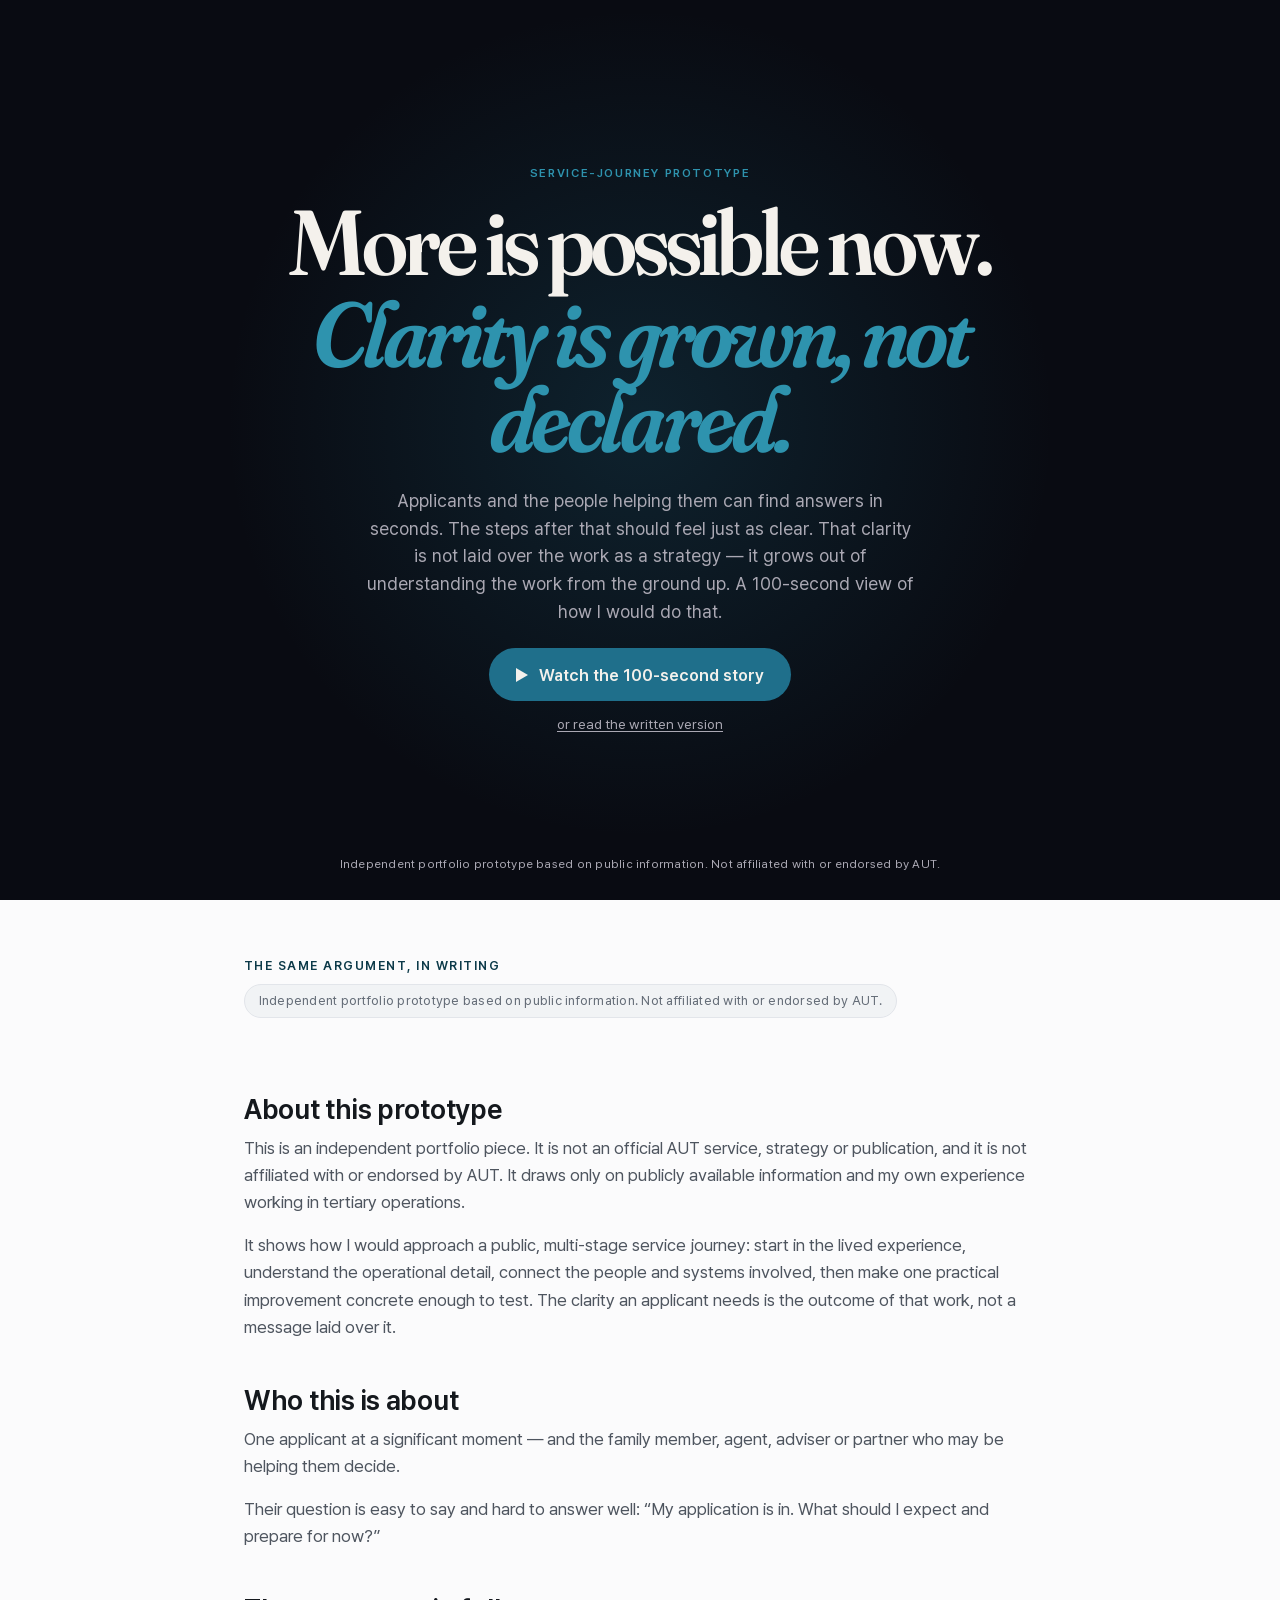
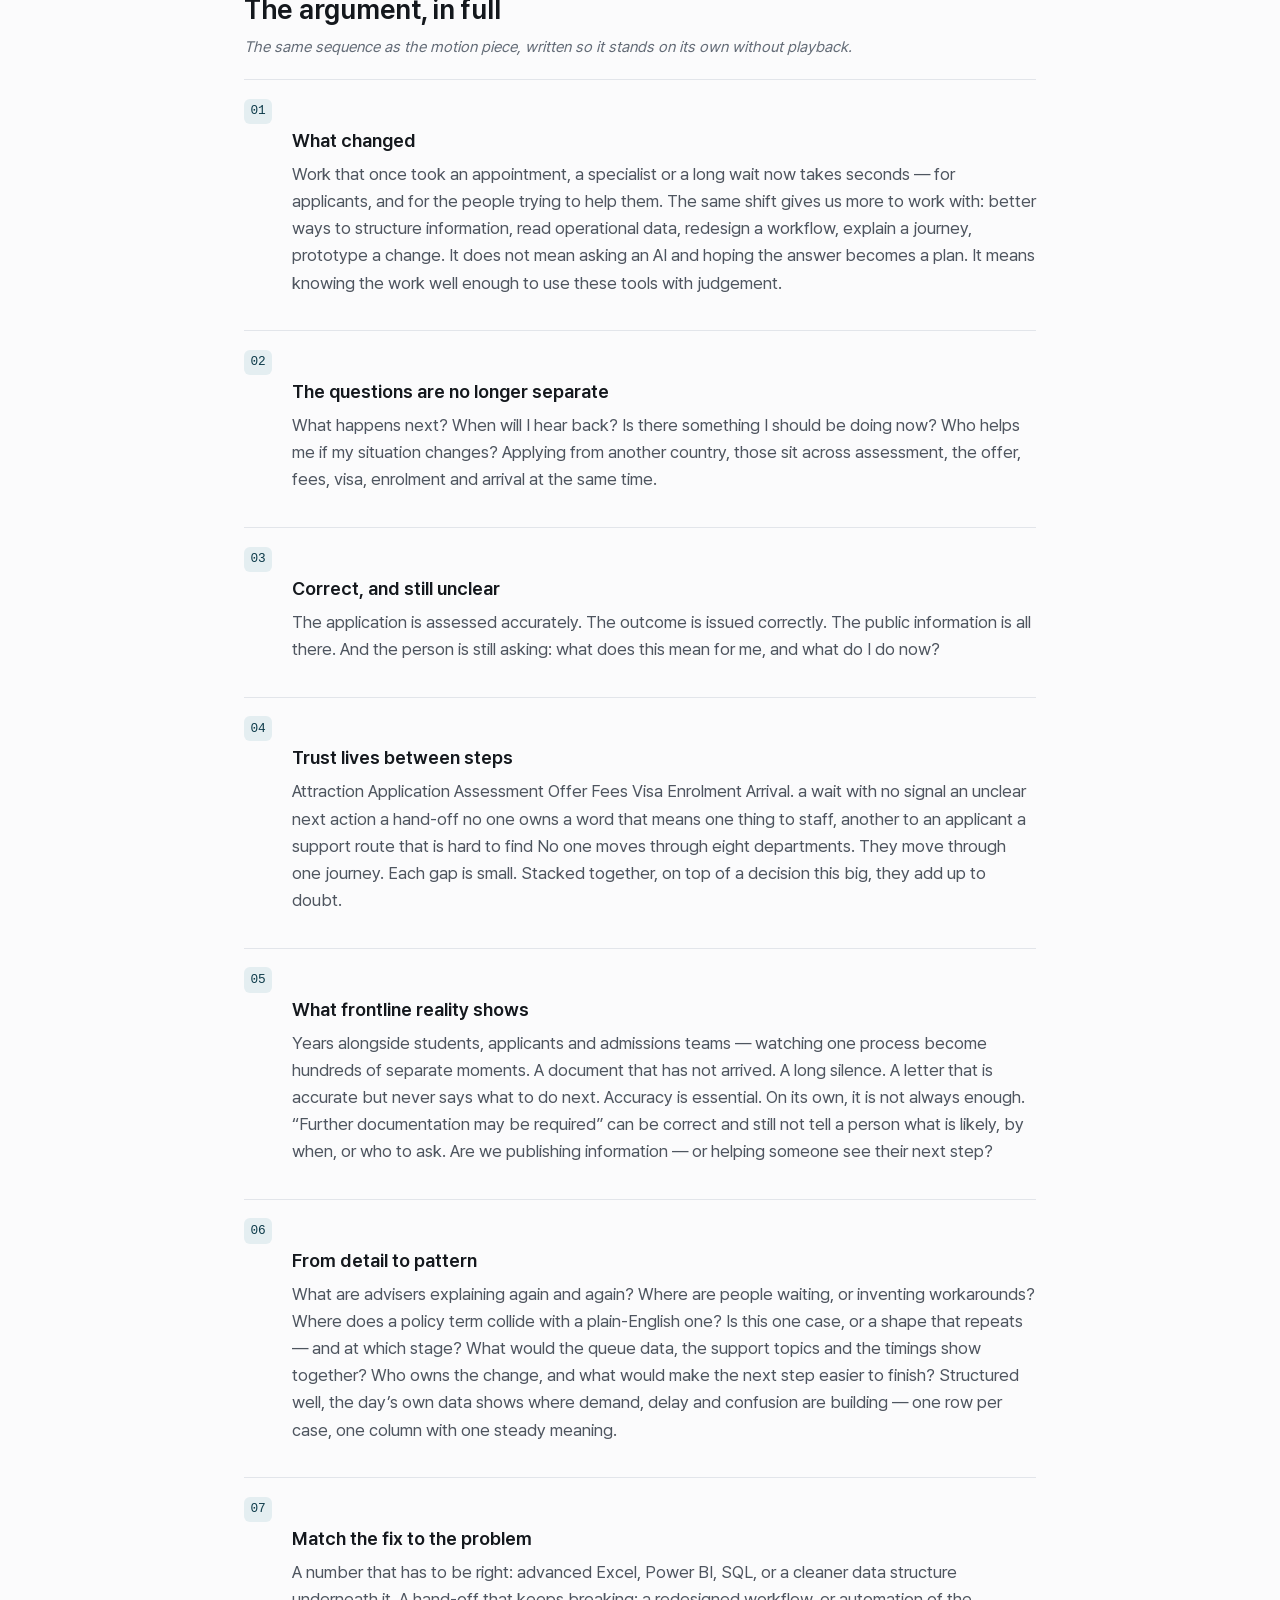
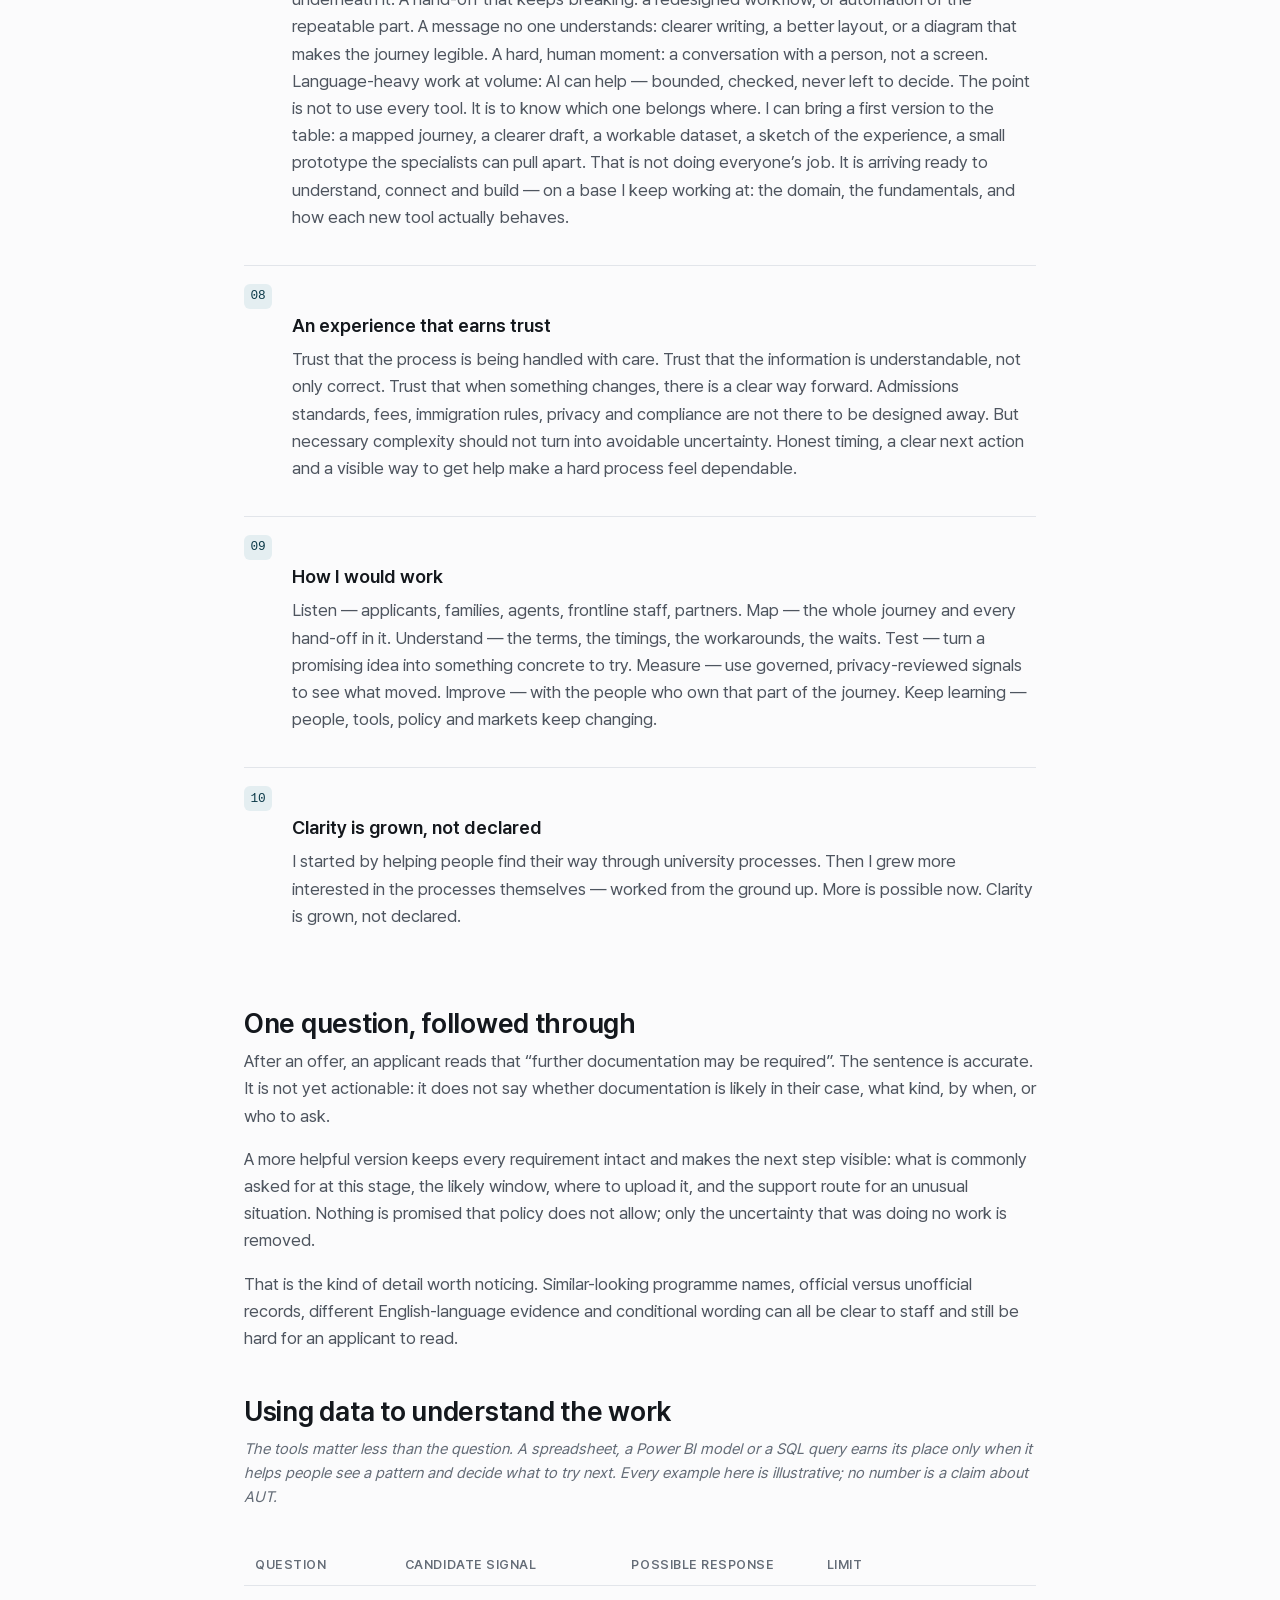
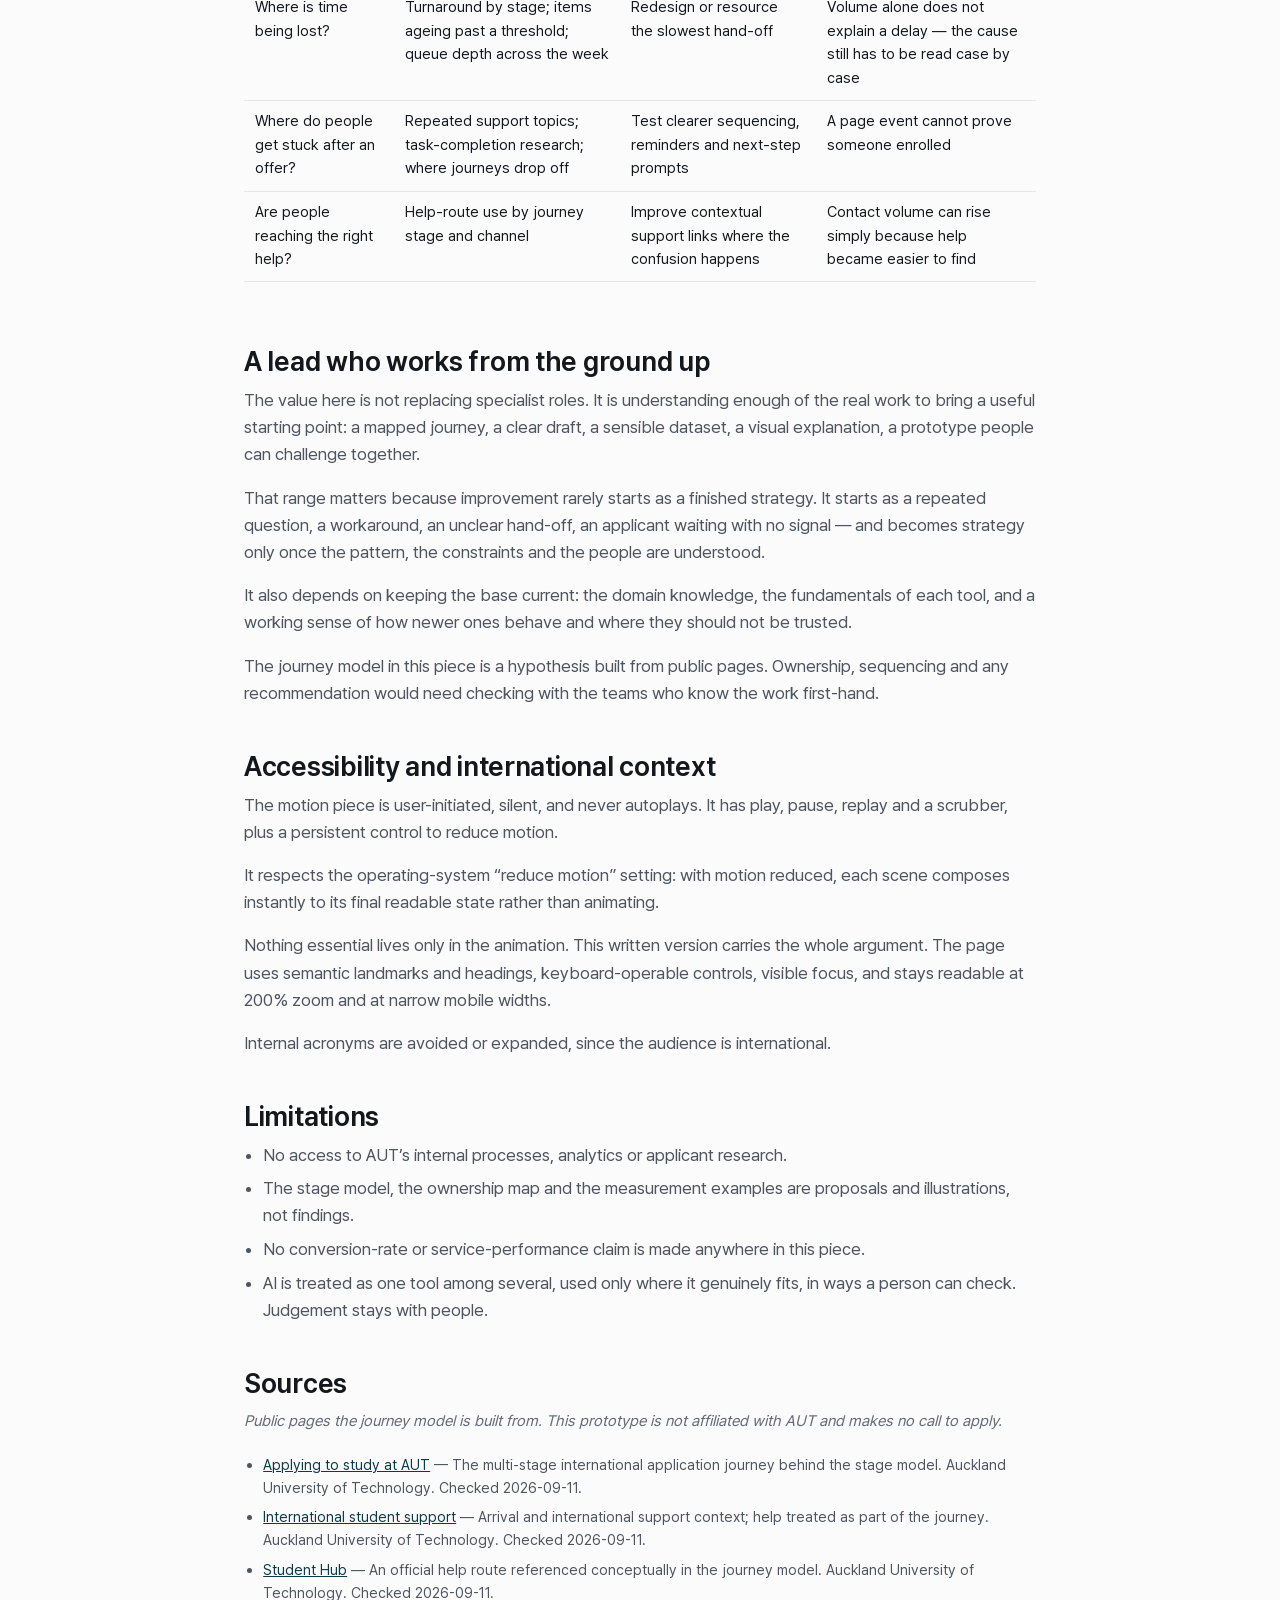
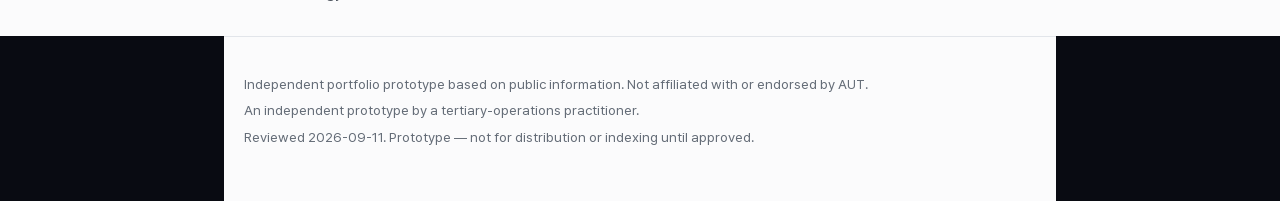
<file: index.html>
<!doctype html>
<html lang="en">
<head>
<meta charset="utf-8">
<meta name="viewport" content="width=device-width, initial-scale=1, viewport-fit=cover">
<meta name="robots" content="noindex">
<title>Making the next step clear</title>
<meta name="description" content="An independent portfolio prototype about a public service journey — how one person who understands the work can now shape data, process, wording and design to make the next step clearer for applicants and everyone helping them. Not affiliated with or endorsed by AUT.">
<link rel="stylesheet" href="styles.css">
<link rel="stylesheet" href="fonts.css">
</head>
<body>
<a class="skip" href="#read">Skip to the written version</a>
<section id="film">
  <div id="viewport">
    <div id="root" data-w="1280" data-h="720">
      <svg id="spine" viewBox="0 0 1280 720" width="1280" height="720" aria-hidden="true"><g id="spine-cam"><line id="spine-line" x1="108.0" y1="646" x2="1172.0" y2="646"></line><line id="spine-seg" x1="564.0" y1="646" x2="716.0" y2="646"></line><circle class="node" data-i="0" cx="108.0" cy="646" r="6"></circle><circle class="node" data-i="1" cx="260.0" cy="646" r="6"></circle><circle class="node" data-i="2" cx="412.0" cy="646" r="6"></circle><circle class="node" data-i="3" cx="564.0" cy="646" r="6"></circle><circle class="node" data-i="4" cx="716.0" cy="646" r="6"></circle><circle class="node" data-i="5" cx="868.0" cy="646" r="6"></circle><circle class="node" data-i="6" cx="1020.0" cy="646" r="6"></circle><circle class="node" data-i="7" cx="1172.0" cy="646" r="6"></circle><circle id="mover" cx="108.0" cy="646" r="9"></circle></g></svg>
      <div class="scene" data-scene="journey" id="sc-journey"><div class="col col-left"><h2 class="scene-h display-scene" aria-label="What was hard is now possible."><span class="display-line display-roman" aria-hidden="true">What was hard</span><span class="display-line display-accent" aria-hidden="true">is now possible.</span></h2><p class="line" data-i="0">Work that once took an appointment, a specialist or a long wait now takes seconds — for applicants, and for the people trying to help them.</p><p class="line" data-i="1">The same shift gives us more to work with: better ways to structure information, read operational data, redesign a workflow, explain a journey, prototype a change.</p><p class="line" data-i="2">It does not mean asking an AI and hoping the answer becomes a plan. It means knowing the work well enough to use these tools with judgement.</p></div></div>
      <div class="scene" data-scene="questions" id="sc-questions"><div class="col col-left"><h2 class="scene-h word-head" aria-label="So the questions arrive all at once."><span class="word" aria-hidden="true">So</span> <span class="word" aria-hidden="true">the</span> <span class="word" aria-hidden="true">questions</span> <span class="word" aria-hidden="true">arrive</span> <span class="word" aria-hidden="true">all</span> <span class="word" aria-hidden="true">at</span> <span class="word" aria-hidden="true">once.</span></h2><ul class="qlist"><li class="q" data-i="0">What happens next?</li><li class="q" data-i="1">When will I hear back?</li><li class="q" data-i="2">Is there something I should be doing now?</li><li class="q" data-i="3">Who helps me if my situation changes?</li></ul><p class="note">Applying from another country, those sit across assessment, the offer, fees, visa, enrolment and arrival at the same time.</p></div></div>
      <div class="scene" data-scene="task" id="sc-task"><div class="col col-left"><h2 class="scene-h">Every part can be done correctly.</h2><ul class="parts"><li class="part" data-i="0"><span class="tick" aria-hidden="true"></span><span class="pt">The application is assessed accurately.</span></li><li class="part" data-i="1"><span class="tick" aria-hidden="true"></span><span class="pt">The outcome is issued correctly.</span></li><li class="part" data-i="2"><span class="tick" aria-hidden="true"></span><span class="pt">The public information is all there.</span></li></ul><p class="turn">And the person is still asking: what does this mean for me, and what do I do now?</p></div></div>
      <div class="scene" data-scene="between" id="sc-between"><div class="col col-wide"><h2 class="scene-h">The friction lives between the steps.</h2><div class="stages"><span class="stage" data-i="0">Attraction</span><span class="stage" data-i="1">Application</span><span class="stage" data-i="2">Assessment</span><span class="stage" data-i="3">Offer</span><span class="stage" data-i="4">Fees</span><span class="stage" data-i="5">Visa</span><span class="stage" data-i="6">Enrolment</span><span class="stage" data-i="7">Arrival</span></div><p class="stage-note">No one moves through eight departments. They move through one journey.</p><ul class="gaps"><li class="gap" data-i="0">a wait with no signal</li><li class="gap" data-i="1">an unclear next action</li><li class="gap" data-i="2">a hand-off no one owns</li><li class="gap" data-i="3">a word that means one thing to staff, another to an applicant</li><li class="gap" data-i="4">a support route that is hard to find</li></ul><p class="turn">Each gap is small. Stacked together, on top of a decision this big, they add up to doubt.</p></div></div>
      <div class="scene" data-scene="inside" id="sc-inside"><div class="col col-left"><h2 class="scene-h">I know these moments from close to the work.</h2><p class="line" data-i="0">Years alongside students, applicants and admissions teams — watching one process become hundreds of separate moments.</p><p class="line" data-i="1">A document that has not arrived. A long silence. A letter that is accurate but never says what to do next.</p><p class="turn-label">Accurate ≠ actionable</p><p class="turn">Accuracy is essential. On its own, it is not always enough.</p><p class="example">“Further documentation may be required” can be correct and still not tell a person what is likely, by when, or who to ask.</p><p class="ask">Are we publishing information — or helping someone see their next step?</p></div></div>
      <div class="scene" data-scene="view" id="sc-view"><div class="col"><h2 class="scene-h center">Start in the detail. Then find the pattern.</h2><div class="two">  <div class="pane pane-close"><p class="pane-label">Read the work as it is</p><ul class="close-l"><li data-i="0">What are advisers explaining again and again?</li><li data-i="1">Where are people waiting, or inventing workarounds?</li><li data-i="2">Where does a policy term collide with a plain-English one?</li></ul></div>  <div class="pane pane-raise"><p class="pane-label">Turn it into one picture</p><ul class="raise-l"><li data-i="0">Is this one case, or a shape that repeats — and at which stage?</li><li data-i="1">What would the queue data, the support topics and the timings show together?</li><li data-i="2">Who owns the change, and what would make the next step easier to finish?</li></ul></div></div><div class="pattern" aria-hidden="true"><svg class="pattern-svg" viewBox="0 0 920 88"><circle class="pt" cx="58" cy="74" r="3"></circle><circle class="pt" cx="96" cy="69" r="3"></circle><circle class="pt" cx="140" cy="77" r="3"></circle><circle class="pt" cx="182" cy="66" r="3"></circle><circle class="pt" cx="224" cy="72" r="3"></circle><circle class="pt" cx="266" cy="69" r="3"></circle><circle class="pt" cx="310" cy="68" r="3"></circle><circle class="pt" cx="352" cy="63" r="3"></circle><circle class="pt" cx="395" cy="65" r="3"></circle><circle class="pt" cx="438" cy="57" r="3"></circle><circle class="pt" cx="480" cy="61" r="3"></circle><circle class="pt" cx="523" cy="53" r="3"></circle><circle class="pt" cx="566" cy="58" r="3"></circle><circle class="pt" cx="610" cy="48" r="3"></circle><circle class="pt" cx="652" cy="51" r="3"></circle><circle class="pt" cx="695" cy="43" r="3"></circle><circle class="pt" cx="738" cy="43" r="3"></circle><circle class="pt" cx="782" cy="39" r="3"></circle><circle class="pt" cx="826" cy="36" r="3"></circle><circle class="pt" cx="868" cy="34" r="3"></circle><circle class="pt" cx="210" cy="27" r="3"></circle><circle class="pt" cx="505" cy="85" r="3"></circle><path class="trend" d="M 30 78 L 153 70 L 276 73 L 399 60 L 522 57 L 645 46 L 768 40 L 890 31"></path></svg></div><p class="note center">Structured well, the day’s own data shows where demand, delay and confusion are building — one row per case, one column with one steady meaning.</p></div></div>
      <div class="scene" data-scene="interventions" id="sc-interventions"><div class="col col-wide"><h2 class="scene-h word-head" aria-label="Match the fix to the problem."><span class="word" aria-hidden="true">Match</span> <span class="word" aria-hidden="true">the</span> <span class="word" aria-hidden="true">fix</span> <span class="word" aria-hidden="true">to</span> <span class="word" aria-hidden="true">the</span> <span class="word" aria-hidden="true">problem.</span></h2><ul class="opts"><li class="opt" data-i="0"><span class="spoke" aria-hidden="true"></span><span class="ot">A number that has to be right: advanced Excel, Power BI, SQL, or a cleaner data structure underneath it.</span></li><li class="opt" data-i="1"><span class="spoke" aria-hidden="true"></span><span class="ot">A hand-off that keeps breaking: a redesigned workflow, or automation of the repeatable part.</span></li><li class="opt" data-i="2"><span class="spoke" aria-hidden="true"></span><span class="ot">A message no one understands: clearer writing, a better layout, or a diagram that makes the journey legible.</span></li><li class="opt" data-i="3"><span class="spoke" aria-hidden="true"></span><span class="ot">A hard, human moment: a conversation with a person, not a screen.</span></li><li class="opt" data-i="4"><span class="spoke" aria-hidden="true"></span><span class="ot">Language-heavy work at volume: AI can help — bounded, checked, never left to decide.</span></li></ul><p class="skill">The point is not to use every tool. It is to know which one belongs where.</p><p class="tangible">I can bring a first version to the table: a mapped journey, a clearer draft, a workable dataset, a sketch of the experience, a small prototype the specialists can pull apart.</p><p class="note">That is not doing everyone’s job. It is arriving ready to understand, connect and build — on a base I keep working at: the domain, the fundamentals, and how each new tool actually behaves.</p></div></div>
      <div class="scene" data-scene="trust" id="sc-trust"><div class="col col-left"><h2 class="scene-h word-head" aria-label="In the end, this is about trust."><span class="word" aria-hidden="true">In</span> <span class="word" aria-hidden="true">the</span> <span class="word" aria-hidden="true">end,</span> <span class="word" aria-hidden="true">this</span> <span class="word" aria-hidden="true">is</span> <span class="word" aria-hidden="true">about</span> <span class="word" aria-hidden="true">trust.</span></h2><p class="line">Admissions standards, fees, immigration rules, privacy and compliance are not there to be designed away.</p><p class="line line-2">But necessary complexity should not turn into avoidable uncertainty. Honest timing, a clear next action and a visible way to get help make a hard process feel dependable.</p><ul class="trio"><li data-i="0">Trust that the process is being handled with care.</li><li data-i="1">Trust that the information is understandable, not only correct.</li><li data-i="2">Trust that when something changes, there is a clear way forward.</li></ul></div></div>
      <div class="scene" data-scene="loop" id="sc-loop"><div class="col col-wide"><h2 class="scene-h">How I would work at it.</h2><ol class="steps"><li class="step" data-i="0"><span class="sn">1</span><span class="sl">Listen</span><span class="sd">applicants, families, agents, frontline staff, partners</span></li><li class="step" data-i="1"><span class="sn">2</span><span class="sl">Map</span><span class="sd">the whole journey and every hand-off in it</span></li><li class="step" data-i="2"><span class="sn">3</span><span class="sl">Understand</span><span class="sd">the terms, the timings, the workarounds, the waits</span></li><li class="step" data-i="3"><span class="sn">4</span><span class="sl">Test</span><span class="sd">turn a promising idea into something concrete to try</span></li><li class="step" data-i="4"><span class="sn">5</span><span class="sl">Measure</span><span class="sd">use governed, privacy-reviewed signals to see what moved</span></li><li class="step" data-i="5"><span class="sn">6</span><span class="sl">Improve</span><span class="sd">with the people who own that part of the journey</span></li><li class="step" data-i="6"><span class="sn">7</span><span class="sl">Keep learning</span><span class="sd">people, tools, policy and markets keep changing</span></li></ol><span class="loopback" aria-hidden="true"></span></div></div>
      <div class="scene" data-scene="close" id="sc-close"><div class="col col-center"><p class="line" data-i="0">I started by helping people find their way through university processes.</p><p class="line" data-i="1">Then I grew more interested in the processes themselves — worked from the ground up.</p><p class="coda display-close" aria-label="More is possible now. Clarity is grown, not declared."><span class="display-line display-roman" aria-hidden="true">More is possible now.</span><span class="display-line display-accent" aria-hidden="true">Clarity is grown, not declared.</span></p></div></div>
    </div>
  </div>
  <div id="poster">
    <p class="eyebrow">Service-journey prototype</p>
    <h1 class="poster-title" aria-label="More is possible now. Clarity is grown, not declared."><span class="display-line display-roman" aria-hidden="true">More is possible now.</span><span class="display-line display-accent" aria-hidden="true">Clarity is grown, not declared.</span></h1>
    <p class="dek">Applicants and the people helping them can find answers in seconds. The steps after that should feel just as clear. That clarity is not laid over the work as a strategy — it grows out of understanding the work from the ground up. A 100-second view of how I would do that.</p>
    <button class="play-big" id="play" type="button">Watch the 100-second story</button>
    <a class="poster-read" href="#read">or read the written version</a>
    <p class="disclosure">Independent portfolio prototype based on public information. Not affiliated with or endorsed by AUT.</p>
  </div>
  <div id="controls" hidden>
    <button id="pp" type="button">Play</button>
    <button id="replay" type="button">Replay</button>
    <input id="seek" type="range" min="0" max="1000" value="0" step="1" aria-label="Seek through the story">
    <span id="clock">0.0 / 100 s</span>
    <span id="scene-step" hidden>
      <button id="prev" type="button" aria-label="Previous scene">&larr;</button>
      <span id="scene-n">1 / 10</span>
      <button id="next" type="button" aria-label="Next scene">&rarr;</button>
    </span>
    <button id="rm" type="button" aria-pressed="false">Reduce motion</button>
    <button id="fs" type="button">Full screen</button>
    <span class="spacer"></span>
    <a class="read-link" href="#read">Read the written version</a>
  </div>
  <div id="endcard" hidden>
    <p class="end-h" aria-label="More is possible now. Clarity is grown, not declared."><span class="display-line display-roman" aria-hidden="true">More is possible now.</span><span class="display-line display-accent" aria-hidden="true">Clarity is grown, not declared.</span></p>
    <p class="cta-note">Independent portfolio prototype based on public information. Not affiliated with or endorsed by AUT.</p>
    <div class="end-row">
      <button id="replay2" type="button">Replay</button>
      <a href="#read">Read the written version</a>
    </div>
  </div>
  <noscript><p style="position:absolute;left:0;right:0;bottom:3.5rem;z-index:22;text-align:center;
    color:var(--ink-faint);font-size:.8rem;margin:0;padding:0 1rem">
    This 100-second story plays with JavaScript enabled. The written version is below.</p></noscript>
</section>
<main id="read">
  <div class="wrap">
    <p class="read-intro">The same argument, in writing</p>
    <p class="disclosure">Independent portfolio prototype based on public information. Not affiliated with or endorsed by AUT.</p>
<article id="case">
  <h2>About this prototype</h2><p>This is an independent portfolio piece. It is not an official AUT service, strategy or publication, and it is not affiliated with or endorsed by AUT. It draws only on publicly available information and my own experience working in tertiary operations.</p><p>It shows how I would approach a public, multi-stage service journey: start in the lived experience, understand the operational detail, connect the people and systems involved, then make one practical improvement concrete enough to test. The clarity an applicant needs is the outcome of that work, not a message laid over it.</p>
  <h2>Who this is about</h2><p>One applicant at a significant moment — and the family member, agent, adviser or partner who may be helping them decide.</p><p>Their question is easy to say and hard to answer well: “My application is in. What should I expect and prepare for now?”</p>
  <h2>The argument, in full</h2>
  <p class="lead-note">The same sequence as the motion piece, written so it stands on its own without playback.</p>
  <ol class="arc"><li><h3>What changed</h3><p>Work that once took an appointment, a specialist or a long wait now takes seconds — for applicants, and for the people trying to help them. The same shift gives us more to work with: better ways to structure information, read operational data, redesign a workflow, explain a journey, prototype a change. It does not mean asking an AI and hoping the answer becomes a plan. It means knowing the work well enough to use these tools with judgement.</p></li><li><h3>The questions are no longer separate</h3><p>What happens next? When will I hear back? Is there something I should be doing now? Who helps me if my situation changes? Applying from another country, those sit across assessment, the offer, fees, visa, enrolment and arrival at the same time.</p></li><li><h3>Correct, and still unclear</h3><p>The application is assessed accurately. The outcome is issued correctly. The public information is all there. And the person is still asking: what does this mean for me, and what do I do now?</p></li><li><h3>Trust lives between steps</h3><p>Attraction Application Assessment Offer Fees Visa Enrolment Arrival. a wait with no signal an unclear next action a hand-off no one owns a word that means one thing to staff, another to an applicant a support route that is hard to find No one moves through eight departments. They move through one journey. Each gap is small. Stacked together, on top of a decision this big, they add up to doubt.</p></li><li><h3>What frontline reality shows</h3><p>Years alongside students, applicants and admissions teams — watching one process become hundreds of separate moments. A document that has not arrived. A long silence. A letter that is accurate but never says what to do next. Accuracy is essential. On its own, it is not always enough. “Further documentation may be required” can be correct and still not tell a person what is likely, by when, or who to ask. Are we publishing information — or helping someone see their next step?</p></li><li><h3>From detail to pattern</h3><p>What are advisers explaining again and again? Where are people waiting, or inventing workarounds? Where does a policy term collide with a plain-English one? Is this one case, or a shape that repeats — and at which stage? What would the queue data, the support topics and the timings show together? Who owns the change, and what would make the next step easier to finish? Structured well, the day’s own data shows where demand, delay and confusion are building — one row per case, one column with one steady meaning.</p></li><li><h3>Match the fix to the problem</h3><p>A number that has to be right: advanced Excel, Power BI, SQL, or a cleaner data structure underneath it. A hand-off that keeps breaking: a redesigned workflow, or automation of the repeatable part. A message no one understands: clearer writing, a better layout, or a diagram that makes the journey legible. A hard, human moment: a conversation with a person, not a screen. Language-heavy work at volume: AI can help — bounded, checked, never left to decide. The point is not to use every tool. It is to know which one belongs where. I can bring a first version to the table: a mapped journey, a clearer draft, a workable dataset, a sketch of the experience, a small prototype the specialists can pull apart. That is not doing everyone’s job. It is arriving ready to understand, connect and build — on a base I keep working at: the domain, the fundamentals, and how each new tool actually behaves.</p></li><li><h3>An experience that earns trust</h3><p>Trust that the process is being handled with care. Trust that the information is understandable, not only correct. Trust that when something changes, there is a clear way forward. Admissions standards, fees, immigration rules, privacy and compliance are not there to be designed away. But necessary complexity should not turn into avoidable uncertainty. Honest timing, a clear next action and a visible way to get help make a hard process feel dependable.</p></li><li><h3>How I would work</h3><p>Listen — applicants, families, agents, frontline staff, partners. Map — the whole journey and every hand-off in it. Understand — the terms, the timings, the workarounds, the waits. Test — turn a promising idea into something concrete to try. Measure — use governed, privacy-reviewed signals to see what moved. Improve — with the people who own that part of the journey. Keep learning — people, tools, policy and markets keep changing.</p></li><li><h3>Clarity is grown, not declared</h3><p>I started by helping people find their way through university processes. Then I grew more interested in the processes themselves — worked from the ground up. More is possible now. Clarity is grown, not declared.</p></li></ol>
  <h2>One question, followed through</h2><p>After an offer, an applicant reads that “further documentation may be required”. The sentence is accurate. It is not yet actionable: it does not say whether documentation is likely in their case, what kind, by when, or who to ask.</p><p>A more helpful version keeps every requirement intact and makes the next step visible: what is commonly asked for at this stage, the likely window, where to upload it, and the support route for an unusual situation. Nothing is promised that policy does not allow; only the uncertainty that was doing no work is removed.</p><p>That is the kind of detail worth noticing. Similar-looking programme names, official versus unofficial records, different English-language evidence and conditional wording can all be clear to staff and still be hard for an applicant to read.</p>
  <h2>Using data to understand the work</h2>
  <p class="lead-note">The tools matter less than the question. A spreadsheet, a Power BI model or a SQL query earns its place only when it helps people see a pattern and decide what to try next. Every example here is illustrative; no number is a claim about AUT.</p>
  <div class="mtree-wrap"><table class="mtree">
    <thead><tr><th>Question</th><th>Candidate signal</th><th>Possible response</th><th>Limit</th></tr></thead>
    <tbody><tr><td>Where is time being lost?</td><td>Turnaround by stage; items ageing past a threshold; queue depth across the week</td><td>Redesign or resource the slowest hand-off</td><td>Volume alone does not explain a delay — the cause still has to be read case by case</td></tr><tr><td>Where do people get stuck after an offer?</td><td>Repeated support topics; task-completion research; where journeys drop off</td><td>Test clearer sequencing, reminders and next-step prompts</td><td>A page event cannot prove someone enrolled</td></tr><tr><td>Are people reaching the right help?</td><td>Help-route use by journey stage and channel</td><td>Improve contextual support links where the confusion happens</td><td>Contact volume can rise simply because help became easier to find</td></tr></tbody>
  </table></div>
  <h2>A lead who works from the ground up</h2><p>The value here is not replacing specialist roles. It is understanding enough of the real work to bring a useful starting point: a mapped journey, a clear draft, a sensible dataset, a visual explanation, a prototype people can challenge together.</p><p>That range matters because improvement rarely starts as a finished strategy. It starts as a repeated question, a workaround, an unclear hand-off, an applicant waiting with no signal — and becomes strategy only once the pattern, the constraints and the people are understood.</p><p>It also depends on keeping the base current: the domain knowledge, the fundamentals of each tool, and a working sense of how newer ones behave and where they should not be trusted.</p><p>The journey model in this piece is a hypothesis built from public pages. Ownership, sequencing and any recommendation would need checking with the teams who know the work first-hand.</p>
  <h2>Accessibility and international context</h2><p>The motion piece is user-initiated, silent, and never autoplays. It has play, pause, replay and a scrubber, plus a persistent control to reduce motion.</p><p>It respects the operating-system “reduce motion” setting: with motion reduced, each scene composes instantly to its final readable state rather than animating.</p><p>Nothing essential lives only in the animation. This written version carries the whole argument. The page uses semantic landmarks and headings, keyboard-operable controls, visible focus, and stays readable at 200% zoom and at narrow mobile widths.</p><p>Internal acronyms are avoided or expanded, since the audience is international.</p>
  <h2>Limitations</h2>
  <ul class="plain"><li>No access to AUT’s internal processes, analytics or applicant research.</li><li>The stage model, the ownership map and the measurement examples are proposals and illustrations, not findings.</li><li>No conversion-rate or service-performance claim is made anywhere in this piece.</li><li>AI is treated as one tool among several, used only where it genuinely fits, in ways a person can check. Judgement stays with people.</li></ul>
  <div class="sources">
    <h2>Sources</h2>
    <p class="lead-note">Public pages the journey model is built from. This prototype is not affiliated with AUT and makes no call to apply.</p>
    <ul class="plain"><li><a href="https://www.aut.ac.nz/study/applying" rel="noopener noreferrer" target="_blank">Applying to study at AUT</a> — The multi-stage international application journey behind the stage model. <span>Auckland University of Technology. Checked 2026-09-11.</span></li><li><a href="https://www.aut.ac.nz/international/international-student-support" rel="noopener noreferrer" target="_blank">International student support</a> — Arrival and international support context; help treated as part of the journey. <span>Auckland University of Technology. Checked 2026-09-11.</span></li><li><a href="https://www.aut.ac.nz/student-life/support-services/student-hub" rel="noopener noreferrer" target="_blank">Student Hub</a> — An official help route referenced conceptually in the journey model. <span>Auckland University of Technology. Checked 2026-09-11.</span></li></ul>
  </div>
</article>
  </div>
</main>
<footer>
  <p>Independent portfolio prototype based on public information. Not affiliated with or endorsed by AUT.</p>
  <p>An independent prototype by a tertiary-operations practitioner.</p>
  <p>Reviewed 2026-09-11. Prototype — not for distribution or indexing until approved.</p>
</footer>
<script>/*!
 * GSAP 3.15.0
 * https://gsap.com
 *
 * @license Copyright 2026, GreenSock. All rights reserved.
 * Subject to the terms at https://gsap.com/standard-license.
 * @author: Jack Doyle, jack@greensock.com
 */

!function(t,e){"object"==typeof exports&&"undefined"!=typeof module?e(exports):"function"==typeof define&&define.amd?define(["exports"],e):e((t=t||self).window=t.window||{})}(this,function(e){"use strict";function _inheritsLoose(t,e){t.prototype=Object.create(e.prototype),(t.prototype.constructor=t).__proto__=e}function _assertThisInitialized(t){if(void 0===t)throw new ReferenceError("this hasn't been initialised - super() hasn't been called");return t}function r(t){return"string"==typeof t}function s(t){return"function"==typeof t}function t(t){return"number"==typeof t}function u(t){return void 0===t}function v(t){return"object"==typeof t}function w(t){return!1!==t}function x(){return"undefined"!=typeof window}function y(t){return s(t)||r(t)}function R(t){return(i=bt(t,ht))&&Fe}function S(t,e){return console.warn("Invalid property",t,"set to",e,"Missing plugin? gsap.registerPlugin()")}function T(t,e){return!e&&console.warn(t)}function U(t,e){return t&&(ht[t]=e)&&i&&(i[t]=e)||ht}function V(){return 0}function ga(t){var e,r,i=t[0];if(v(i)||s(i)||(t=[t]),!(e=(i._gsap||{}).harness)){for(r=yt.length;r--&&!yt[r].targetTest(i););e=yt[r]}for(r=t.length;r--;)t[r]&&(t[r]._gsap||(t[r]._gsap=new Xt(t[r],e)))||t.splice(r,1);return t}function ha(t){return t._gsap||ga(Pt(t))[0]._gsap}function ia(t,e,r){return(r=t[e])&&s(r)?t[e]():u(r)&&t.getAttribute&&t.getAttribute(e)||r}function ja(t,e){return(t=t.split(",")).forEach(e)||t}function ka(t){return Math.round(1e5*t)/1e5||0}function la(t){return Math.round(1e7*t)/1e7||0}function ma(t,e){var r=e.charAt(0),i=parseFloat(e.substr(2));return t=parseFloat(t),"+"===r?t+i:"-"===r?t-i:"*"===r?t*i:t/i}function na(t,e){for(var r=e.length,i=0;t.indexOf(e[i])<0&&++i<r;);return i<r}function oa(){var t,e,r=pt.length,i=pt.slice(0);for(_t={},t=pt.length=0;t<r;t++)(e=i[t])&&e._lazy&&(e.render(e._lazy[0],e._lazy[1],!0)._lazy=0)}function pa(t){return!!(t._initted||t._startAt||t.add)}function qa(t,e,r,i){pt.length&&!I&&oa(),t.render(e,r,i||!!(I&&e<0&&pa(t))),pt.length&&!I&&oa()}function ra(t){var e=parseFloat(t);return(e||0===e)&&(t+"").match(ot).length<2?e:r(t)?t.trim():t}function sa(t){return t}function ta(t,e){for(var r in e)r in t||(t[r]=e[r]);return t}function wa(t,e){for(var r in e)"__proto__"!==r&&"constructor"!==r&&"prototype"!==r&&(t[r]=v(e[r])?wa(t[r]||(t[r]={}),e[r]):e[r]);return t}function xa(t,e){var r,i={};for(r in t)r in e||(i[r]=t[r]);return i}function ya(t){var e=t.parent||L,r=t.keyframes?function _setKeyframeDefaults(i){return function(t,e){for(var r in e)r in t||"duration"===r&&i||"ease"===r||(t[r]=e[r])}}(K(t.keyframes)):ta;if(w(t.inherit))for(;e;)r(t,e.vars.defaults),e=e.parent||e._dp;return t}function Aa(t,e,r,i,n){void 0===r&&(r="_first"),void 0===i&&(i="_last");var a,s=t[i];if(n)for(a=e[n];s&&s[n]>a;)s=s._prev;return s?(e._next=s._next,s._next=e):(e._next=t[r],t[r]=e),e._next?e._next._prev=e:t[i]=e,e._prev=s,e.parent=e._dp=t,e}function Ba(t,e,r,i){void 0===r&&(r="_first"),void 0===i&&(i="_last");var n=e._prev,a=e._next;n?n._next=a:t[r]===e&&(t[r]=a),a?a._prev=n:t[i]===e&&(t[i]=n),e._next=e._prev=e.parent=null}function Ca(t,e){t.parent&&(!e||t.parent.autoRemoveChildren)&&t.parent.remove&&t.parent.remove(t),t._act=0}function Da(t,e){if(t&&(!e||e._end>t._dur||e._start<0))for(var r=t;r;)r._dirty=1,r=r.parent;return t}function Fa(t,e,r,i){return t._startAt&&(I?t._startAt.revert(ft):t.vars.immediateRender&&!t.vars.autoRevert||t._startAt.render(e,!0,i))}function Ha(t){return t._repeat?wt(t._tTime,t=t.duration()+t._rDelay)*t:0}function Ja(t,e){return(t-e._start)*e._ts+(0<=e._ts?0:e._dirty?e.totalDuration():e._tDur)}function Ka(t){return t._end=la(t._start+(t._tDur/Math.abs(t._ts||t._rts||q)||0))}function La(t,e){var r=t._dp;return r&&r.smoothChildTiming&&t._ts&&(t._start=la(r._time-(0<t._ts?e/t._ts:((t._dirty?t.totalDuration():t._tDur)-e)/-t._ts)),Ka(t),r._dirty||Da(r,t)),t}function Ma(t,e){var r;if((e._time||!e._dur&&e._initted||e._start<t._time&&(e._dur||!e.add))&&(r=Ja(t.rawTime(),e),(!e._dur||Mt(0,e.totalDuration(),r)-e._tTime>q)&&e.render(r,!0)),Da(t,e)._dp&&t._initted&&t._time>=t._dur&&t._ts){if(t._dur<t.duration())for(r=t;r._dp;)0<=r.rawTime()&&r.totalTime(r._tTime),r=r._dp;t._zTime=-q}}function Na(e,r,i,n){return r.parent&&Ca(r),r._start=la((t(i)?i:i||e!==L?Ot(e,i,r):e._time)+r._delay),r._end=la(r._start+(r.totalDuration()/Math.abs(r.timeScale())||0)),Aa(e,r,"_first","_last",e._sort?"_start":0),xt(r)||(e._recent=r),n||Ma(e,r),e._ts<0&&La(e,e._tTime),e}function Oa(t,e){return(ht.ScrollTrigger||S("scrollTrigger",e))&&ht.ScrollTrigger.create(e,t)}function Pa(t,e,r,i,n){return Ht(t,e,n),t._initted?!r&&t._pt&&!I&&(t._dur&&!1!==t.vars.lazy||!t._dur&&t.vars.lazy)&&f!==It.frame?(pt.push(t),t._lazy=[n,i],1):void 0:1}function Ua(t,e,r,i){var n=t._repeat,a=la(e)||0,s=t._tTime/t._tDur;return s&&!i&&(t._time*=a/t._dur),t._dur=a,t._tDur=n?n<0?1e10:la(a*(n+1)+t._rDelay*n):a,0<s&&!i&&La(t,t._tTime=t._tDur*s),t.parent&&Ka(t),r||Da(t.parent,t),t}function Va(t){return t instanceof Gt?Da(t):Ua(t,t._dur)}function Ya(e,r,i){var n,a,s=t(r[1]),o=(s?2:1)+(e<2?0:1),u=r[o];if(s&&(u.duration=r[1]),u.parent=i,e){for(n=u,a=i;a&&!("immediateRender"in n);)n=a.vars.defaults||{},a=w(a.vars.inherit)&&a.parent;u.immediateRender=w(n.immediateRender),e<2?u.runBackwards=1:u.startAt=r[o-1]}return new te(r[0],u,r[1+o])}function Za(t,e){return t||0===t?e(t):e}function _a(t,e){return r(t)&&(e=ut.exec(t))?e[1]:""}function cb(t,e){return t&&v(t)&&"length"in t&&(!e&&!t.length||t.length-1 in t&&v(t[0]))&&!t.nodeType&&t!==h}function fb(r){return r=Pt(r)[0]||T("Invalid scope")||{},function(t){var e=r.current||r.nativeElement||r;return Pt(t,e.querySelectorAll?e:e===r?T("Invalid scope")||a.createElement("div"):r)}}function gb(t){return t.sort(function(){return.5-Math.random()})}function hb(t){if(s(t))return t;var p=v(t)?t:{each:t},_=jt(p.ease),m=p.from||0,g=parseFloat(p.base)||0,y={},e=0<m&&m<1,T=isNaN(m)||e,b=p.axis,w=m,x=m;return r(m)?w=x={center:.5,edges:.5,end:1}[m]||0:!e&&T&&(w=m[0],x=m[1]),function(t,e,r){var i,n,a,s,o,u,h,l,f,c=(r||p).length,d=y[c];if(!d){if(!(f="auto"===p.grid?0:(p.grid||[1,X])[1])){for(h=-X;h<(h=r[f++].getBoundingClientRect().left)&&f<c;);f<c&&f--}for(d=y[c]=[],i=T?Math.min(f,c)*w-.5:m%f,n=f===X?0:T?c*x/f-.5:m/f|0,l=X,u=h=0;u<c;u++)a=u%f-i,s=n-(u/f|0),d[u]=o=b?Math.abs("y"===b?s:a):$(a*a+s*s),h<o&&(h=o),o<l&&(l=o);"random"===m&&gb(d),d.max=h-l,d.min=l,d.v=c=(parseFloat(p.amount)||parseFloat(p.each)*(c<f?c-1:b?"y"===b?c/f:f:Math.max(f,c/f))||0)*("edges"===m?-1:1),d.b=c<0?g-c:g,d.u=_a(p.amount||p.each)||0,_=_&&c<0?Yt(_):_}return c=(d[t]-d.min)/d.max||0,la(d.b+(_?_(c):c)*d.v)+d.u}}function ib(i){var n=Math.pow(10,((i+"").split(".")[1]||"").length);return function(e){var r=la(Math.round(parseFloat(e)/i)*i*n);return(r-r%1)/n+(t(e)?0:_a(e))}}function jb(h,e){var l,f,r=K(h);return!r&&v(h)&&(l=r=h.radius||X,h.values?(h=Pt(h.values),(f=!t(h[0]))&&(l*=l)):h=ib(h.increment)),Za(e,r?s(h)?function(t){return f=h(t),Math.abs(f-t)<=l?f:t}:function(e){for(var r,i,n=parseFloat(f?e.x:e),a=parseFloat(f?e.y:0),s=X,o=0,u=h.length;u--;)(r=f?(r=h[u].x-n)*r+(i=h[u].y-a)*i:Math.abs(h[u]-n))<s&&(s=r,o=u);return o=!l||s<=l?h[o]:e,f||o===e||t(e)?o:o+_a(e)}:ib(h))}function kb(t,e,r,i){return Za(K(t)?!e:!0===r?!!(r=0):!i,function(){return K(t)?t[~~(Math.random()*t.length)]:(r=r||1e-5)&&(i=r<1?Math.pow(10,(r+"").length-2):1)&&Math.floor(Math.round((t-r/2+Math.random()*(e-t+.99*r))/r)*r*i)/i})}function ob(e,r,t){return Za(t,function(t){return e[~~r(t)]})}function rb(t){return t.replace(tt,function(t){var e=t.indexOf("[")+1,r=t.substring(e||7,e?t.indexOf("]"):t.length-1).split(et);return kb(e?r:+r[0],e?0:+r[1],+r[2]||1e-5)})}function ub(t,e,r){var i,n,a,s=t.labels,o=X;for(i in s)(n=s[i]-e)<0==!!r&&n&&o>(n=Math.abs(n))&&(a=i,o=n);return a}function wb(t){return Ca(t),t.scrollTrigger&&t.scrollTrigger.kill(!!I),t.progress()<1&&At(t,"onInterrupt"),t}function zb(t){if(t)if(t=!t.name&&t.default||t,x()||t.headless){var e=t.name,r=s(t),i=e&&!r&&t.init?function(){this._props=[]}:t,n={init:V,render:_e,add:$t,kill:Te,modifier:ve,rawVars:0},a={targetTest:0,get:0,getSetter:ue,aliases:{},register:0};if(Lt(),t!==i){if(mt[e])return;ta(i,ta(xa(t,n),a)),bt(i.prototype,bt(n,xa(t,a))),mt[i.prop=e]=i,t.targetTest&&(yt.push(i),dt[e]=1),e=("css"===e?"CSS":e.charAt(0).toUpperCase()+e.substr(1))+"Plugin"}U(e,i),t.register&&t.register(Fe,i,we)}else Dt.push(t)}function Cb(t,e,r){return(6*(t+=t<0?1:1<t?-1:0)<1?e+(r-e)*t*6:t<.5?r:3*t<2?e+(r-e)*(2/3-t)*6:e)*zt+.5|0}function Db(e,r,i){var n,a,s,o,u,h,l,f,c,d,p=e?t(e)?[e>>16,e>>8&zt,e&zt]:0:Rt.black;if(!p){if(","===e.substr(-1)&&(e=e.substr(0,e.length-1)),Rt[e])p=Rt[e];else if("#"===e.charAt(0)){if(e.length<6&&(e="#"+(n=e.charAt(1))+n+(a=e.charAt(2))+a+(s=e.charAt(3))+s+(5===e.length?e.charAt(4)+e.charAt(4):"")),9===e.length)return[(p=parseInt(e.substr(1,6),16))>>16,p>>8&zt,p&zt,parseInt(e.substr(7),16)/255];p=[(e=parseInt(e.substr(1),16))>>16,e>>8&zt,e&zt]}else if("hsl"===e.substr(0,3))if(p=d=e.match(rt),r){if(~e.indexOf("="))return p=e.match(it),i&&p.length<4&&(p[3]=1),p}else o=+p[0]%360/360,u=p[1]/100,n=2*(h=p[2]/100)-(a=h<=.5?h*(u+1):h+u-h*u),3<p.length&&(p[3]*=1),p[0]=Cb(o+1/3,n,a),p[1]=Cb(o,n,a),p[2]=Cb(o-1/3,n,a);else p=e.match(rt)||Rt.transparent;p=p.map(Number)}return r&&!d&&(n=p[0]/zt,a=p[1]/zt,s=p[2]/zt,h=((l=Math.max(n,a,s))+(f=Math.min(n,a,s)))/2,l===f?o=u=0:(c=l-f,u=.5<h?c/(2-l-f):c/(l+f),o=l===n?(a-s)/c+(a<s?6:0):l===a?(s-n)/c+2:(n-a)/c+4,o*=60),p[0]=~~(o+.5),p[1]=~~(100*u+.5),p[2]=~~(100*h+.5)),i&&p.length<4&&(p[3]=1),p}function Eb(t){var r=[],i=[],n=-1;return t.split(Et).forEach(function(t){var e=t.match(nt)||[];r.push.apply(r,e),i.push(n+=e.length+1)}),r.c=i,r}function Fb(t,e,r){var i,n,a,s,o="",u=(t+o).match(Et),h=e?"hsla(":"rgba(",l=0;if(!u)return t;if(u=u.map(function(t){return(t=Db(t,e,1))&&h+(e?t[0]+","+t[1]+"%,"+t[2]+"%,"+t[3]:t.join(","))+")"}),r&&(a=Eb(t),(i=r.c).join(o)!==a.c.join(o)))for(s=(n=t.replace(Et,"1").split(nt)).length-1;l<s;l++)o+=n[l]+(~i.indexOf(l)?u.shift()||h+"0,0,0,0)":(a.length?a:u.length?u:r).shift());if(!n)for(s=(n=t.split(Et)).length-1;l<s;l++)o+=n[l]+u[l];return o+n[s]}function Ib(t){var e,r=t.join(" ");if(Et.lastIndex=0,Et.test(r))return e=Ft.test(r),t[1]=Fb(t[1],e),t[0]=Fb(t[0],e,Eb(t[1])),!0}function Rb(t){var e=(t+"").split("("),r=Bt[e[0]];return r&&1<e.length&&r.config?r.config.apply(null,~t.indexOf("{")?[function _parseObjectInString(t){for(var e,r,i,n={},a=t.substr(1,t.length-3).split(":"),s=a[0],o=1,u=a.length;o<u;o++)r=a[o],e=o!==u-1?r.lastIndexOf(","):r.length,i=r.substr(0,e),n[s]=isNaN(i)?i.replace(Ut,"").trim():+i,s=r.substr(e+1).trim();return n}(e[1])]:function _valueInParentheses(t){var e=t.indexOf("(")+1,r=t.indexOf(")"),i=t.indexOf("(",e);return t.substring(e,~i&&i<r?t.indexOf(")",r+1):r)}(t).split(",").map(ra)):Bt._CE&&Nt.test(t)?Bt._CE("",t):r}function Ub(t,e,r,i){void 0===r&&(r=function easeOut(t){return 1-e(1-t)}),void 0===i&&(i=function easeInOut(t){return t<.5?e(2*t)/2:1-e(2*(1-t))/2});var n,a={easeIn:e,easeOut:r,easeInOut:i};return ja(t,function(t){for(var e in Bt[t]=ht[t]=a,Bt[n=t.toLowerCase()]=r,a)Bt[n+("easeIn"===e?".in":"easeOut"===e?".out":".inOut")]=Bt[t+"."+e]=a[e]}),a}function Vb(e){return function(t){return t<.5?(1-e(1-2*t))/2:.5+e(2*(t-.5))/2}}function Wb(r,t,e){function Gm(t){return 1===t?1:i*Math.pow(2,-10*t)*Q((t-a)*n)+1}var i=1<=t?t:1,n=(e||(r?.3:.45))/(t<1?t:1),a=n/G*(Math.asin(1/i)||0),s="out"===r?Gm:"in"===r?function(t){return 1-Gm(1-t)}:Vb(Gm);return n=G/n,s.config=function(t,e){return Wb(r,t,e)},s}function Xb(e,r){function Om(t){return t?--t*t*((r+1)*t+r)+1:0}void 0===r&&(r=1.70158);var t="out"===e?Om:"in"===e?function(t){return 1-Om(1-t)}:Vb(Om);return t.config=function(t){return Xb(e,t)},t}var F,I,l,L,h,n,a,i,o,f,c,d,p,_,m,g,b,k,O,M,C,P,A,D,z,E,B,N,Y={autoSleep:120,force3D:"auto",nullTargetWarn:1,units:{lineHeight:""}},j={duration:.5,overwrite:!1,delay:0},X=1e8,q=1/X,G=2*Math.PI,Z=G/4,W=0,$=Math.sqrt,H=Math.cos,Q=Math.sin,J="function"==typeof ArrayBuffer&&ArrayBuffer.isView||function(){},K=Array.isArray,tt=/random\([^)]+\)/g,et=/,\s*/g,rt=/(?:-?\.?\d|\.)+/gi,it=/[-+=.]*\d+[.e\-+]*\d*[e\-+]*\d*/g,nt=/[-+=.]*\d+[.e-]*\d*[a-z%]*/g,at=/[-+=.]*\d+\.?\d*(?:e-|e\+)?\d*/gi,st=/[+-]=-?[.\d]+/,ot=/[^,'"\[\]\s]+/gi,ut=/^[+\-=e\s\d]*\d+[.\d]*([a-z]*|%)\s*$/i,ht={},lt={suppressEvents:!0,isStart:!0,kill:!1},ft={suppressEvents:!0,kill:!1},ct={suppressEvents:!0},dt={},pt=[],_t={},mt={},gt={},vt=30,yt=[],Tt="",bt=function _merge(t,e){for(var r in e)t[r]=e[r];return t},wt=function _animationCycle(t,e){var r=Math.floor(t=la(t/e));return t&&r===t?r-1:r},xt=function _isFromOrFromStart(t){var e=t.data;return"isFromStart"===e||"isStart"===e},kt={_start:0,endTime:V,totalDuration:V},Ot=function _parsePosition(t,e,i){var n,a,s,o=t.labels,u=t._recent||kt,h=t.duration()>=X?u.endTime(!1):t._dur;return r(e)&&(isNaN(e)||e in o)?(a=e.charAt(0),s="%"===e.substr(-1),n=e.indexOf("="),"<"===a||">"===a?(0<=n&&(e=e.replace(/=/,"")),("<"===a?u._start:u.endTime(0<=u._repeat))+(parseFloat(e.substr(1))||0)*(s?(n<0?u:i).totalDuration()/100:1)):n<0?(e in o||(o[e]=h),o[e]):(a=parseFloat(e.charAt(n-1)+e.substr(n+1)),s&&i&&(a=a/100*(K(i)?i[0]:i).totalDuration()),1<n?_parsePosition(t,e.substr(0,n-1),i)+a:h+a)):null==e?h:+e},Mt=function _clamp(t,e,r){return r<t?t:e<r?e:r},Ct=[].slice,Pt=function toArray(t,e,i){return l&&!e&&l.selector?l.selector(t):!r(t)||i||!n&&Lt()?K(t)?function _flatten(t,e,i){return void 0===i&&(i=[]),t.forEach(function(t){return r(t)&&!e||cb(t,1)?i.push.apply(i,Pt(t)):i.push(t)})||i}(t,i):cb(t)?Ct.call(t,0):t?[t]:[]:Ct.call((e||a).querySelectorAll(t),0)},St=function mapRange(e,t,r,i,n){var a=t-e,s=i-r;return Za(n,function(t){return r+((t-e)/a*s||0)})},At=function _callback(t,e,r){var i,n,a,s=t.vars,o=s[e],u=l,h=t._ctx;if(o)return i=s[e+"Params"],n=s.callbackScope||t,r&&pt.length&&oa(),h&&(l=h),a=i?o.apply(n,i):o.call(n),l=u,a},Dt=[],zt=255,Rt={aqua:[0,zt,zt],lime:[0,zt,0],silver:[192,192,192],black:[0,0,0],maroon:[128,0,0],teal:[0,128,128],blue:[0,0,zt],navy:[0,0,128],white:[zt,zt,zt],olive:[128,128,0],yellow:[zt,zt,0],orange:[zt,165,0],gray:[128,128,128],purple:[128,0,128],green:[0,128,0],red:[zt,0,0],pink:[zt,192,203],cyan:[0,zt,zt],transparent:[zt,zt,zt,0]},Et=function(){var t,e="(?:\\b(?:(?:rgb|rgba|hsl|hsla)\\(.+?\\))|\\B#(?:[0-9a-f]{3,4}){1,2}\\b";for(t in Rt)e+="|"+t+"\\b";return new RegExp(e+")","gi")}(),Ft=/hsl[a]?\(/,It=(O=Date.now,M=500,C=33,P=O(),A=P,z=D=1e3/240,g={time:0,frame:0,tick:function tick(){zl(!0)},deltaRatio:function deltaRatio(t){return b/(1e3/(t||60))},wake:function wake(){o&&(!n&&x()&&(h=n=window,a=h.document||{},ht.gsap=Fe,(h.gsapVersions||(h.gsapVersions=[])).push(Fe.version),R(i||h.GreenSockGlobals||!h.gsap&&h||{}),Dt.forEach(zb)),m="undefined"!=typeof requestAnimationFrame&&requestAnimationFrame,p&&g.sleep(),_=m||function(t){return setTimeout(t,z-1e3*g.time+1|0)},d=1,zl(2))},sleep:function sleep(){(m?cancelAnimationFrame:clearTimeout)(p),d=0,_=V},lagSmoothing:function lagSmoothing(t,e){M=t||1/0,C=Math.min(e||33,M)},fps:function fps(t){D=1e3/(t||240),z=1e3*g.time+D},add:function add(n,t,e){var a=t?function(t,e,r,i){n(t,e,r,i),g.remove(a)}:n;return g.remove(n),E[e?"unshift":"push"](a),Lt(),a},remove:function remove(t,e){~(e=E.indexOf(t))&&E.splice(e,1)&&e<=k&&k--},_listeners:E=[]}),Lt=function _wake(){return!d&&It.wake()},Bt={},Nt=/^[\d.\-M][\d.\-,\s]/,Ut=/["']/g,Yt=function _invertEase(e){return function(t){return 1-e(1-t)}},jt=function _parseEase(t,e){return t&&(s(t)?t:Bt[t]||Rb(t))||e};function zl(t){var e,r,i,n,a=O()-A,s=!0===t;if((M<a||a<0)&&(P+=a-C),(0<(e=(i=(A+=a)-P)-z)||s)&&(n=++g.frame,b=i-1e3*g.time,g.time=i/=1e3,z+=e+(D<=e?4:D-e),r=1),s||(p=_(zl)),r)for(k=0;k<E.length;k++)E[k](i,b,n,t)}function dn(t){return t<N?B*t*t:t<.7272727272727273?B*Math.pow(t-1.5/2.75,2)+.75:t<.9090909090909092?B*(t-=2.25/2.75)*t+.9375:B*Math.pow(t-2.625/2.75,2)+.984375}ja("Linear,Quad,Cubic,Quart,Quint,Strong",function(t,e){var r=e<5?e+1:e;Ub(t+",Power"+(r-1),e?function(t){return Math.pow(t,r)}:function(t){return t},function(t){return 1-Math.pow(1-t,r)},function(t){return t<.5?Math.pow(2*t,r)/2:1-Math.pow(2*(1-t),r)/2})}),Bt.Linear.easeNone=Bt.none=Bt.Linear.easeIn,Ub("Elastic",Wb("in"),Wb("out"),Wb()),B=7.5625,N=1/2.75,Ub("Bounce",function(t){return 1-dn(1-t)},dn),Ub("Expo",function(t){return Math.pow(2,10*(t-1))*t+t*t*t*t*t*t*(1-t)}),Ub("Circ",function(t){return-($(1-t*t)-1)}),Ub("Sine",function(t){return 1===t?1:1-H(t*Z)}),Ub("Back",Xb("in"),Xb("out"),Xb()),Bt.SteppedEase=Bt.steps=ht.SteppedEase={config:function config(t,e){void 0===t&&(t=1);var r=1/t,i=t+(e?0:1),n=e?1:0;return function(t){return((i*Mt(0,.99999999,t)|0)+n)*r}}},j.ease=Bt["quad.out"],ja("onComplete,onUpdate,onStart,onRepeat,onReverseComplete,onInterrupt",function(t){return Tt+=t+","+t+"Params,"});var Vt,Xt=function GSCache(t,e){this.id=W++,(t._gsap=this).target=t,this.harness=e,this.get=e?e.get:ia,this.set=e?e.getSetter:ue},qt=((Vt=Animation.prototype).delay=function delay(t){return t||0===t?(this.parent&&this.parent.smoothChildTiming&&this.startTime(this._start+t-this._delay),this._delay=t,this):this._delay},Vt.duration=function duration(t){return arguments.length?this.totalDuration(0<this._repeat?t+(t+this._rDelay)*this._repeat:t):this.totalDuration()&&this._dur},Vt.totalDuration=function totalDuration(t){return arguments.length?(this._dirty=0,Ua(this,this._repeat<0?t:(t-this._repeat*this._rDelay)/(this._repeat+1))):this._tDur},Vt.totalTime=function totalTime(t,e){if(Lt(),!arguments.length)return this._tTime;var r=this._dp;if(r&&r.smoothChildTiming&&this._ts){for(La(this,t),!r._dp||r.parent||Ma(r,this);r&&r.parent;)r.parent._time!==r._start+(0<=r._ts?r._tTime/r._ts:(r.totalDuration()-r._tTime)/-r._ts)&&r.totalTime(r._tTime,!0),r=r.parent;!this.parent&&this._dp.autoRemoveChildren&&(0<this._ts&&t<this._tDur||this._ts<0&&0<t||!this._tDur&&!t)&&Na(this._dp,this,this._start-this._delay)}return(this._tTime!==t||!this._dur&&!e||this._initted&&Math.abs(this._zTime)===q||!this._initted&&this._dur&&t||!t&&!this._initted&&(this.add||this._ptLookup))&&(this._ts||(this._pTime=t),qa(this,t,e)),this},Vt.time=function time(t,e){return arguments.length?this.totalTime(Math.min(this.totalDuration(),t+Ha(this))%(this._dur+this._rDelay)||(t?this._dur:0),e):this._time},Vt.totalProgress=function totalProgress(t,e){return arguments.length?this.totalTime(this.totalDuration()*t,e):this.totalDuration()?Math.min(1,this._tTime/this._tDur):0<=this.rawTime()&&this._initted?1:0},Vt.progress=function progress(t,e){return arguments.length?this.totalTime(this.duration()*(!this._yoyo||1&this.iteration()?t:1-t)+Ha(this),e):this.duration()?Math.min(1,this._time/this._dur):0<this.rawTime()?1:0},Vt.iteration=function iteration(t,e){var r=this.duration()+this._rDelay;return arguments.length?this.totalTime(this._time+(t-1)*r,e):this._repeat?wt(this._tTime,r)+1:1},Vt.timeScale=function timeScale(t,e){if(!arguments.length)return this._rts===-q?0:this._rts;if(this._rts===t)return this;var r=this.parent&&this._ts?Ja(this.parent._time,this):this._tTime;return this._rts=+t||0,this._ts=this._ps||t===-q?0:this._rts,this.totalTime(Mt(-Math.abs(this._delay),this.totalDuration(),r),!1!==e),Ka(this),function _recacheAncestors(t){for(var e=t.parent;e&&e.parent;)e._dirty=1,e.totalDuration(),e=e.parent;return t}(this)},Vt.paused=function paused(t){return arguments.length?(this._ps!==t&&((this._ps=t)?(this._pTime=this._tTime||Math.max(-this._delay,this.rawTime()),this._ts=this._act=0):(Lt(),this._ts=this._rts,this.totalTime(this.parent&&!this.parent.smoothChildTiming?this.rawTime():this._tTime||this._pTime,1===this.progress()&&Math.abs(this._zTime)!==q&&(this._tTime-=q)))),this):this._ps},Vt.startTime=function startTime(t){if(arguments.length){this._start=la(t);var e=this.parent||this._dp;return!e||!e._sort&&this.parent||Na(e,this,this._start-this._delay),this}return this._start},Vt.endTime=function endTime(t){return this._start+(w(t)?this.totalDuration():this.duration())/Math.abs(this._ts||1)},Vt.rawTime=function rawTime(t){var e=this.parent||this._dp;return e?t&&(!this._ts||this._repeat&&this._time&&this.totalProgress()<1)?this._tTime%(this._dur+this._rDelay):this._ts?Ja(e.rawTime(t),this):this._tTime:this._tTime},Vt.revert=function revert(t){void 0===t&&(t=ct);var e=I;return I=t,pa(this)&&(this.timeline&&this.timeline.revert(t),this.totalTime(-.01,t.suppressEvents)),"nested"!==this.data&&!1!==t.kill&&this.kill(),I=e,this},Vt.globalTime=function globalTime(t){for(var e=this,r=arguments.length?t:e.rawTime();e;)r=e._start+r/(Math.abs(e._ts)||1),e=e._dp;return!this.parent&&this._sat?this._sat.globalTime(t):r},Vt.repeat=function repeat(t){return arguments.length?(this._repeat=t===1/0?-2:t,Va(this)):-2===this._repeat?1/0:this._repeat},Vt.repeatDelay=function repeatDelay(t){if(arguments.length){var e=this._time;return this._rDelay=t,Va(this),e?this.time(e):this}return this._rDelay},Vt.yoyo=function yoyo(t){return arguments.length?(this._yoyo=t,this):this._yoyo},Vt.seek=function seek(t,e){return this.totalTime(Ot(this,t),w(e))},Vt.restart=function restart(t,e){return this.play().totalTime(t?-this._delay:0,w(e)),this._dur||(this._zTime=-q),this},Vt.play=function play(t,e){return null!=t&&this.seek(t,e),this.reversed(!1).paused(!1)},Vt.reverse=function reverse(t,e){return null!=t&&this.seek(t||this.totalDuration(),e),this.reversed(!0).paused(!1)},Vt.pause=function pause(t,e){return null!=t&&this.seek(t,e),this.paused(!0)},Vt.resume=function resume(){return this.paused(!1)},Vt.reversed=function reversed(t){return arguments.length?(!!t!==this.reversed()&&this.timeScale(-this._rts||(t?-q:0)),this):this._rts<0},Vt.invalidate=function invalidate(){return this._initted=this._act=0,this._zTime=-q,this},Vt.isActive=function isActive(){var t,e=this.parent||this._dp,r=this._start;return!(e&&!(this._ts&&this._initted&&e.isActive()&&(t=e.rawTime(!0))>=r&&t<this.endTime(!0)-q))},Vt.eventCallback=function eventCallback(t,e,r){var i=this.vars;return 1<arguments.length?(e?(i[t]=e,r&&(i[t+"Params"]=r),"onUpdate"===t&&(this._onUpdate=e)):delete i[t],this):i[t]},Vt.then=function then(t){var i=this,n=i._prom;return new Promise(function(e){function Ao(){var t=i.then;i.then=null,n&&n(),s(r)&&(r=r(i))&&(r.then||r===i)&&(i.then=t),e(r),i.then=t}var r=s(t)?t:sa;i._initted&&1===i.totalProgress()&&0<=i._ts||!i._tTime&&i._ts<0?Ao():i._prom=Ao})},Vt.kill=function kill(){wb(this)},Animation);function Animation(t){this.vars=t,this._delay=+t.delay||0,(this._repeat=t.repeat===1/0?-2:t.repeat||0)&&(this._rDelay=t.repeatDelay||0,this._yoyo=!!t.yoyo||!!t.yoyoEase),this._ts=1,Ua(this,+t.duration,1,1),this.data=t.data,l&&(this._ctx=l).data.push(this),d||It.wake()}ta(qt.prototype,{_time:0,_start:0,_end:0,_tTime:0,_tDur:0,_dirty:0,_repeat:0,_yoyo:!1,parent:null,_initted:!1,_rDelay:0,_ts:1,_dp:0,ratio:0,_zTime:-q,_prom:0,_ps:!1,_rts:1});var Gt=function(i){function Timeline(t,e){var r;return void 0===t&&(t={}),(r=i.call(this,t)||this).labels={},r.smoothChildTiming=!!t.smoothChildTiming,r.autoRemoveChildren=!!t.autoRemoveChildren,r._sort=w(t.sortChildren),L&&Na(t.parent||L,_assertThisInitialized(r),e),t.reversed&&r.reverse(),t.paused&&r.paused(!0),t.scrollTrigger&&Oa(_assertThisInitialized(r),t.scrollTrigger),r}_inheritsLoose(Timeline,i);var e=Timeline.prototype;return e.to=function to(t,e,r){return Ya(0,arguments,this),this},e.from=function from(t,e,r){return Ya(1,arguments,this),this},e.fromTo=function fromTo(t,e,r,i){return Ya(2,arguments,this),this},e.set=function set(t,e,r){return e.duration=0,e.parent=this,ya(e).repeatDelay||(e.repeat=0),e.immediateRender=!!e.immediateRender,new te(t,e,Ot(this,r),1),this},e.call=function call(t,e,r){return Na(this,te.delayedCall(0,t,e),r)},e.staggerTo=function staggerTo(t,e,r,i,n,a,s){return r.duration=e,r.stagger=r.stagger||i,r.onComplete=a,r.onCompleteParams=s,r.parent=this,new te(t,r,Ot(this,n)),this},e.staggerFrom=function staggerFrom(t,e,r,i,n,a,s){return r.runBackwards=1,ya(r).immediateRender=w(r.immediateRender),this.staggerTo(t,e,r,i,n,a,s)},e.staggerFromTo=function staggerFromTo(t,e,r,i,n,a,s,o){return i.startAt=r,ya(i).immediateRender=w(i.immediateRender),this.staggerTo(t,e,i,n,a,s,o)},e.render=function render(t,e,r){var i,n,a,s,o,u,h,l,f,c,d,p,_=this._time,m=this._dirty?this.totalDuration():this._tDur,g=this._dur,v=t<=0?0:la(t),y=this._zTime<0!=t<0&&(this._initted||!g);if(this!==L&&m<v&&0<=t&&(v=m),v!==this._tTime||r||y){if(_!==this._time&&g&&(v+=this._time-_,t+=this._time-_),i=v,f=this._start,u=!(l=this._ts),y&&(g||(_=this._zTime),!t&&e||(this._zTime=t)),this._repeat){if(d=this._yoyo,o=g+this._rDelay,this._repeat<-1&&t<0)return this.totalTime(100*o+t,e,r);if(i=la(v%o),v===m?(s=this._repeat,i=g):((s=~~(c=la(v/o)))&&s===c&&(i=g,s--),g<i&&(i=g)),c=wt(this._tTime,o),!_&&this._tTime&&c!==s&&this._tTime-c*o-this._dur<=0&&(c=s),d&&1&s&&(i=g-i,p=1),s!==c&&!this._lock){var T=d&&1&c,b=T===(d&&1&s);if(s<c&&(T=!T),_=T?0:v%g?g:v,this._lock=1,this.render(_||(p?0:la(s*o)),e,!g)._lock=0,this._tTime=v,!e&&this.parent&&At(this,"onRepeat"),this.vars.repeatRefresh&&!p&&(this.invalidate()._lock=1,c=s),_&&_!==this._time||u!=!this._ts||this.vars.onRepeat&&!this.parent&&!this._act)return this;if(g=this._dur,m=this._tDur,b&&(this._lock=2,_=T?g:-1e-4,this.render(_,!0),this.vars.repeatRefresh&&!p&&this.invalidate()),this._lock=0,!this._ts&&!u)return this}}if(this._hasPause&&!this._forcing&&this._lock<2&&(h=function _findNextPauseTween(t,e,r){var i;if(e<r)for(i=t._first;i&&i._start<=r;){if("isPause"===i.data&&i._start>e)return i;i=i._next}else for(i=t._last;i&&i._start>=r;){if("isPause"===i.data&&i._start<e)return i;i=i._prev}}(this,la(_),la(i)))&&(v-=i-(i=h._start)),this._tTime=v,this._time=i,this._act=!!l,this._initted||(this._onUpdate=this.vars.onUpdate,this._initted=1,this._zTime=t,_=0),!_&&v&&g&&!e&&!c&&(At(this,"onStart"),this._tTime!==v))return this;if(_<=i&&0<=t)for(n=this._first;n;){if(a=n._next,(n._act||i>=n._start)&&n._ts&&h!==n){if(n.parent!==this)return this.render(t,e,r);if(n.render(0<n._ts?(i-n._start)*n._ts:(n._dirty?n.totalDuration():n._tDur)+(i-n._start)*n._ts,e,r),i!==this._time||!this._ts&&!u){h=0,a&&(v+=this._zTime=-q);break}}n=a}else{n=this._last;for(var w=t<0?t:i;n;){if(a=n._prev,(n._act||w<=n._end)&&n._ts&&h!==n){if(n.parent!==this)return this.render(t,e,r);if(n.render(0<n._ts?(w-n._start)*n._ts:(n._dirty?n.totalDuration():n._tDur)+(w-n._start)*n._ts,e,r||I&&pa(n)),i!==this._time||!this._ts&&!u){h=0,a&&(v+=this._zTime=w?-q:q);break}}n=a}}if(h&&!e&&(this.pause(),h.render(_<=i?0:-q)._zTime=_<=i?1:-1,this._ts))return this._start=f,Ka(this),this.render(t,e,r);this._onUpdate&&!e&&At(this,"onUpdate",!0),(v===m&&this._tTime>=this.totalDuration()||!v&&_)&&(f!==this._start&&Math.abs(l)===Math.abs(this._ts)||this._lock||(!t&&g||!(v===m&&0<this._ts||!v&&this._ts<0)||Ca(this,1),e||t<0&&!_||!v&&!_&&m||(At(this,v===m&&0<=t?"onComplete":"onReverseComplete",!0),!this._prom||v<m&&0<this.timeScale()||this._prom())))}return this},e.add=function add(e,i){var n=this;if(t(i)||(i=Ot(this,i,e)),!(e instanceof qt)){if(K(e))return e.forEach(function(t){return n.add(t,i)}),this;if(r(e))return this.addLabel(e,i);if(!s(e))return this;e=te.delayedCall(0,e)}return this!==e?Na(this,e,i):this},e.getChildren=function getChildren(t,e,r,i){void 0===t&&(t=!0),void 0===e&&(e=!0),void 0===r&&(r=!0),void 0===i&&(i=-X);for(var n=[],a=this._first;a;)a._start>=i&&(a instanceof te?e&&n.push(a):(r&&n.push(a),t&&n.push.apply(n,a.getChildren(!0,e,r)))),a=a._next;return n},e.getById=function getById(t){for(var e=this.getChildren(1,1,1),r=e.length;r--;)if(e[r].vars.id===t)return e[r]},e.remove=function remove(t){return r(t)?this.removeLabel(t):s(t)?this.killTweensOf(t):(t.parent===this&&Ba(this,t),t===this._recent&&(this._recent=this._last),Da(this))},e.totalTime=function totalTime(t,e){return arguments.length?(this._forcing=1,!this._dp&&this._ts&&(this._start=la(It.time-(0<this._ts?t/this._ts:(this.totalDuration()-t)/-this._ts))),i.prototype.totalTime.call(this,t,e),this._forcing=0,this):this._tTime},e.addLabel=function addLabel(t,e){return this.labels[t]=Ot(this,e),this},e.removeLabel=function removeLabel(t){return delete this.labels[t],this},e.addPause=function addPause(t,e,r){var i=te.delayedCall(0,e||V,r);return i.data="isPause",this._hasPause=1,Na(this,i,Ot(this,t))},e.removePause=function removePause(t){var e=this._first;for(t=Ot(this,t);e;)e._start===t&&"isPause"===e.data&&Ca(e),e=e._next},e.killTweensOf=function killTweensOf(t,e,r){for(var i=this.getTweensOf(t,r),n=i.length;n--;)Zt!==i[n]&&i[n].kill(t,e);return this},e.getTweensOf=function getTweensOf(e,r){for(var i,n=[],a=Pt(e),s=this._first,o=t(r);s;)s instanceof te?na(s._targets,a)&&(o?(!Zt||s._initted&&s._ts)&&s.globalTime(0)<=r&&s.globalTime(s.totalDuration())>r:!r||s.isActive())&&n.push(s):(i=s.getTweensOf(a,r)).length&&n.push.apply(n,i),s=s._next;return n},e.tweenTo=function tweenTo(t,e){e=e||{};var r,i=this,n=Ot(i,t),a=e.startAt,s=e.onStart,o=e.onStartParams,u=e.immediateRender,h=te.to(i,ta({ease:e.ease||"none",lazy:!1,immediateRender:!1,time:n,overwrite:"auto",duration:e.duration||Math.abs((n-(a&&"time"in a?a.time:i._time))/i.timeScale())||q,onStart:function onStart(){if(i.pause(),!r){var t=e.duration||Math.abs((n-(a&&"time"in a?a.time:i._time))/i.timeScale());h._dur!==t&&Ua(h,t,0,1).render(h._time,!0,!0),r=1}s&&s.apply(h,o||[])}},e));return u?h.render(0):h},e.tweenFromTo=function tweenFromTo(t,e,r){return this.tweenTo(e,ta({startAt:{time:Ot(this,t)}},r))},e.recent=function recent(){return this._recent},e.nextLabel=function nextLabel(t){return void 0===t&&(t=this._time),ub(this,Ot(this,t))},e.previousLabel=function previousLabel(t){return void 0===t&&(t=this._time),ub(this,Ot(this,t),1)},e.currentLabel=function currentLabel(t){return arguments.length?this.seek(t,!0):this.previousLabel(this._time+q)},e.shiftChildren=function shiftChildren(t,e,r){void 0===r&&(r=0);var i,n=this._first,a=this.labels;for(t=la(t);n;)n._start>=r&&(n._start+=t,n._end+=t),n=n._next;if(e)for(i in a)a[i]>=r&&(a[i]+=t);return Da(this)},e.invalidate=function invalidate(t){var e=this._first;for(this._lock=0;e;)e.invalidate(t),e=e._next;return i.prototype.invalidate.call(this,t)},e.clear=function clear(t){void 0===t&&(t=!0);for(var e,r=this._first;r;)e=r._next,this.remove(r),r=e;return this._dp&&(this._time=this._tTime=this._pTime=0),t&&(this.labels={}),Da(this)},e.totalDuration=function totalDuration(t){var e,r,i,n=0,a=this,s=a._last,o=X;if(arguments.length)return a.timeScale((a._repeat<0?a.duration():a.totalDuration())/(a.reversed()?-t:t));if(a._dirty){for(i=a.parent;s;)e=s._prev,s._dirty&&s.totalDuration(),o<(r=s._start)&&a._sort&&s._ts&&!a._lock?(a._lock=1,Na(a,s,r-s._delay,1)._lock=0):o=r,r<0&&s._ts&&(n-=r,(!i&&!a._dp||i&&i.smoothChildTiming)&&(a._start+=la(r/a._ts),a._time-=r,a._tTime-=r),a.shiftChildren(-r,!1,-Infinity),o=0),s._end>n&&s._ts&&(n=s._end),s=e;Ua(a,a===L&&a._time>n?a._time:n,1,1),a._dirty=0}return a._tDur},Timeline.updateRoot=function updateRoot(t){if(L._ts&&(qa(L,Ja(t,L)),f=It.frame),It.frame>=vt){vt+=Y.autoSleep||120;var e=L._first;if((!e||!e._ts)&&Y.autoSleep&&It._listeners.length<2){for(;e&&!e._ts;)e=e._next;e||It.sleep()}}},Timeline}(qt);ta(Gt.prototype,{_lock:0,_hasPause:0,_forcing:0});function cc(t,e,i,n,a,o){var u,h,l,f;if(mt[t]&&!1!==(u=new mt[t]).init(a,u.rawVars?e[t]:function _processVars(t,e,i,n,a){if(s(t)&&(t=Qt(t,a,e,i,n)),!v(t)||t.style&&t.nodeType||K(t)||J(t))return r(t)?Qt(t,a,e,i,n):t;var o,u={};for(o in t)u[o]=Qt(t[o],a,e,i,n);return u}(e[t],n,a,o,i),i,n,o)&&(i._pt=h=new we(i._pt,a,t,0,1,u.render,u,0,u.priority),i!==c))for(l=i._ptLookup[i._targets.indexOf(a)],f=u._props.length;f--;)l[u._props[f]]=h;return u}function ic(t,r,e,i){var n,a,s=r.ease||i||"power1.inOut";if(K(r))a=e[t]||(e[t]=[]),r.forEach(function(t,e){return a.push({t:e/(r.length-1)*100,v:t,e:s})});else for(n in r)a=e[n]||(e[n]=[]),"ease"===n||a.push({t:parseFloat(t),v:r[n],e:s})}var Zt,Wt,$t=function _addPropTween(t,e,i,n,a,o,u,h,l,f){s(n)&&(n=n(a||0,t,o));var c,d=t[e],p="get"!==i?i:s(d)?l?t[e.indexOf("set")||!s(t["get"+e.substr(3)])?e:"get"+e.substr(3)](l):t[e]():d,_=s(d)?l?se:ae:ie;if(r(n)&&(~n.indexOf("random(")&&(n=rb(n)),"="===n.charAt(1)&&(!(c=ma(p,n)+(_a(p)||0))&&0!==c||(n=c))),!f||p!==n||Wt)return isNaN(p*n)||""===n?(d||e in t||S(e,n),function _addComplexStringPropTween(t,e,r,i,n,a,s){var o,u,h,l,f,c,d,p,_=new we(this._pt,t,e,0,1,pe,null,n),m=0,g=0;for(_.b=r,_.e=i,r+="",(d=~(i+="").indexOf("random("))&&(i=rb(i)),a&&(a(p=[r,i],t,e),r=p[0],i=p[1]),u=r.match(at)||[];o=at.exec(i);)l=o[0],f=i.substring(m,o.index),h?h=(h+1)%5:"rgba("===f.substr(-5)&&(h=1),l!==u[g++]&&(c=parseFloat(u[g-1])||0,_._pt={_next:_._pt,p:f||1===g?f:",",s:c,c:"="===l.charAt(1)?ma(c,l)-c:parseFloat(l)-c,m:h&&h<4?Math.round:0},m=at.lastIndex);return _.c=m<i.length?i.substring(m,i.length):"",_.fp=s,(st.test(i)||d)&&(_.e=0),this._pt=_}.call(this,t,e,p,n,_,h||Y.stringFilter,l)):(c=new we(this._pt,t,e,+p||0,n-(p||0),"boolean"==typeof d?de:fe,0,_),l&&(c.fp=l),u&&c.modifier(u,this,t),this._pt=c)},Ht=function _initTween(t,e,r){var i,n,a,s,o,u,h,l,f,c,d,p,_,m=t.vars,g=m.ease,v=m.startAt,y=m.immediateRender,T=m.lazy,b=m.onUpdate,x=m.runBackwards,k=m.yoyoEase,O=m.keyframes,M=m.autoRevert,C=t._dur,P=t._startAt,S=t._targets,A=t.parent,D=A&&"nested"===A.data?A.vars.targets:S,z="auto"===t._overwrite&&!F,R=t.timeline,E=m.easeReverse||k;if(!R||O&&g||(g="none"),t._ease=jt(g,j.ease),t._rEase=E&&(jt(E)||t._ease),t._from=!R&&!!m.runBackwards,t._from&&(t.ratio=1),!R||O&&!m.stagger){if(p=(l=S[0]?ha(S[0]).harness:0)&&m[l.prop],i=xa(m,dt),P&&(P._zTime<0&&P.progress(1),e<0&&x&&y&&!M?P.render(-1,!0):P.revert(x&&C?ft:lt),P._lazy=0),v){if(Ca(t._startAt=te.set(S,ta({data:"isStart",overwrite:!1,parent:A,immediateRender:!0,lazy:!P&&w(T),startAt:null,delay:0,onUpdate:b&&function(){return At(t,"onUpdate")},stagger:0},v))),t._startAt._dp=0,t._startAt._sat=t,e<0&&(I||!y&&!M)&&t._startAt.revert(ft),y&&C&&e<=0&&r<=0)return void(e&&(t._zTime=e))}else if(x&&C&&!P)if(e&&(y=!1),a=ta({overwrite:!1,data:"isFromStart",lazy:y&&!P&&w(T),immediateRender:y,stagger:0,parent:A},i),p&&(a[l.prop]=p),Ca(t._startAt=te.set(S,a)),t._startAt._dp=0,t._startAt._sat=t,e<0&&(I?t._startAt.revert(ft):t._startAt.render(-1,!0)),t._zTime=e,y){if(!e)return}else _initTween(t._startAt,q,q);for(t._pt=t._ptCache=0,T=C&&w(T)||T&&!C,n=0;n<S.length;n++){if(h=(o=S[n])._gsap||ga(S)[n]._gsap,t._ptLookup[n]=c={},_t[h.id]&&pt.length&&oa(),d=D===S?n:D.indexOf(o),l&&!1!==(f=new l).init(o,p||i,t,d,D)&&(t._pt=s=new we(t._pt,o,f.name,0,1,f.render,f,0,f.priority),f._props.forEach(function(t){c[t]=s}),f.priority&&(u=1)),!l||p)for(a in i)mt[a]&&(f=cc(a,i,t,d,o,D))?f.priority&&(u=1):c[a]=s=$t.call(t,o,a,"get",i[a],d,D,0,m.stringFilter);t._op&&t._op[n]&&t.kill(o,t._op[n]),z&&t._pt&&(Zt=t,L.killTweensOf(o,c,t.globalTime(e)),_=!t.parent,Zt=0),t._pt&&T&&(_t[h.id]=1)}u&&be(t),t._onInit&&t._onInit(t)}t._onUpdate=b,t._initted=(!t._op||t._pt)&&!_,O&&e<=0&&R.render(X,!0,!0)},Qt=function _parseFuncOrString(t,e,i,n,a){return s(t)?t.call(e,i,n,a):r(t)&&~t.indexOf("random(")?rb(t):t},Jt=Tt+"repeat,repeatDelay,yoyo,repeatRefresh,yoyoEase,easeReverse,autoRevert",Kt={};ja(Jt+",id,stagger,delay,duration,paused,scrollTrigger",function(t){return Kt[t]=1});var te=function(E){function Tween(e,r,i,n){var a;"number"==typeof r&&(i.duration=r,r=i,i=null);var s,o,u,h,l,f,c,d,p=(a=E.call(this,n?r:ya(r))||this).vars,_=p.duration,m=p.delay,g=p.immediateRender,b=p.stagger,x=p.overwrite,k=p.keyframes,O=p.defaults,M=p.scrollTrigger,C=r.parent||L,P=(K(e)||J(e)?t(e[0]):"length"in r)?[e]:Pt(e);if(a._targets=P.length?ga(P):T("GSAP target "+e+" not found. https://gsap.com",!Y.nullTargetWarn)||[],a._ptLookup=[],a._overwrite=x,k||b||y(_)||y(m)){var S=(r=a.vars).easeReverse||r.yoyoEase;if((s=a.timeline=new Gt({data:"nested",defaults:O||{},targets:C&&"nested"===C.data?C.vars.targets:P})).kill(),s.parent=s._dp=_assertThisInitialized(a),s._start=0,b||y(_)||y(m)){if(h=P.length,c=b&&hb(b),v(b))for(l in b)~Jt.indexOf(l)&&((d=d||{})[l]=b[l]);for(o=0;o<h;o++)(u=xa(r,Kt)).stagger=0,S&&(u.easeReverse=S),d&&bt(u,d),f=P[o],u.duration=+Qt(_,_assertThisInitialized(a),o,f,P),u.delay=(+Qt(m,_assertThisInitialized(a),o,f,P)||0)-a._delay,!b&&1===h&&u.delay&&(a._delay=m=u.delay,a._start+=m,u.delay=0),s.to(f,u,c?c(o,f,P):0),s._ease=Bt.none;s.duration()?_=m=0:a.timeline=0}else if(k){ya(ta(s.vars.defaults,{ease:"none"})),s._ease=jt(k.ease||r.ease||"none");var A,D,z,R=0;if(K(k))k.forEach(function(t){return s.to(P,t,">")}),s.duration();else{for(l in u={},k)"ease"===l||"easeEach"===l||ic(l,k[l],u,k.easeEach);for(l in u)for(A=u[l].sort(function(t,e){return t.t-e.t}),o=R=0;o<A.length;o++)(z={ease:(D=A[o]).e,duration:(D.t-(o?A[o-1].t:0))/100*_})[l]=D.v,s.to(P,z,R),R+=z.duration;s.duration()<_&&s.to({},{duration:_-s.duration()})}}_||a.duration(_=s.duration())}else a.timeline=0;return!0!==x||F||(Zt=_assertThisInitialized(a),L.killTweensOf(P),Zt=0),Na(C,_assertThisInitialized(a),i),r.reversed&&a.reverse(),r.paused&&a.paused(!0),(g||!_&&!k&&a._start===la(C._time)&&w(g)&&function _hasNoPausedAncestors(t){return!t||t._ts&&_hasNoPausedAncestors(t.parent)}(_assertThisInitialized(a))&&"nested"!==C.data)&&(a._tTime=-q,a.render(Math.max(0,-m)||0)),M&&Oa(_assertThisInitialized(a),M),a}_inheritsLoose(Tween,E);var e=Tween.prototype;return e.render=function render(t,e,r){var i,n,a,s,o,u,h,l,f=this._time,c=this._tDur,d=this._dur,p=t<0,_=c-q<t&&!p?c:t<q?0:t;if(d){if(_!==this._tTime||!t||r||!this._initted&&this._tTime||this._startAt&&this._zTime<0!=p||this._lazy){if(i=_,l=this.timeline,this._repeat){if(s=d+this._rDelay,this._repeat<-1&&p)return this.totalTime(100*s+t,e,r);if(i=la(_%s),_===c?(a=this._repeat,i=d):(a=~~(o=la(_/s)))&&a===o?(i=d,a--):d<i&&(i=d),(u=this._yoyo&&1&a)&&(i=d-i),o=wt(this._tTime,s),i===f&&!r&&this._initted&&a===o)return this._tTime=_,this;a!==o&&this.vars.repeatRefresh&&!u&&!this._lock&&i!==s&&this._initted&&(this._lock=r=1,this.render(la(s*a),!0).invalidate()._lock=0)}if(!this._initted){if(Pa(this,p?t:i,r,e,_))return this._tTime=0,this;if(!(f===this._time||r&&this.vars.repeatRefresh&&a!==o))return this;if(d!==this._dur)return this.render(t,e,r)}if(this._rEase){var m=i<f;if(m!==this._inv){var g=m?f:d-f;this._inv=m,this._from&&(this.ratio=1-this.ratio),this._invRatio=this.ratio,this._invTime=f,this._invRecip=g?(m?-1:1)/g:0,this._invScale=m?-this.ratio:1-this.ratio,this._invEase=m?this._rEase:this._ease}this.ratio=h=this._invRatio+this._invScale*this._invEase((i-this._invTime)*this._invRecip)}else this.ratio=h=this._ease(i/d);if(this._from&&(this.ratio=h=1-h),this._tTime=_,this._time=i,!this._act&&this._ts&&(this._act=1,this._lazy=0),!f&&_&&!e&&!o&&(At(this,"onStart"),this._tTime!==_))return this;for(n=this._pt;n;)n.r(h,n.d),n=n._next;l&&l.render(t<0?t:l._dur*l._ease(i/this._dur),e,r)||this._startAt&&(this._zTime=t),this._onUpdate&&!e&&(p&&Fa(this,t,0,r),At(this,"onUpdate")),this._repeat&&a!==o&&this.vars.onRepeat&&!e&&this.parent&&At(this,"onRepeat"),_!==this._tDur&&_||this._tTime!==_||(p&&!this._onUpdate&&Fa(this,t,0,!0),!t&&d||!(_===this._tDur&&0<this._ts||!_&&this._ts<0)||Ca(this,1),e||p&&!f||!(_||f||u)||(At(this,_===c?"onComplete":"onReverseComplete",!0),!this._prom||_<c&&0<this.timeScale()||this._prom()))}}else!function _renderZeroDurationTween(t,e,r,i){var n,a,s,o=t.ratio,u=e<0||!e&&(!t._start&&function _parentPlayheadIsBeforeStart(t){var e=t.parent;return e&&e._ts&&e._initted&&!e._lock&&(e.rawTime()<0||_parentPlayheadIsBeforeStart(e))}(t)&&(t._initted||!xt(t))||(t._ts<0||t._dp._ts<0)&&!xt(t))?0:1,h=t._rDelay,l=0;if(h&&t._repeat&&(l=Mt(0,t._tDur,e),a=wt(l,h),t._yoyo&&1&a&&(u=1-u),a!==wt(t._tTime,h)&&(o=1-u,t.vars.repeatRefresh&&t._initted&&t.invalidate())),u!==o||I||i||t._zTime===q||!e&&t._zTime){if(!t._initted&&Pa(t,e,i,r,l))return;for(s=t._zTime,t._zTime=e||(r?q:0),r=r||e&&!s,t.ratio=u,t._from&&(u=1-u),t._time=0,t._tTime=l,n=t._pt;n;)n.r(u,n.d),n=n._next;e<0&&Fa(t,e,0,!0),t._onUpdate&&!r&&At(t,"onUpdate"),l&&t._repeat&&!r&&t.parent&&At(t,"onRepeat"),(e>=t._tDur||e<0)&&t.ratio===u&&(u&&Ca(t,1),r||I||(At(t,u?"onComplete":"onReverseComplete",!0),t._prom&&t._prom()))}else t._zTime||(t._zTime=e)}(this,t,e,r);return this},e.targets=function targets(){return this._targets},e.invalidate=function invalidate(t){return t&&this.vars.runBackwards||(this._startAt=0),this._pt=this._op=this._onUpdate=this._lazy=this.ratio=0,this._ptLookup=[],this.timeline&&this.timeline.invalidate(t),E.prototype.invalidate.call(this,t)},e.resetTo=function resetTo(t,e,r,i,n){d||It.wake(),this._ts||this.play();var a,s=Math.min(this._dur,(this._dp._time-this._start)*this._ts);return this._initted||Ht(this,s),a=this._ease(s/this._dur),function _updatePropTweens(t,e,r,i,n,a,s,o){var u,h,l,f,c=(t._pt&&t._ptCache||(t._ptCache={}))[e];if(!c)for(c=t._ptCache[e]=[],l=t._ptLookup,f=t._targets.length;f--;){if((u=l[f][e])&&u.d&&u.d._pt)for(u=u.d._pt;u&&u.p!==e&&u.fp!==e;)u=u._next;if(!u)return Wt=1,t.vars[e]="+=0",Ht(t,s),Wt=0,o?T(e+" not eligible for reset. Try splitting into individual properties"):1;c.push(u)}for(f=c.length;f--;)(u=(h=c[f])._pt||h).s=!i&&0!==i||n?u.s+(i||0)+a*u.c:i,u.c=r-u.s,h.e&&(h.e=ka(r)+_a(h.e)),h.b&&(h.b=u.s+_a(h.b))}(this,t,e,r,i,a,s,n)?this.resetTo(t,e,r,i,1):(La(this,0),this.parent||Aa(this._dp,this,"_first","_last",this._dp._sort?"_start":0),this.render(0))},e.kill=function kill(t,e){if(void 0===e&&(e="all"),!(t||e&&"all"!==e))return this._lazy=this._pt=0,this.parent?wb(this):this.scrollTrigger&&this.scrollTrigger.kill(!!I),this;if(this.timeline){var i=this.timeline.totalDuration();return this.timeline.killTweensOf(t,e,Zt&&!0!==Zt.vars.overwrite)._first||wb(this),this.parent&&i!==this.timeline.totalDuration()&&Ua(this,this._dur*this.timeline._tDur/i,0,1),this}var n,a,s,o,u,h,l,f=this._targets,c=t?Pt(t):f,d=this._ptLookup,p=this._pt;if((!e||"all"===e)&&function _arraysMatch(t,e){for(var r=t.length,i=r===e.length;i&&r--&&t[r]===e[r];);return r<0}(f,c))return"all"===e&&(this._pt=0),wb(this);for(n=this._op=this._op||[],"all"!==e&&(r(e)&&(u={},ja(e,function(t){return u[t]=1}),e=u),e=function _addAliasesToVars(t,e){var r,i,n,a,s=t[0]?ha(t[0]).harness:0,o=s&&s.aliases;if(!o)return e;for(i in r=bt({},e),o)if(i in r)for(n=(a=o[i].split(",")).length;n--;)r[a[n]]=r[i];return r}(f,e)),l=f.length;l--;)if(~c.indexOf(f[l]))for(u in a=d[l],"all"===e?(n[l]=e,o=a,s={}):(s=n[l]=n[l]||{},o=e),o)(h=a&&a[u])&&("kill"in h.d&&!0!==h.d.kill(u)||Ba(this,h,"_pt"),delete a[u]),"all"!==s&&(s[u]=1);return this._initted&&!this._pt&&p&&wb(this),this},Tween.to=function to(t,e,r){return new Tween(t,e,r)},Tween.from=function from(t,e){return Ya(1,arguments)},Tween.delayedCall=function delayedCall(t,e,r,i){return new Tween(e,0,{immediateRender:!1,lazy:!1,overwrite:!1,delay:t,onComplete:e,onReverseComplete:e,onCompleteParams:r,onReverseCompleteParams:r,callbackScope:i})},Tween.fromTo=function fromTo(t,e,r){return Ya(2,arguments)},Tween.set=function set(t,e){return e.duration=0,e.repeatDelay||(e.repeat=0),new Tween(t,e)},Tween.killTweensOf=function killTweensOf(t,e,r){return L.killTweensOf(t,e,r)},Tween}(qt);ta(te.prototype,{_targets:[],_lazy:0,_startAt:0,_op:0,_onInit:0}),ja("staggerTo,staggerFrom,staggerFromTo",function(r){te[r]=function(){var t=new Gt,e=Ct.call(arguments,0);return e.splice("staggerFromTo"===r?5:4,0,0),t[r].apply(t,e)}});function qc(t,e,r){return t.setAttribute(e,r)}function yc(t,e,r,i){i.mSet(t,e,i.m.call(i.tween,r,i.mt),i)}var ie=function _setterPlain(t,e,r){return t[e]=r},ae=function _setterFunc(t,e,r){return t[e](r)},se=function _setterFuncWithParam(t,e,r,i){return t[e](i.fp,r)},ue=function _getSetter(t,e){return s(t[e])?ae:u(t[e])&&t.setAttribute?qc:ie},fe=function _renderPlain(t,e){return e.set(e.t,e.p,Math.round(1e6*(e.s+e.c*t))/1e6,e)},de=function _renderBoolean(t,e){return e.set(e.t,e.p,!!(e.s+e.c*t),e)},pe=function _renderComplexString(t,e){var r=e._pt,i="";if(!t&&e.b)i=e.b;else if(1===t&&e.e)i=e.e;else{for(;r;)i=r.p+(r.m?r.m(r.s+r.c*t):Math.round(1e4*(r.s+r.c*t))/1e4)+i,r=r._next;i+=e.c}e.set(e.t,e.p,i,e)},_e=function _renderPropTweens(t,e){for(var r=e._pt;r;)r.r(t,r.d),r=r._next},ve=function _addPluginModifier(t,e,r,i){for(var n,a=this._pt;a;)n=a._next,a.p===i&&a.modifier(t,e,r),a=n},Te=function _killPropTweensOf(t){for(var e,r,i=this._pt;i;)r=i._next,i.p===t&&!i.op||i.op===t?Ba(this,i,"_pt"):i.dep||(e=1),i=r;return!e},be=function _sortPropTweensByPriority(t){for(var e,r,i,n,a=t._pt;a;){for(e=a._next,r=i;r&&r.pr>a.pr;)r=r._next;(a._prev=r?r._prev:n)?a._prev._next=a:i=a,(a._next=r)?r._prev=a:n=a,a=e}t._pt=i},we=(PropTween.prototype.modifier=function modifier(t,e,r){this.mSet=this.mSet||this.set,this.set=yc,this.m=t,this.mt=r,this.tween=e},PropTween);function PropTween(t,e,r,i,n,a,s,o,u){this.t=e,this.s=i,this.c=n,this.p=r,this.r=a||fe,this.d=s||this,this.set=o||ie,this.pr=u||0,(this._next=t)&&(t._prev=this)}ja(Tt+"parent,duration,ease,delay,overwrite,runBackwards,startAt,yoyo,immediateRender,repeat,repeatDelay,data,paused,reversed,lazy,callbackScope,stringFilter,id,yoyoEase,stagger,inherit,repeatRefresh,keyframes,autoRevert,scrollTrigger,easeReverse",function(t){return dt[t]=1}),ht.TweenMax=ht.TweenLite=te,ht.TimelineLite=ht.TimelineMax=Gt,L=new Gt({sortChildren:!1,defaults:j,autoRemoveChildren:!0,id:"root",smoothChildTiming:!0}),Y.stringFilter=Ib;function Gc(t){return(Oe[t]||Me).map(function(t){return t()})}function Hc(){var t=Date.now(),o=[];2<t-Ce&&(Gc("matchMediaInit"),ke.forEach(function(t){var e,r,i,n,a=t.queries,s=t.conditions;for(r in a)(e=h.matchMedia(a[r]).matches)&&(i=1),e!==s[r]&&(s[r]=e,n=1);n&&(t.revert(),i&&o.push(t))}),Gc("matchMediaRevert"),o.forEach(function(e){return e.onMatch(e,function(t){return e.add(null,t)})}),Ce=t,Gc("matchMedia"))}var xe,ke=[],Oe={},Me=[],Ce=0,Pe=0,Se=((xe=Context.prototype).add=function add(t,i,n){function Gw(){var t,e=l,r=a.selector;return e&&e!==a&&e.data.push(a),n&&(a.selector=fb(n)),l=a,t=i.apply(a,arguments),s(t)&&a._r.push(t),l=e,a.selector=r,a.isReverted=!1,t}s(t)&&(n=i,i=t,t=s);var a=this;return a.last=Gw,t===s?Gw(a,function(t){return a.add(null,t)}):t?a[t]=Gw:Gw},xe.ignore=function ignore(t){var e=l;l=null,t(this),l=e},xe.getTweens=function getTweens(){var e=[];return this.data.forEach(function(t){return t instanceof Context?e.push.apply(e,t.getTweens()):t instanceof te&&!(t.parent&&"nested"===t.parent.data)&&e.push(t)}),e},xe.clear=function clear(){this._r.length=this.data.length=0},xe.kill=function kill(i,t){var n=this;if(i?function(){for(var t,e=n.getTweens(),r=n.data.length;r--;)"isFlip"===(t=n.data[r]).data&&(t.revert(),t.getChildren(!0,!0,!1).forEach(function(t){return e.splice(e.indexOf(t),1)}));for(e.map(function(t){return{g:t._dur||t._delay||t._sat&&!t._sat.vars.immediateRender?t.globalTime(0):-1/0,t:t}}).sort(function(t,e){return e.g-t.g||-1/0}).forEach(function(t){return t.t.revert(i)}),r=n.data.length;r--;)(t=n.data[r])instanceof Gt?"nested"!==t.data&&(t.scrollTrigger&&t.scrollTrigger.revert(),t.kill()):t instanceof te||!t.revert||t.revert(i);n._r.forEach(function(t){return t(i,n)}),n.isReverted=!0}():this.data.forEach(function(t){return t.kill&&t.kill()}),this.clear(),t)for(var e=ke.length;e--;)ke[e].id===this.id&&ke.splice(e,1)},xe.revert=function revert(t){this.kill(t||{})},Context);function Context(t,e){this.selector=e&&fb(e),this.data=[],this._r=[],this.isReverted=!1,this.id=Pe++,t&&this.add(t)}var De,Re=((De=MatchMedia.prototype).add=function add(t,e,r){v(t)||(t={matches:t});var i,n,a,s=new Se(0,r||this.scope),o=s.conditions={};for(n in l&&!s.selector&&(s.selector=l.selector),this.contexts.push(s),e=s.add("onMatch",e),s.queries=t)"all"===n?a=1:(i=h.matchMedia(t[n]))&&(ke.indexOf(s)<0&&ke.push(s),(o[n]=i.matches)&&(a=1),i.addListener?i.addListener(Hc):i.addEventListener("change",Hc));return a&&e(s,function(t){return s.add(null,t)}),this},De.revert=function revert(t){this.kill(t||{})},De.kill=function kill(e){this.contexts.forEach(function(t){return t.kill(e,!0)})},MatchMedia);function MatchMedia(t){this.contexts=[],this.scope=t,l&&l.data.push(this)}var Ee={registerPlugin:function registerPlugin(){for(var t=arguments.length,e=new Array(t),r=0;r<t;r++)e[r]=arguments[r];e.forEach(function(t){return zb(t)})},timeline:function timeline(t){return new Gt(t)},getTweensOf:function getTweensOf(t,e){return L.getTweensOf(t,e)},getProperty:function getProperty(i,t,e,n){r(i)&&(i=Pt(i)[0]);var a=ha(i||{}).get,s=e?sa:ra;return"native"===e&&(e=""),i?t?s((mt[t]&&mt[t].get||a)(i,t,e,n)):function(t,e,r){return s((mt[t]&&mt[t].get||a)(i,t,e,r))}:i},quickSetter:function quickSetter(r,e,i){if(1<(r=Pt(r)).length){var n=r.map(function(t){return Fe.quickSetter(t,e,i)}),a=n.length;return function(t){for(var e=a;e--;)n[e](t)}}r=r[0]||{};var s=mt[e],o=ha(r),u=o.harness&&(o.harness.aliases||{})[e]||e,h=s?function(t){var e=new s;c._pt=0,e.init(r,i?t+i:t,c,0,[r]),e.render(1,e),c._pt&&_e(1,c)}:o.set(r,u);return s?h:function(t){return h(r,u,i?t+i:t,o,1)}},quickTo:function quickTo(t,i,e){function $x(t,e,r){return n.resetTo(i,t,e,r)}var r,n=Fe.to(t,ta(((r={})[i]="+=0.1",r.paused=!0,r.stagger=0,r),e||{}));return $x.tween=n,$x},isTweening:function isTweening(t){return 0<L.getTweensOf(t,!0).length},defaults:function defaults(t){return t&&t.ease&&(t.ease=jt(t.ease,j.ease)),wa(j,t||{})},config:function config(t){return wa(Y,t||{})},registerEffect:function registerEffect(t){var i=t.name,n=t.effect,e=t.plugins,a=t.defaults,r=t.extendTimeline;(e||"").split(",").forEach(function(t){return t&&!mt[t]&&!ht[t]&&T(i+" effect requires "+t+" plugin.")}),gt[i]=function(t,e,r){return n(Pt(t),ta(e||{},a),r)},r&&(Gt.prototype[i]=function(t,e,r){return this.add(gt[i](t,v(e)?e:(r=e)&&{},this),r)})},registerEase:function registerEase(t,e){Bt[t]=jt(e)},parseEase:function parseEase(t,e){return arguments.length?jt(t,e):Bt},getById:function getById(t){return L.getById(t)},exportRoot:function exportRoot(t,e){void 0===t&&(t={});var r,i,n=new Gt(t);for(n.smoothChildTiming=w(t.smoothChildTiming),L.remove(n),n._dp=0,n._time=n._tTime=L._time,r=L._first;r;)i=r._next,!e&&!r._dur&&r instanceof te&&r.vars.onComplete===r._targets[0]||Na(n,r,r._start-r._delay),r=i;return Na(L,n,0),n},context:function context(t,e){return t?new Se(t,e):l},matchMedia:function matchMedia(t){return new Re(t)},matchMediaRefresh:function matchMediaRefresh(){return ke.forEach(function(t){var e,r,i=t.conditions;for(r in i)i[r]&&(i[r]=!1,e=1);e&&t.revert()})||Hc()},addEventListener:function addEventListener(t,e){var r=Oe[t]||(Oe[t]=[]);~r.indexOf(e)||r.push(e)},removeEventListener:function removeEventListener(t,e){var r=Oe[t],i=r&&r.indexOf(e);0<=i&&r.splice(i,1)},utils:{wrap:function wrap(e,t,r){var i=t-e;return K(e)?ob(e,wrap(0,e.length),t):Za(r,function(t){return(i+(t-e)%i)%i+e})},wrapYoyo:function wrapYoyo(e,t,r){var i=t-e,n=2*i;return K(e)?ob(e,wrapYoyo(0,e.length-1),t):Za(r,function(t){return e+(i<(t=(n+(t-e)%n)%n||0)?n-t:t)})},distribute:hb,random:kb,snap:jb,normalize:function normalize(t,e,r){return St(t,e,0,1,r)},getUnit:_a,clamp:function clamp(e,r,t){return Za(t,function(t){return Mt(e,r,t)})},splitColor:Db,toArray:Pt,selector:fb,mapRange:St,pipe:function pipe(){for(var t=arguments.length,e=new Array(t),r=0;r<t;r++)e[r]=arguments[r];return function(t){return e.reduce(function(t,e){return e(t)},t)}},unitize:function unitize(e,r){return function(t){return e(parseFloat(t))+(r||_a(t))}},interpolate:function interpolate(e,i,t,n){var a=isNaN(e+i)?0:function(t){return(1-t)*e+t*i};if(!a){var s,o,u,h,l,f=r(e),c={};if(!0===t&&(n=1)&&(t=null),f)e={p:e},i={p:i};else if(K(e)&&!K(i)){for(u=[],h=e.length,l=h-2,o=1;o<h;o++)u.push(interpolate(e[o-1],e[o]));h--,a=function func(t){t*=h;var e=Math.min(l,~~t);return u[e](t-e)},t=i}else n||(e=bt(K(e)?[]:{},e));if(!u){for(s in i)$t.call(c,e,s,"get",i[s]);a=function func(t){return _e(t,c)||(f?e.p:e)}}}return Za(t,a)},shuffle:gb},install:R,effects:gt,ticker:It,updateRoot:Gt.updateRoot,plugins:mt,globalTimeline:L,core:{PropTween:we,globals:U,Tween:te,Timeline:Gt,Animation:qt,getCache:ha,_removeLinkedListItem:Ba,reverting:function reverting(){return I},context:function context(t){return t&&l&&(l.data.push(t),t._ctx=l),l},suppressOverwrites:function suppressOverwrites(t){return F=t}}};ja("to,from,fromTo,delayedCall,set,killTweensOf",function(t){return Ee[t]=te[t]}),It.add(Gt.updateRoot),c=Ee.to({},{duration:0});function Lc(t,e){for(var r=t._pt;r&&r.p!==e&&r.op!==e&&r.fp!==e;)r=r._next;return r}function Nc(t,a){return{name:t,headless:1,rawVars:1,init:function init(t,n,e){e._onInit=function(t){var e,i;if(r(n)&&(e={},ja(n,function(t){return e[t]=1}),n=e),a){for(i in e={},n)e[i]=a(n[i]);n=e}!function _addModifiers(t,e){var r,i,n,a=t._targets;for(r in e)for(i=a.length;i--;)(n=(n=t._ptLookup[i][r])&&n.d)&&(n._pt&&(n=Lc(n,r)),n&&n.modifier&&n.modifier(e[r],t,a[i],r))}(t,n)}}}}var Fe=Ee.registerPlugin({name:"attr",init:function init(t,e,r,i,n){var a,s,o;for(a in this.tween=r,e)o=t.getAttribute(a)||"",(s=this.add(t,"setAttribute",(o||0)+"",e[a],i,n,0,0,a)).op=a,s.b=o,this._props.push(a)},render:function render(t,e){for(var r=e._pt;r;)I?r.set(r.t,r.p,r.b,r):r.r(t,r.d),r=r._next}},{name:"endArray",headless:1,init:function init(t,e){for(var r=e.length;r--;)this.add(t,r,t[r]||0,e[r],0,0,0,0,0,1)}},Nc("roundProps",ib),Nc("modifiers"),Nc("snap",jb))||Ee;te.version=Gt.version=Fe.version="3.15.0",o=1,x()&&Lt();function xd(t,e){return e.set(e.t,e.p,Math.round(1e4*(e.s+e.c*t))/1e4+e.u,e)}function yd(t,e){return e.set(e.t,e.p,1===t?e.e:Math.round(1e4*(e.s+e.c*t))/1e4+e.u,e)}function zd(t,e){return e.set(e.t,e.p,t?Math.round(1e4*(e.s+e.c*t))/1e4+e.u:e.b,e)}function Ad(t,e){return e.set(e.t,e.p,1===t?e.e:t?Math.round(1e4*(e.s+e.c*t))/1e4+e.u:e.b,e)}function Bd(t,e){var r=e.s+e.c*t;e.set(e.t,e.p,~~(r+(r<0?-.5:.5))+e.u,e)}function Cd(t,e){return e.set(e.t,e.p,t?e.e:e.b,e)}function Dd(t,e){return e.set(e.t,e.p,1!==t?e.b:e.e,e)}function Ed(t,e,r){return t.style[e]=r}function Fd(t,e,r){return t.style.setProperty(e,r)}function Gd(t,e,r){return t._gsap[e]=r}function Hd(t,e,r){return t._gsap.scaleX=t._gsap.scaleY=r}function Id(t,e,r,i,n){var a=t._gsap;a.scaleX=a.scaleY=r,a.renderTransform(n,a)}function Jd(t,e,r,i,n){var a=t._gsap;a[e]=r,a.renderTransform(n,a)}function Md(t,e){var r=this,i=this.target,n=i.style,a=i._gsap;if(t in ur&&n){if(this.tfm=this.tfm||{},"transform"===t)return _r.transform.split(",").forEach(function(t){return Md.call(r,t,e)});if(~(t=_r[t]||t).indexOf(",")?t.split(",").forEach(function(t){return r.tfm[t]=wr(i,t)}):this.tfm[t]=a.x?a[t]:wr(i,t),t===gr&&(this.tfm.zOrigin=a.zOrigin),0<=this.props.indexOf(mr))return;a.svg&&(this.svgo=i.getAttribute("data-svg-origin"),this.props.push(gr,e,"")),t=mr}(n||e)&&this.props.push(t,e,n[t])}function Nd(t){t.translate&&(t.removeProperty("translate"),t.removeProperty("scale"),t.removeProperty("rotate"))}function Od(){var t,e,r=this.props,i=this.target,n=i.style,a=i._gsap;for(t=0;t<r.length;t+=3)r[t+1]?2===r[t+1]?i[r[t]](r[t+2]):i[r[t]]=r[t+2]:r[t+2]?n[r[t]]=r[t+2]:n.removeProperty("--"===r[t].substr(0,2)?r[t]:r[t].replace(cr,"-$1").toLowerCase());if(this.tfm){for(e in this.tfm)a[e]=this.tfm[e];a.svg&&(a.renderTransform(),i.setAttribute("data-svg-origin",this.svgo||"")),(t=je())&&t.isStart||n[mr]||(Nd(n),a.zOrigin&&n[gr]&&(n[gr]+=" "+a.zOrigin+"px",a.zOrigin=0,a.renderTransform()),a.uncache=1)}}function Pd(t,e){var r={target:t,props:[],revert:Od,save:Md};return t._gsap||Fe.core.getCache(t),e&&t.style&&t.nodeType&&e.split(",").forEach(function(t){return r.save(t)}),r}function Rd(t,e){var r=Le.createElementNS?Le.createElementNS((e||"http://www.w3.org/1999/xhtml").replace(/^https/,"http"),t):Le.createElement(t);return r&&r.style?r:Le.createElement(t)}function Sd(t,e,r){var i=getComputedStyle(t);return i[e]||i.getPropertyValue(e.replace(cr,"-$1").toLowerCase())||i.getPropertyValue(e)||!r&&Sd(t,yr(e)||e,1)||""}function Vd(){(function _windowExists(){return"undefined"!=typeof window})()&&window.document&&(Ie=window,Le=Ie.document,Be=Le.documentElement,Ue=Rd("div")||{style:{}},Rd("div"),mr=yr(mr),gr=mr+"Origin",Ue.style.cssText="border-width:0;line-height:0;position:absolute;padding:0",Ve=!!yr("perspective"),je=Fe.core.reverting,Ne=1)}function Wd(t){var e,r=t.ownerSVGElement,i=Rd("svg",r&&r.getAttribute("xmlns")||"http://www.w3.org/2000/svg"),n=t.cloneNode(!0);n.style.display="block",i.appendChild(n),Be.appendChild(i);try{e=n.getBBox()}catch(t){}return i.removeChild(n),Be.removeChild(i),e}function Xd(t,e){for(var r=e.length;r--;)if(t.hasAttribute(e[r]))return t.getAttribute(e[r])}function Yd(e){var r,i;try{r=e.getBBox()}catch(t){r=Wd(e),i=1}return r&&(r.width||r.height)||i||(r=Wd(e)),!r||r.width||r.x||r.y?r:{x:+Xd(e,["x","cx","x1"])||0,y:+Xd(e,["y","cy","y1"])||0,width:0,height:0}}function Zd(t){return!(!t.getCTM||t.parentNode&&!t.ownerSVGElement||!Yd(t))}function $d(t,e){if(e){var r,i=t.style;e in ur&&e!==gr&&(e=mr),i.removeProperty?("ms"!==(r=e.substr(0,2))&&"webkit"!==e.substr(0,6)||(e="-"+e),i.removeProperty("--"===r?e:e.replace(cr,"-$1").toLowerCase())):i.removeAttribute(e)}}function _d(t,e,r,i,n,a){var s=new we(t._pt,e,r,0,1,a?Dd:Cd);return(t._pt=s).b=i,s.e=n,t._props.push(r),s}function ce(t,e,r,i){var n,a,s,o,u=parseFloat(r)||0,h=(r+"").trim().substr((u+"").length)||"px",l=Ue.style,f=dr.test(e),c="svg"===t.tagName.toLowerCase(),d=(c?"client":"offset")+(f?"Width":"Height"),p="px"===i,_="%"===i;if(i===h||!u||Tr[i]||Tr[h])return u;if("px"===h||p||(u=ce(t,e,r,"px")),o=t.getCTM&&Zd(t),(_||"%"===h)&&(ur[e]||~e.indexOf("adius")))return n=o?t.getBBox()[f?"width":"height"]:t[d],ka(_?u/n*100:u/100*n);if(l[f?"width":"height"]=100+(p?h:i),a="rem"!==i&&~e.indexOf("adius")||"em"===i&&t.appendChild&&!c?t:t.parentNode,o&&(a=(t.ownerSVGElement||{}).parentNode),a&&a!==Le&&a.appendChild||(a=Le.body),(s=a._gsap)&&_&&s.width&&f&&s.time===It.time&&!s.uncache)return ka(u/s.width*100);if(!_||"height"!==e&&"width"!==e)!_&&"%"!==h||br[Sd(a,"display")]||(l.position=Sd(t,"position")),a===t&&(l.position="static"),a.appendChild(Ue),n=Ue[d],a.removeChild(Ue),l.position="absolute";else{var m=t.style[e];t.style[e]=100+i,n=t[d],m?t.style[e]=m:$d(t,e)}return f&&_&&((s=ha(a)).time=It.time,s.width=a[d]),ka(p?n*u/100:n&&u?100/n*u:0)}function ee(t,e,r,i){if(!r||"none"===r){var n=yr(e,t,1),a=n&&Sd(t,n,1);a&&a!==r?(e=n,r=a):"borderColor"===e&&(r=Sd(t,"borderTopColor"))}var s,o,u,h,l,f,c,d,p,_,m,g=new we(this._pt,t.style,e,0,1,pe),v=0,y=0;if(g.b=r,g.e=i,r+="","var(--"===(i+="").substring(0,6)&&(i=Sd(t,i.substring(4,i.indexOf(")")))),"auto"===i&&(f=t.style[e],t.style[e]=i,i=Sd(t,e)||i,f?t.style[e]=f:$d(t,e)),Ib(s=[r,i]),i=s[1],u=(r=s[0]).match(nt)||[],(i.match(nt)||[]).length){for(;o=nt.exec(i);)c=o[0],p=i.substring(v,o.index),l?l=(l+1)%5:"rgba("!==p.substr(-5)&&"hsla("!==p.substr(-5)||(l=1),c!==(f=u[y++]||"")&&(h=parseFloat(f)||0,m=f.substr((h+"").length),"="===c.charAt(1)&&(c=ma(h,c)+m),d=parseFloat(c),_=c.substr((d+"").length),v=nt.lastIndex-_.length,_||(_=_||Y.units[e]||m,v===i.length&&(i+=_,g.e+=_)),m!==_&&(h=ce(t,e,f,_)||0),g._pt={_next:g._pt,p:p||1===y?p:",",s:h,c:d-h,m:l&&l<4||"zIndex"===e?Math.round:0});g.c=v<i.length?i.substring(v,i.length):""}else g.r="display"===e&&"none"===i?Dd:Cd;return st.test(i)&&(g.e=0),this._pt=g}function ge(t){var e=t.split(" "),r=e[0],i=e[1]||"50%";return"top"!==r&&"bottom"!==r&&"left"!==i&&"right"!==i||(t=r,r=i,i=t),e[0]=xr[r]||r,e[1]=xr[i]||i,e.join(" ")}function he(t,e){if(e.tween&&e.tween._time===e.tween._dur){var r,i,n,a=e.t,s=a.style,o=e.u,u=a._gsap;if("all"===o||!0===o)s.cssText="",i=1;else for(n=(o=o.split(",")).length;-1<--n;)r=o[n],ur[r]&&(i=1,r="transformOrigin"===r?gr:mr),$d(a,r);i&&($d(a,mr),u&&(u.svg&&a.removeAttribute("transform"),s.scale=s.rotate=s.translate="none",Cr(a,1),u.uncache=1,Nd(s)))}}function le(t){return"matrix(1, 0, 0, 1, 0, 0)"===t||"none"===t||!t}function me(t){var e=Sd(t,mr);return le(e)?Or:e.substr(7).match(it).map(ka)}function ne(t,e){var r,i,n,a,s=t._gsap||ha(t),o=t.style,u=me(t);return s.svg&&t.getAttribute("transform")?"1,0,0,1,0,0"===(u=[(n=t.transform.baseVal.consolidate().matrix).a,n.b,n.c,n.d,n.e,n.f]).join(",")?Or:u:(u!==Or||t.offsetParent||t===Be||s.svg||(n=o.display,o.display="block",(r=t.parentNode)&&(t.offsetParent||t.getBoundingClientRect().width)||(a=1,i=t.nextElementSibling,Be.appendChild(t)),u=me(t),n?o.display=n:$d(t,"display"),a&&(i?r.insertBefore(t,i):r?r.appendChild(t):Be.removeChild(t))),e&&6<u.length?[u[0],u[1],u[4],u[5],u[12],u[13]]:u)}function oe(t,e,r,i,n,a){var s,o,u,h=t._gsap,l=n||ne(t,!0),f=h.xOrigin||0,c=h.yOrigin||0,d=h.xOffset||0,p=h.yOffset||0,_=l[0],m=l[1],g=l[2],v=l[3],y=l[4],T=l[5],b=e.split(" "),w=parseFloat(b[0])||0,x=parseFloat(b[1])||0;r?l!==Or&&(o=_*v-m*g)&&(u=w*(-m/o)+x*(_/o)-(_*T-m*y)/o,w=w*(v/o)+x*(-g/o)+(g*T-v*y)/o,x=u):(w=(s=Yd(t)).x+(~b[0].indexOf("%")?w/100*s.width:w),x=s.y+(~(b[1]||b[0]).indexOf("%")?x/100*s.height:x)),i||!1!==i&&h.smooth?(y=w-f,T=x-c,h.xOffset=d+(y*_+T*g)-y,h.yOffset=p+(y*m+T*v)-T):h.xOffset=h.yOffset=0,h.xOrigin=w,h.yOrigin=x,h.smooth=!!i,h.origin=e,h.originIsAbsolute=!!r,t.style[gr]="0px 0px",a&&(_d(a,h,"xOrigin",f,w),_d(a,h,"yOrigin",c,x),_d(a,h,"xOffset",d,h.xOffset),_d(a,h,"yOffset",p,h.yOffset)),t.setAttribute("data-svg-origin",w+" "+x)}function re(t,e,r){var i=_a(e);return ka(parseFloat(e)+parseFloat(ce(t,"x",r+"px",i)))+i}function ye(t,e,i,n,a){var s,o,u=360,h=r(a),l=parseFloat(a)*(h&&~a.indexOf("rad")?hr:1)-n,f=n+l+"deg";return h&&("short"===(s=a.split("_")[1])&&(l%=u)!==l%180&&(l+=l<0?u:-u),"cw"===s&&l<0?l=(l+36e9)%u-~~(l/u)*u:"ccw"===s&&0<l&&(l=(l-36e9)%u-~~(l/u)*u)),t._pt=o=new we(t._pt,e,i,n,l,yd),o.e=f,o.u="deg",t._props.push(i),o}function ze(t,e){for(var r in e)t[r]=e[r];return t}function Ae(t,e,r){var i,n,a,s,o,u,h,l=ze({},r._gsap),f=r.style;for(n in l.svg?(a=r.getAttribute("transform"),r.setAttribute("transform",""),f[mr]=e,i=Cr(r,1),$d(r,mr),r.setAttribute("transform",a)):(a=getComputedStyle(r)[mr],f[mr]=e,i=Cr(r,1),f[mr]=a),ur)(a=l[n])!==(s=i[n])&&"perspective,force3D,transformOrigin,svgOrigin".indexOf(n)<0&&(o=_a(a)!==(h=_a(s))?ce(r,n,a,h):parseFloat(a),u=parseFloat(s),t._pt=new we(t._pt,i,n,o,u-o,xd),t._pt.u=h||0,t._props.push(n));ze(i,l)}var Ie,Le,Be,Ne,Ue,Ye,je,Ve,Xe=Bt.Power0,qe=Bt.Power1,Ge=Bt.Power2,Ze=Bt.Power3,We=Bt.Power4,$e=Bt.Linear,He=Bt.Quad,Qe=Bt.Cubic,Je=Bt.Quart,Ke=Bt.Quint,tr=Bt.Strong,er=Bt.Elastic,rr=Bt.Back,ir=Bt.SteppedEase,nr=Bt.Bounce,ar=Bt.Sine,sr=Bt.Expo,or=Bt.Circ,ur={},hr=180/Math.PI,lr=Math.PI/180,fr=Math.atan2,cr=/([A-Z])/g,dr=/(left|right|width|margin|padding|x)/i,pr=/[\s,\(]\S/,_r={autoAlpha:"opacity,visibility",scale:"scaleX,scaleY",alpha:"opacity"},mr="transform",gr=mr+"Origin",vr="O,Moz,ms,Ms,Webkit".split(","),yr=function _checkPropPrefix(t,e,r){var i=(e||Ue).style,n=5;if(t in i&&!r)return t;for(t=t.charAt(0).toUpperCase()+t.substr(1);n--&&!(vr[n]+t in i););return n<0?null:(3===n?"ms":0<=n?vr[n]:"")+t},Tr={deg:1,rad:1,turn:1},br={grid:1,flex:1},wr=function _get(t,e,r,i){var n;return Ne||Vd(),e in _r&&"transform"!==e&&~(e=_r[e]).indexOf(",")&&(e=e.split(",")[0]),ur[e]&&"transform"!==e?(n=Cr(t,i),n="transformOrigin"!==e?n[e]:n.svg?n.origin:Pr(Sd(t,gr))+" "+n.zOrigin+"px"):(n=t.style[e])&&"auto"!==n&&!i&&!~(n+"").indexOf("calc(")||(n=kr[e]&&kr[e](t,e,r)||Sd(t,e)||ia(t,e)||("opacity"===e?1:0)),r&&!~(n+"").trim().indexOf(" ")?ce(t,e,n,r)+r:n},xr={top:"0%",bottom:"100%",left:"0%",right:"100%",center:"50%"},kr={clearProps:function clearProps(t,e,r,i,n){if("isFromStart"!==n.data){var a=t._pt=new we(t._pt,e,r,0,0,he);return a.u=i,a.pr=-10,a.tween=n,t._props.push(r),1}}},Or=[1,0,0,1,0,0],Mr={},Cr=function _parseTransform(t,e){var r=t._gsap||new Xt(t);if("x"in r&&!e&&!r.uncache)return r;var i,n,a,s,o,u,h,l,f,c,d,p,_,m,g,v,y,T,b,w,x,k,O,M,C,P,S,A,D,z,R,E,F=t.style,I=r.scaleX<0,L="deg",B=getComputedStyle(t),N=Sd(t,gr)||"0";return i=n=a=u=h=l=f=c=d=0,s=o=1,r.svg=!(!t.getCTM||!Zd(t)),B.translate&&("none"===B.translate&&"none"===B.scale&&"none"===B.rotate||(F[mr]=("none"!==B.translate?"translate3d("+(B.translate+" 0 0").split(" ").slice(0,3).join(", ")+") ":"")+("none"!==B.rotate?"rotate("+B.rotate+") ":"")+("none"!==B.scale?"scale("+B.scale.split(" ").join(",")+") ":"")+("none"!==B[mr]?B[mr]:"")),F.scale=F.rotate=F.translate="none"),m=ne(t,r.svg),r.svg&&(M=r.uncache?(C=t.getBBox(),N=r.xOrigin-C.x+"px "+(r.yOrigin-C.y)+"px",""):!e&&t.getAttribute("data-svg-origin"),oe(t,M||N,!!M||r.originIsAbsolute,!1!==r.smooth,m)),p=r.xOrigin||0,_=r.yOrigin||0,m!==Or&&(T=m[0],b=m[1],w=m[2],x=m[3],i=k=m[4],n=O=m[5],6===m.length?(s=Math.sqrt(T*T+b*b),o=Math.sqrt(x*x+w*w),u=T||b?fr(b,T)*hr:0,(f=w||x?fr(w,x)*hr+u:0)&&(o*=Math.abs(Math.cos(f*lr))),r.svg&&(i-=p-(p*T+_*w),n-=_-(p*b+_*x))):(E=m[6],z=m[7],S=m[8],A=m[9],D=m[10],R=m[11],i=m[12],n=m[13],a=m[14],h=(g=fr(E,D))*hr,g&&(M=k*(v=Math.cos(-g))+S*(y=Math.sin(-g)),C=O*v+A*y,P=E*v+D*y,S=k*-y+S*v,A=O*-y+A*v,D=E*-y+D*v,R=z*-y+R*v,k=M,O=C,E=P),l=(g=fr(-w,D))*hr,g&&(v=Math.cos(-g),R=x*(y=Math.sin(-g))+R*v,T=M=T*v-S*y,b=C=b*v-A*y,w=P=w*v-D*y),u=(g=fr(b,T))*hr,g&&(M=T*(v=Math.cos(g))+b*(y=Math.sin(g)),C=k*v+O*y,b=b*v-T*y,O=O*v-k*y,T=M,k=C),h&&359.9<Math.abs(h)+Math.abs(u)&&(h=u=0,l=180-l),s=ka(Math.sqrt(T*T+b*b+w*w)),o=ka(Math.sqrt(O*O+E*E)),g=fr(k,O),f=2e-4<Math.abs(g)?g*hr:0,d=R?1/(R<0?-R:R):0),r.svg&&(M=t.getAttribute("transform"),r.forceCSS=t.setAttribute("transform","")||!le(Sd(t,mr)),M&&t.setAttribute("transform",M))),90<Math.abs(f)&&Math.abs(f)<270&&(I?(s*=-1,f+=u<=0?180:-180,u+=u<=0?180:-180):(o*=-1,f+=f<=0?180:-180)),e=e||r.uncache,r.x=i-((r.xPercent=i&&(!e&&r.xPercent||(Math.round(t.offsetWidth/2)===Math.round(-i)?-50:0)))?t.offsetWidth*r.xPercent/100:0)+"px",r.y=n-((r.yPercent=n&&(!e&&r.yPercent||(Math.round(t.offsetHeight/2)===Math.round(-n)?-50:0)))?t.offsetHeight*r.yPercent/100:0)+"px",r.z=a+"px",r.scaleX=ka(s),r.scaleY=ka(o),r.rotation=ka(u)+L,r.rotationX=ka(h)+L,r.rotationY=ka(l)+L,r.skewX=f+L,r.skewY=c+L,r.transformPerspective=d+"px",(r.zOrigin=parseFloat(N.split(" ")[2])||!e&&r.zOrigin||0)&&(F[gr]=Pr(N)),r.xOffset=r.yOffset=0,r.force3D=Y.force3D,r.renderTransform=r.svg?Er:Ve?Rr:Sr,r.uncache=0,r},Pr=function _firstTwoOnly(t){return(t=t.split(" "))[0]+" "+t[1]},Sr=function _renderNon3DTransforms(t,e){e.z="0px",e.rotationY=e.rotationX="0deg",e.force3D=0,Rr(t,e)},Ar="0deg",Dr="0px",zr=") ",Rr=function _renderCSSTransforms(t,e){var r=e||this,i=r.xPercent,n=r.yPercent,a=r.x,s=r.y,o=r.z,u=r.rotation,h=r.rotationY,l=r.rotationX,f=r.skewX,c=r.skewY,d=r.scaleX,p=r.scaleY,_=r.transformPerspective,m=r.force3D,g=r.target,v=r.zOrigin,y="",T="auto"===m&&t&&1!==t||!0===m;if(v&&(l!==Ar||h!==Ar)){var b,w=parseFloat(h)*lr,x=Math.sin(w),k=Math.cos(w);w=parseFloat(l)*lr,b=Math.cos(w),a=re(g,a,x*b*-v),s=re(g,s,-Math.sin(w)*-v),o=re(g,o,k*b*-v+v)}_!==Dr&&(y+="perspective("+_+zr),(i||n)&&(y+="translate("+i+"%, "+n+"%) "),!T&&a===Dr&&s===Dr&&o===Dr||(y+=o!==Dr||T?"translate3d("+a+", "+s+", "+o+") ":"translate("+a+", "+s+zr),u!==Ar&&(y+="rotate("+u+zr),h!==Ar&&(y+="rotateY("+h+zr),l!==Ar&&(y+="rotateX("+l+zr),f===Ar&&c===Ar||(y+="skew("+f+", "+c+zr),1===d&&1===p||(y+="scale("+d+", "+p+zr),g.style[mr]=y||"translate(0, 0)"},Er=function _renderSVGTransforms(t,e){var r,i,n,a,s,o=e||this,u=o.xPercent,h=o.yPercent,l=o.x,f=o.y,c=o.rotation,d=o.skewX,p=o.skewY,_=o.scaleX,m=o.scaleY,g=o.target,v=o.xOrigin,y=o.yOrigin,T=o.xOffset,b=o.yOffset,w=o.forceCSS,x=parseFloat(l),k=parseFloat(f);c=parseFloat(c),d=parseFloat(d),(p=parseFloat(p))&&(d+=p=parseFloat(p),c+=p),c||d?(c*=lr,d*=lr,r=Math.cos(c)*_,i=Math.sin(c)*_,n=Math.sin(c-d)*-m,a=Math.cos(c-d)*m,d&&(p*=lr,s=Math.tan(d-p),n*=s=Math.sqrt(1+s*s),a*=s,p&&(s=Math.tan(p),r*=s=Math.sqrt(1+s*s),i*=s)),r=ka(r),i=ka(i),n=ka(n),a=ka(a)):(r=_,a=m,i=n=0),(x&&!~(l+"").indexOf("px")||k&&!~(f+"").indexOf("px"))&&(x=ce(g,"x",l,"px"),k=ce(g,"y",f,"px")),(v||y||T||b)&&(x=ka(x+v-(v*r+y*n)+T),k=ka(k+y-(v*i+y*a)+b)),(u||h)&&(s=g.getBBox(),x=ka(x+u/100*s.width),k=ka(k+h/100*s.height)),s="matrix("+r+","+i+","+n+","+a+","+x+","+k+")",g.setAttribute("transform",s),w&&(g.style[mr]=s)};ja("padding,margin,Width,Radius",function(e,r){var t="Right",i="Bottom",n="Left",o=(r<3?["Top",t,i,n]:["Top"+n,"Top"+t,i+t,i+n]).map(function(t){return r<2?e+t:"border"+t+e});kr[1<r?"border"+e:e]=function(e,t,r,i,n){var a,s;if(arguments.length<4)return a=o.map(function(t){return wr(e,t,r)}),5===(s=a.join(" ")).split(a[0]).length?a[0]:s;a=(i+"").split(" "),s={},o.forEach(function(t,e){return s[t]=a[e]=a[e]||a[(e-1)/2|0]}),e.init(t,s,n)}});var Fr,Ir,Lr,Br={name:"css",register:Vd,targetTest:function targetTest(t){return t.style&&t.nodeType},init:function init(t,e,i,n,a){var s,o,u,h,l,f,c,d,p,_,m,g,v,y,T,b,w,x=this._props,k=t.style,O=i.vars.startAt;for(c in Ne||Vd(),this.styles=this.styles||Pd(t),b=this.styles.props,this.tween=i,e)if("autoRound"!==c&&(o=e[c],!mt[c]||!cc(c,e,i,n,t,a)))if(l=typeof o,f=kr[c],"function"===l&&(l=typeof(o=o.call(i,n,t,a))),"string"===l&&~o.indexOf("random(")&&(o=rb(o)),f)f(this,t,c,o,i)&&(T=1);else if("--"===c.substr(0,2))s=(getComputedStyle(t).getPropertyValue(c)+"").trim(),o+="",Et.lastIndex=0,Et.test(s)||(d=_a(s),(p=_a(o))?d!==p&&(s=ce(t,c,s,p)+p):d&&(o+=d)),this.add(k,"setProperty",s,o,n,a,0,0,c),x.push(c),b.push(c,0,k[c]);else if("undefined"!==l){if(O&&c in O?(s="function"==typeof O[c]?O[c].call(i,n,t,a):O[c],r(s)&&~s.indexOf("random(")&&(s=rb(s)),_a(s+"")||"auto"===s||(s+=Y.units[c]||_a(wr(t,c))||""),"="===(s+"").charAt(1)&&(s=wr(t,c))):s=wr(t,c),h=parseFloat(s),(_="string"===l&&"="===o.charAt(1)&&o.substr(0,2))&&(o=o.substr(2)),u=parseFloat(o),c in _r&&("autoAlpha"===c&&(1===h&&"hidden"===wr(t,"visibility")&&u&&(h=0),b.push("visibility",0,k.visibility),_d(this,k,"visibility",h?"inherit":"hidden",u?"inherit":"hidden",!u)),"scale"!==c&&"transform"!==c&&~(c=_r[c]).indexOf(",")&&(c=c.split(",")[0])),m=c in ur){if(this.styles.save(c),w=o,"string"===l&&"var(--"===o.substring(0,6)){if("calc("===(o=Sd(t,o.substring(4,o.indexOf(")")))).substring(0,5)){var M=t.style.perspective;t.style.perspective=o,o=Sd(t,"perspective"),M?t.style.perspective=M:$d(t,"perspective")}u=parseFloat(o)}if(g||((v=t._gsap).renderTransform&&!e.parseTransform||Cr(t,e.parseTransform),y=!1!==e.smoothOrigin&&v.smooth,(g=this._pt=new we(this._pt,k,mr,0,1,v.renderTransform,v,0,-1)).dep=1),"scale"===c)this._pt=new we(this._pt,v,"scaleY",v.scaleY,(_?ma(v.scaleY,_+u):u)-v.scaleY||0,xd),this._pt.u=0,x.push("scaleY",c),c+="X";else{if("transformOrigin"===c){b.push(gr,0,k[gr]),o=ge(o),v.svg?oe(t,o,0,y,0,this):((p=parseFloat(o.split(" ")[2])||0)!==v.zOrigin&&_d(this,v,"zOrigin",v.zOrigin,p),_d(this,k,c,Pr(s),Pr(o)));continue}if("svgOrigin"===c){oe(t,o,1,y,0,this);continue}if(c in Mr){ye(this,v,c,h,_?ma(h,_+o):o);continue}if("smoothOrigin"===c){_d(this,v,"smooth",v.smooth,o);continue}if("force3D"===c){v[c]=o;continue}if("transform"===c){Ae(this,o,t);continue}}}else c in k||(c=yr(c)||c);if(m||(u||0===u)&&(h||0===h)&&!pr.test(o)&&c in k)u=u||0,(d=(s+"").substr((h+"").length))!==(p=_a(o)||(c in Y.units?Y.units[c]:d))&&(h=ce(t,c,s,p)),this._pt=new we(this._pt,m?v:k,c,h,(_?ma(h,_+u):u)-h,m||"px"!==p&&"zIndex"!==c||!1===e.autoRound?xd:Bd),this._pt.u=p||0,m&&w!==o?(this._pt.b=s,this._pt.e=w,this._pt.r=Ad):d!==p&&"%"!==p&&(this._pt.b=s,this._pt.r=zd);else if(c in k)ee.call(this,t,c,s,_?_+o:o);else if(c in t)this.add(t,c,s||t[c],_?_+o:o,n,a);else if("parseTransform"!==c){S(c,o);continue}m||(c in k?b.push(c,0,k[c]):"function"==typeof t[c]?b.push(c,2,t[c]()):b.push(c,1,s||t[c])),x.push(c)}T&&be(this)},render:function render(t,e){if(e.tween._time||!je())for(var r=e._pt;r;)r.r(t,r.d),r=r._next;else e.styles.revert()},get:wr,aliases:_r,getSetter:function getSetter(t,e,r){var i=_r[e];return i&&i.indexOf(",")<0&&(e=i),e in ur&&e!==gr&&(t._gsap.x||wr(t,"x"))?r&&Ye===r?"scale"===e?Hd:Gd:(Ye=r||{})&&("scale"===e?Id:Jd):t.style&&!u(t.style[e])?Ed:~e.indexOf("-")?Fd:ue(t,e)},core:{_removeProperty:$d,_getMatrix:ne}};Fe.utils.checkPrefix=yr,Fe.core.getStyleSaver=Pd,Lr=ja((Fr="x,y,z,scale,scaleX,scaleY,xPercent,yPercent")+","+(Ir="rotation,rotationX,rotationY,skewX,skewY")+",transform,transformOrigin,svgOrigin,force3D,smoothOrigin,transformPerspective",function(t){ur[t]=1}),ja(Ir,function(t){Y.units[t]="deg",Mr[t]=1}),_r[Lr[13]]=Fr+","+Ir,ja("0:translateX,1:translateY,2:translateZ,8:rotate,8:rotationZ,8:rotateZ,9:rotateX,10:rotateY",function(t){var e=t.split(":");_r[e[1]]=Lr[e[0]]}),ja("x,y,z,top,right,bottom,left,width,height,fontSize,padding,margin,perspective",function(t){Y.units[t]="px"}),Fe.registerPlugin(Br);var Nr=Fe.registerPlugin(Br)||Fe,Ur=Nr.core.Tween;e.Back=rr,e.Bounce=nr,e.CSSPlugin=Br,e.Circ=or,e.Cubic=Qe,e.Elastic=er,e.Expo=sr,e.Linear=$e,e.Power0=Xe,e.Power1=qe,e.Power2=Ge,e.Power3=Ze,e.Power4=We,e.Quad=He,e.Quart=Je,e.Quint=Ke,e.Sine=ar,e.SteppedEase=ir,e.Strong=tr,e.TimelineLite=Gt,e.TimelineMax=Gt,e.TweenLite=te,e.TweenMax=Ur,e.default=Nr,e.gsap=Nr;if (typeof(window)==="undefined"||window!==e){Object.defineProperty(e,"__esModule",{value:!0})} else {delete e.default}});

</script>
<script>
(function(){
  "use strict";
  var DURATION = 100;
  var SCENE_MIDS = [5.58, 14.58, 23.58, 33.82, 45.44, 57.027, 68.773, 79.12, 88.867, 97.213];
  var film = document.getElementById('film');
  var root = document.getElementById('root');
  var vp = document.getElementById('viewport');
  var tl = gsap.timeline({paused:true});
  try {
      tl.set("#root .scene",{autoAlpha:0},0);
      tl.set("#sc-journey",{autoAlpha:1},0);
      tl.set("#sc-journey .display-line,#sc-journey .line",{autoAlpha:0},0);
      tl.set("#sc-questions .word,#sc-questions .q,#sc-questions .note",{autoAlpha:0},0);
      tl.set("#sc-task .scene-h,#sc-task .pt,#sc-task .tick,#sc-task .turn",{autoAlpha:0},0);
      tl.set("#sc-between .scene-h,#sc-between .stage,#sc-between .stage-note,#sc-between .gap,#sc-between .turn",{autoAlpha:0},0);
      tl.set("#sc-inside .scene-h,#sc-inside .line,#sc-inside .turn-label,#sc-inside .turn,#sc-inside .example,#sc-inside .ask",{autoAlpha:0},0);
      tl.set("#sc-view .scene-h,#sc-view .pane,#sc-view .two li,#sc-view .pattern,#sc-view .pattern .pt,#sc-view .note",{autoAlpha:0},0);
      tl.set("#sc-interventions .word,#sc-interventions .ot,#sc-interventions .skill,#sc-interventions .tangible,#sc-interventions .note",{autoAlpha:0},0);
      tl.set("#sc-trust .word,#sc-trust .line,#sc-trust .trio li",{autoAlpha:0},0);
      tl.set("#sc-loop .scene-h,#sc-loop .step",{autoAlpha:0},0);
      tl.set("#sc-close .line,#sc-close .display-line",{autoAlpha:0},0);
      tl.set("#sc-interventions .spoke,#sc-loop .loopback",{autoAlpha:1,scaleX:0,transformOrigin:'left center'},0);
      tl.set("#spine-line",{strokeDasharray:1064,strokeDashoffset:1064},0);
      tl.set("#spine .node",{scale:0,transformOrigin:"center"},0);
      tl.set("#spine-seg",{autoAlpha:0},0);
      tl.set("#mover",{autoAlpha:0},0);
      tl.set("#spine",{autoAlpha:0.3},0);
      tl.set("#spine-cam",{transformOrigin:'564.0px 646px'},0);
      tl.to("#spine-line",{strokeDashoffset:0,duration:13.5,ease:"power3.inOut"},0.6);
      tl.to("#spine",{autoAlpha:0.5,duration:1,ease:"power2.out"},9);
      tl.fromTo("#mover",{autoAlpha:0},{autoAlpha:1,duration:0.5,ease:"power2.out",immediateRender:false},1.4);
      tl.to("#mover",{attr:{cx:564.0},duration:26.6,ease:"power3.inOut"},1.8);
      tl.to("#spine",{autoAlpha:0.66,duration:0.8,ease:"power2.out"},27);
      tl.to("#spine .node[data-i=\"0\"]",{scale:1,duration:0.3,ease:"back.out(2)"},27.6);
      tl.to("#spine .node[data-i=\"1\"]",{scale:1,duration:0.3,ease:"back.out(2)"},27.82);
      tl.to("#spine .node[data-i=\"2\"]",{scale:1,duration:0.3,ease:"back.out(2)"},28.04);
      tl.to("#spine .node[data-i=\"3\"]",{scale:1,duration:0.3,ease:"back.out(2)"},28.26);
      tl.to("#spine .node[data-i=\"4\"]",{scale:1,duration:0.3,ease:"back.out(2)"},28.48);
      tl.to("#spine .node[data-i=\"5\"]",{scale:1,duration:0.3,ease:"back.out(2)"},28.7);
      tl.to("#spine .node[data-i=\"6\"]",{scale:1,duration:0.3,ease:"back.out(2)"},28.92);
      tl.to("#spine .node[data-i=\"7\"]",{scale:1,duration:0.3,ease:"back.out(2)"},29.14);
      tl.to("#spine-cam",{scale:1.7,duration:0.9,ease:"power3.inOut"},50.6);
      tl.to("#spine",{autoAlpha:0.4,duration:0.9,ease:"power2.out"},50.6);
      tl.to("#spine-cam",{scale:0.78,duration:1.0,ease:"power3.inOut"},55.6667);
      tl.to("#spine-cam",{scale:1,duration:0.8,ease:"power3.inOut"},60.3333);
      tl.to("#spine",{autoAlpha:0.6,duration:0.8,ease:"power2.out"},60.3333);
      tl.to("#spine-seg",{autoAlpha:1,duration:0.8,ease:"power2.out"},74.3333);
      tl.to("#mover",{attr:{cx:716.0},duration:2,ease:"power3.inOut"},74.3333);
      tl.to("#spine",{autoAlpha:0.4,duration:1.0,ease:"power2.out"},92.6667);
      tl.to("#spine-seg",{autoAlpha:0,duration:0.6},92.6667);
      tl.to("#mover",{attr:{cx:1172.0},duration:6.1333,ease:"power3.inOut"},93.0667);
      tl.fromTo("#sc-journey .display-roman",{autoAlpha:0,yPercent:105,clipPath:"inset(0 0 100% 0)"},{autoAlpha:1,yPercent:0,clipPath:"inset(0 0 0% 0)",duration:0.82,ease:"power3.out",immediateRender:false},0.18);
      tl.fromTo("#sc-journey .display-accent",{autoAlpha:0,yPercent:105,clipPath:"inset(0 0 100% 0)"},{autoAlpha:1,yPercent:0,clipPath:"inset(0 0 0% 0)",duration:0.95,ease:"expo.out",immediateRender:false},0.52);
      tl.fromTo("#sc-journey .line[data-i=\"0\"]",{autoAlpha:0,filter:"blur(10px)"},{autoAlpha:1,filter:"blur(0px)",duration:0.75,ease:"power2.out",immediateRender:false},1.65);
      tl.fromTo("#sc-journey .line[data-i=\"1\"]",{autoAlpha:0,y:18},{autoAlpha:1,y:0,duration:0.62,ease:"power4.out",immediateRender:false},3.25);
      tl.fromTo("#sc-journey .line[data-i=\"2\"]",{autoAlpha:0},{autoAlpha:1,duration:1,ease:"sine.out",immediateRender:false},5.05);
      tl.fromTo("#sc-questions .scene-h .word",{autoAlpha:0,y:16,rotationX:-18},{autoAlpha:1,y:0,rotationX:0,duration:0.48,stagger:0.045,ease:"power3.out",immediateRender:false},9.15);
      tl.fromTo("#sc-questions .q[data-i=\"0\"]",{autoAlpha:0,x:-22},{autoAlpha:1,x:0,duration:0.5,ease:"power2.out",immediateRender:false},9.9);
      tl.fromTo("#sc-questions .q[data-i=\"1\"]",{autoAlpha:0,x:-22},{autoAlpha:1,x:0,duration:0.5,ease:"power2.out",immediateRender:false},10.9);
      tl.fromTo("#sc-questions .q[data-i=\"2\"]",{autoAlpha:0,x:-22},{autoAlpha:1,x:0,duration:0.5,ease:"power2.out",immediateRender:false},11.9);
      tl.fromTo("#sc-questions .q[data-i=\"3\"]",{autoAlpha:0,x:-22},{autoAlpha:1,x:0,duration:0.5,ease:"power2.out",immediateRender:false},12.9);
      tl.fromTo("#sc-questions .note",{autoAlpha:0,y:18},{autoAlpha:1,y:0,duration:0.6,ease:"power2.out",immediateRender:false},14.3);
      tl.fromTo("#sc-task .scene-h",{autoAlpha:0,scale:0.94},{autoAlpha:1,scale:1,duration:0.5,ease:"expo.out",immediateRender:false},18.12);
      tl.fromTo("#sc-task .part[data-i=\"0\"] .pt",{autoAlpha:0,y:16},{autoAlpha:1,y:0,duration:0.5,ease:"power2.out",immediateRender:false},18.9);
      tl.fromTo("#sc-task .part[data-i=\"0\"] .tick",{scale:0,autoAlpha:0},{scale:1,autoAlpha:1,duration:0.4,ease:"back.out(2)",immediateRender:false},19.25);
      tl.fromTo("#sc-task .part[data-i=\"1\"] .pt",{autoAlpha:0,y:16},{autoAlpha:1,y:0,duration:0.5,ease:"power2.out",immediateRender:false},20.4);
      tl.fromTo("#sc-task .part[data-i=\"1\"] .tick",{scale:0,autoAlpha:0},{scale:1,autoAlpha:1,duration:0.4,ease:"back.out(2)",immediateRender:false},20.75);
      tl.fromTo("#sc-task .part[data-i=\"2\"] .pt",{autoAlpha:0,y:16},{autoAlpha:1,y:0,duration:0.5,ease:"power2.out",immediateRender:false},21.9);
      tl.fromTo("#sc-task .part[data-i=\"2\"] .tick",{scale:0,autoAlpha:0},{scale:1,autoAlpha:1,duration:0.4,ease:"back.out(2)",immediateRender:false},22.25);
      tl.fromTo("#sc-task .turn",{autoAlpha:0,y:24},{autoAlpha:1,y:0,duration:0.7,ease:"power2.out",immediateRender:false},23.9);
      tl.fromTo("#sc-between .scene-h",{autoAlpha:0,filter:"blur(9px)"},{autoAlpha:1,filter:"blur(0px)",duration:0.65,ease:"power3.out",immediateRender:false},27.12);
      tl.fromTo("#sc-between .stage[data-i=\"0\"]",{autoAlpha:0,scale:0.72},{autoAlpha:1,scale:1,duration:0.36,ease:"back.out(1.8)",immediateRender:false},27.8);
      tl.fromTo("#sc-between .stage[data-i=\"1\"]",{autoAlpha:0,scale:0.72},{autoAlpha:1,scale:1,duration:0.36,ease:"back.out(1.8)",immediateRender:false},28.02);
      tl.fromTo("#sc-between .stage[data-i=\"2\"]",{autoAlpha:0,scale:0.72},{autoAlpha:1,scale:1,duration:0.36,ease:"back.out(1.8)",immediateRender:false},28.24);
      tl.fromTo("#sc-between .stage[data-i=\"3\"]",{autoAlpha:0,scale:0.72},{autoAlpha:1,scale:1,duration:0.36,ease:"back.out(1.8)",immediateRender:false},28.46);
      tl.fromTo("#sc-between .stage[data-i=\"4\"]",{autoAlpha:0,scale:0.72},{autoAlpha:1,scale:1,duration:0.36,ease:"back.out(1.8)",immediateRender:false},28.68);
      tl.fromTo("#sc-between .stage[data-i=\"5\"]",{autoAlpha:0,scale:0.72},{autoAlpha:1,scale:1,duration:0.36,ease:"back.out(1.8)",immediateRender:false},28.9);
      tl.fromTo("#sc-between .stage[data-i=\"6\"]",{autoAlpha:0,scale:0.72},{autoAlpha:1,scale:1,duration:0.36,ease:"back.out(1.8)",immediateRender:false},29.12);
      tl.fromTo("#sc-between .stage[data-i=\"7\"]",{autoAlpha:0,scale:0.72},{autoAlpha:1,scale:1,duration:0.36,ease:"back.out(1.8)",immediateRender:false},29.34);
      tl.fromTo("#sc-between .stage-note",{autoAlpha:0},{autoAlpha:1,duration:0.5,ease:"power2.out",immediateRender:false},30.34);
      tl.fromTo("#sc-between .gap[data-i=\"0\"]",{autoAlpha:0,y:14},{autoAlpha:1,y:0,duration:0.5,ease:"power2.out",immediateRender:false},31.14);
      tl.fromTo("#sc-between .gap[data-i=\"1\"]",{autoAlpha:0,y:14},{autoAlpha:1,y:0,duration:0.5,ease:"power2.out",immediateRender:false},32.04);
      tl.fromTo("#sc-between .gap[data-i=\"2\"]",{autoAlpha:0,y:14},{autoAlpha:1,y:0,duration:0.5,ease:"power2.out",immediateRender:false},32.94);
      tl.fromTo("#sc-between .gap[data-i=\"3\"]",{autoAlpha:0,y:14},{autoAlpha:1,y:0,duration:0.5,ease:"power2.out",immediateRender:false},33.84);
      tl.fromTo("#sc-between .gap[data-i=\"4\"]",{autoAlpha:0,y:14},{autoAlpha:1,y:0,duration:0.5,ease:"power2.out",immediateRender:false},34.74);
      tl.fromTo("#sc-between .turn",{autoAlpha:0,y:22},{autoAlpha:1,y:0,duration:0.7,ease:"power2.out",immediateRender:false},36.04);
      tl.fromTo("#sc-inside .scene-h",{autoAlpha:0,yPercent:105,clipPath:"inset(0 0 100% 0)"},{autoAlpha:1,yPercent:0,clipPath:"inset(0 0 0% 0)",duration:0.72,ease:"power3.out",immediateRender:false},38.14);
      tl.fromTo("#sc-inside .line[data-i=\"0\"]",{autoAlpha:0,y:20},{autoAlpha:1,y:0,duration:0.6,ease:"power2.out",immediateRender:false},38.9);
      tl.fromTo("#sc-inside .line[data-i=\"1\"]",{autoAlpha:0,y:20},{autoAlpha:1,y:0,duration:0.6,ease:"power2.out",immediateRender:false},40.8);
      tl.fromTo("#sc-inside .turn-label",{autoAlpha:0,scale:0.9},{autoAlpha:1,scale:1,duration:0.4,ease:"back.out(1.7)",immediateRender:false},43);
      tl.fromTo("#sc-inside .turn",{autoAlpha:0,y:18},{autoAlpha:1,y:0,duration:0.6,ease:"power2.out",immediateRender:false},43.5);
      tl.fromTo("#sc-inside .example",{autoAlpha:0,y:16},{autoAlpha:1,y:0,duration:0.6,ease:"power2.out",immediateRender:false},44.8);
      tl.fromTo("#sc-inside .ask",{autoAlpha:0,y:20},{autoAlpha:1,y:0,duration:0.7,ease:"power2.out",immediateRender:false},46.2);
      tl.set("#sc-view .pattern .trend",{autoAlpha:1,strokeDasharray:862.0,strokeDashoffset:862.0},0);
      tl.fromTo("#sc-view .scene-h",{autoAlpha:0,filter:"blur(14px)"},{autoAlpha:1,filter:"blur(0px)",duration:0.75,ease:"sine.out",immediateRender:false},50.14);
      tl.fromTo("#sc-view .pane-close",{autoAlpha:0,scale:0.96},{autoAlpha:1,scale:1,duration:0.7,ease:"power3.inOut",immediateRender:false},50.8);
      tl.fromTo("#sc-view .close-l li[data-i=\"0\"]",{autoAlpha:0,y:12},{autoAlpha:1,y:0,duration:0.45,ease:"power2.out",immediateRender:false},51.3);
      tl.fromTo("#sc-view .close-l li[data-i=\"1\"]",{autoAlpha:0,y:12},{autoAlpha:1,y:0,duration:0.45,ease:"power2.out",immediateRender:false},52.15);
      tl.fromTo("#sc-view .close-l li[data-i=\"2\"]",{autoAlpha:0,y:12},{autoAlpha:1,y:0,duration:0.45,ease:"power2.out",immediateRender:false},53);
      tl.fromTo("#sc-view .pane-raise",{autoAlpha:0,y:-24,scale:1.02},{autoAlpha:1,y:0,scale:1,duration:0.7,ease:"power3.inOut",immediateRender:false},54.35);
      tl.to("#sc-view .pane-close",{scale:0.94,autoAlpha:0.5,duration:0.7,ease:"power3.inOut"},54.35);
      tl.fromTo("#sc-view .raise-l li[data-i=\"0\"]",{autoAlpha:0,y:12},{autoAlpha:1,y:0,duration:0.45,ease:"power2.out",immediateRender:false},54.85);
      tl.fromTo("#sc-view .raise-l li[data-i=\"1\"]",{autoAlpha:0,y:12},{autoAlpha:1,y:0,duration:0.45,ease:"power2.out",immediateRender:false},55.7);
      tl.fromTo("#sc-view .raise-l li[data-i=\"2\"]",{autoAlpha:0,y:12},{autoAlpha:1,y:0,duration:0.45,ease:"power2.out",immediateRender:false},56.55);
      tl.fromTo("#sc-view .pattern",{autoAlpha:0},{autoAlpha:1,duration:0.4,ease:"power2.out",immediateRender:false},54.45);
      tl.fromTo("#sc-view .pattern .pt",{autoAlpha:0,scale:0,transformOrigin:"center"},{autoAlpha:1,scale:1,duration:0.4,stagger:0.026,ease:"back.out(2)",immediateRender:false},54.6);
      tl.to("#sc-view .pattern .trend",{strokeDashoffset:0,duration:1.15,ease:"power3.inOut"},55.4);
      tl.fromTo("#sc-view .note",{autoAlpha:0,y:14},{autoAlpha:1,y:0,duration:0.6,ease:"power2.out",immediateRender:false},57.8);
      tl.fromTo("#sc-interventions .scene-h .word",{autoAlpha:0,y:14,rotationX:-18},{autoAlpha:1,y:0,rotationX:0,duration:0.5,stagger:0.035,ease:"expo.out",immediateRender:false},61.4533);
      tl.fromTo("#sc-interventions .opt[data-i=\"0\"] .spoke",{scaleX:0},{scaleX:1,duration:0.4,ease:"power2.out",immediateRender:false},62.1833);
      tl.fromTo("#sc-interventions .opt[data-i=\"0\"] .ot",{autoAlpha:0,y:10},{autoAlpha:1,y:0,duration:0.4,ease:"power2.out",immediateRender:false},62.3333);
      tl.fromTo("#sc-interventions .opt[data-i=\"1\"] .spoke",{scaleX:0},{scaleX:1,duration:0.4,ease:"power2.out",immediateRender:false},63.1333);
      tl.fromTo("#sc-interventions .opt[data-i=\"1\"] .ot",{autoAlpha:0,y:10},{autoAlpha:1,y:0,duration:0.4,ease:"power2.out",immediateRender:false},63.2833);
      tl.fromTo("#sc-interventions .opt[data-i=\"2\"] .spoke",{scaleX:0},{scaleX:1,duration:0.4,ease:"power2.out",immediateRender:false},64.0833);
      tl.fromTo("#sc-interventions .opt[data-i=\"2\"] .ot",{autoAlpha:0,y:10},{autoAlpha:1,y:0,duration:0.4,ease:"power2.out",immediateRender:false},64.2333);
      tl.fromTo("#sc-interventions .opt[data-i=\"3\"] .spoke",{scaleX:0},{scaleX:1,duration:0.4,ease:"power2.out",immediateRender:false},65.0333);
      tl.fromTo("#sc-interventions .opt[data-i=\"3\"] .ot",{autoAlpha:0,y:10},{autoAlpha:1,y:0,duration:0.4,ease:"power2.out",immediateRender:false},65.1833);
      tl.fromTo("#sc-interventions .opt[data-i=\"4\"] .spoke",{scaleX:0},{scaleX:1,duration:0.4,ease:"power2.out",immediateRender:false},65.9833);
      tl.fromTo("#sc-interventions .opt[data-i=\"4\"] .ot",{autoAlpha:0,y:10},{autoAlpha:1,y:0,duration:0.4,ease:"power2.out",immediateRender:false},66.1333);
      tl.fromTo("#sc-interventions .skill",{autoAlpha:0,y:18},{autoAlpha:1,y:0,duration:0.6,ease:"power2.out",immediateRender:false},67.3333);
      tl.fromTo("#sc-interventions .tangible",{autoAlpha:0,y:16},{autoAlpha:1,y:0,duration:0.6,ease:"power2.out",immediateRender:false},68.9333);
      tl.fromTo("#sc-interventions .note",{autoAlpha:0,y:14},{autoAlpha:1,y:0,duration:0.6,ease:"power2.out",immediateRender:false},70.4333);
      tl.fromTo("#sc-trust .scene-h .word",{autoAlpha:0,y:22,rotationX:-18},{autoAlpha:1,y:0,rotationX:0,duration:0.62,stagger:0.06,ease:"power4.out",immediateRender:false},73.4933);
      tl.fromTo("#sc-trust .line:not(.line-2)",{autoAlpha:0,y:18},{autoAlpha:1,y:0,duration:0.6,ease:"power2.out",immediateRender:false},74.4333);
      tl.fromTo("#sc-trust .line-2",{autoAlpha:0,y:18},{autoAlpha:1,y:0,duration:0.6,ease:"power2.out",immediateRender:false},75.9333);
      tl.fromTo("#sc-trust .trio li[data-i=\"0\"]",{autoAlpha:0,y:14},{autoAlpha:1,y:0,duration:0.5,ease:"power2.out",immediateRender:false},77.4333);
      tl.fromTo("#sc-trust .trio li[data-i=\"1\"]",{autoAlpha:0,y:14},{autoAlpha:1,y:0,duration:0.5,ease:"power2.out",immediateRender:false},78.5333);
      tl.fromTo("#sc-trust .trio li[data-i=\"2\"]",{autoAlpha:0,y:14},{autoAlpha:1,y:0,duration:0.5,ease:"power2.out",immediateRender:false},79.6333);
      tl.fromTo("#sc-loop .scene-h",{autoAlpha:0,scale:0.95},{autoAlpha:1,scale:1,duration:0.55,ease:"power4.out",immediateRender:false},82.8067);
      tl.fromTo("#sc-loop .step[data-i=\"0\"]",{autoAlpha:0,y:12},{autoAlpha:1,y:0,duration:0.45,ease:"power2.out",immediateRender:false},83.5667);
      tl.fromTo("#sc-loop .step[data-i=\"1\"]",{autoAlpha:0,y:12},{autoAlpha:1,y:0,duration:0.45,ease:"power2.out",immediateRender:false},84.681);
      tl.fromTo("#sc-loop .step[data-i=\"2\"]",{autoAlpha:0,y:12},{autoAlpha:1,y:0,duration:0.45,ease:"power2.out",immediateRender:false},85.7952);
      tl.fromTo("#sc-loop .step[data-i=\"3\"]",{autoAlpha:0,y:12},{autoAlpha:1,y:0,duration:0.45,ease:"power2.out",immediateRender:false},86.9095);
      tl.fromTo("#sc-loop .step[data-i=\"4\"]",{autoAlpha:0,y:12},{autoAlpha:1,y:0,duration:0.45,ease:"power2.out",immediateRender:false},88.0238);
      tl.fromTo("#sc-loop .step[data-i=\"5\"]",{autoAlpha:0,y:12},{autoAlpha:1,y:0,duration:0.45,ease:"power2.out",immediateRender:false},89.1381);
      tl.fromTo("#sc-loop .step[data-i=\"6\"]",{autoAlpha:0,y:12},{autoAlpha:1,y:0,duration:0.45,ease:"power2.out",immediateRender:false},90.2524);
      tl.fromTo("#sc-loop .loopback",{scaleX:0},{scaleX:1,duration:0.9,ease:"power3.inOut",immediateRender:false},91.1438);
      tl.fromTo("#sc-close .line[data-i=\"0\"]",{autoAlpha:0,y:24},{autoAlpha:1,y:0,duration:0.8,ease:"power2.out",immediateRender:false},92.9667);
      tl.fromTo("#sc-close .line[data-i=\"1\"]",{autoAlpha:0,y:24},{autoAlpha:1,y:0,duration:0.8,ease:"power2.out",immediateRender:false},94.4667);
      tl.fromTo("#sc-close .coda .display-roman",{autoAlpha:0,yPercent:105,clipPath:"inset(0 0 100% 0)"},{autoAlpha:1,yPercent:0,clipPath:"inset(0 0 0% 0)",duration:0.78,ease:"power3.out",immediateRender:false},96.2167);
      tl.fromTo("#sc-close .coda .display-accent",{autoAlpha:0,yPercent:105,clipPath:"inset(0 0 100% 0)"},{autoAlpha:1,yPercent:0,clipPath:"inset(0 0 0% 0)",duration:0.88,ease:"expo.out",immediateRender:false},96.4867);
      tl.set("#sc-questions",{autoAlpha:1,x:260,zIndex:2},8.5);
      tl.to("#sc-journey",{x:-260,autoAlpha:0,duration:0.5,ease:"power3.inOut"},8.5);
      tl.to("#sc-questions",{x:0,autoAlpha:1,duration:0.5,ease:"power3.inOut"},8.5);
      tl.set("#sc-journey",{autoAlpha:0,x:0,zIndex:1},9);
      tl.set("#sc-questions",{x:0,zIndex:1},9);
      tl.set("#sc-task",{autoAlpha:1,filter:'blur(10px)',scale:0.985,zIndex:2},17.44);
      tl.to("#sc-questions",{autoAlpha:0,filter:"blur(10px)",scale:1.015,duration:0.56,ease:"sine.inOut"},17.44);
      tl.to("#sc-task",{autoAlpha:1,filter:"blur(0px)",scale:1,duration:0.56,ease:"sine.inOut"},17.44);
      tl.set("#sc-questions",{autoAlpha:0,filter:'none',scale:1,zIndex:1},18);
      tl.set("#sc-task",{filter:'none',scale:1,zIndex:1},18);
      tl.set("#sc-task",{filter:'contrast(1.055)'},26.8);
      tl.set("#sc-task",{autoAlpha:0,filter:'none'},27);
      tl.set("#sc-between",{autoAlpha:1},27);
      tl.set("#sc-inside",{autoAlpha:1,filter:'blur(10px)',scale:0.985,zIndex:2},37.44);
      tl.to("#sc-between",{autoAlpha:0,filter:"blur(10px)",scale:1.015,duration:0.56,ease:"sine.inOut"},37.44);
      tl.to("#sc-inside",{autoAlpha:1,filter:"blur(0px)",scale:1,duration:0.56,ease:"sine.inOut"},37.44);
      tl.set("#sc-between",{autoAlpha:0,filter:'none',scale:1,zIndex:1},38);
      tl.set("#sc-inside",{filter:'none',scale:1,zIndex:1},38);
      tl.set("#sc-view",{autoAlpha:1,rotationY:-52,transformOrigin:'50% 50%',zIndex:2},49.38);
      tl.to("#sc-inside",{rotationY:52,autoAlpha:0,duration:0.62,ease:"power2.inOut"},49.38);
      tl.to("#sc-view",{rotationY:0,autoAlpha:1,duration:0.62,ease:"power2.inOut"},49.38);
      tl.set("#sc-inside",{autoAlpha:0,rotationY:0,zIndex:1},50);
      tl.set("#sc-view",{rotationY:0,zIndex:1},50);
      tl.set("#sc-interventions",{autoAlpha:1,x:260,zIndex:2},60.8333);
      tl.to("#sc-view",{x:-260,autoAlpha:0,duration:0.5,ease:"power3.inOut"},60.8333);
      tl.to("#sc-interventions",{x:0,autoAlpha:1,duration:0.5,ease:"power3.inOut"},60.8333);
      tl.set("#sc-view",{autoAlpha:0,x:0,zIndex:1},61.3333);
      tl.set("#sc-interventions",{x:0,zIndex:1},61.3333);
      tl.set("#sc-trust",{autoAlpha:1,filter:'blur(10px)',scale:0.985,zIndex:2},72.7733);
      tl.to("#sc-interventions",{autoAlpha:0,filter:"blur(10px)",scale:1.015,duration:0.56,ease:"sine.inOut"},72.7733);
      tl.to("#sc-trust",{autoAlpha:1,filter:"blur(0px)",scale:1,duration:0.56,ease:"sine.inOut"},72.7733);
      tl.set("#sc-interventions",{autoAlpha:0,filter:'none',scale:1,zIndex:1},73.3333);
      tl.set("#sc-trust",{filter:'none',scale:1,zIndex:1},73.3333);
      tl.set("#sc-loop",{autoAlpha:1,filter:'blur(10px)',scale:0.985,zIndex:2},82.1067);
      tl.to("#sc-trust",{autoAlpha:0,filter:"blur(10px)",scale:1.015,duration:0.56,ease:"sine.inOut"},82.1067);
      tl.to("#sc-loop",{autoAlpha:1,filter:"blur(0px)",scale:1,duration:0.56,ease:"sine.inOut"},82.1067);
      tl.set("#sc-trust",{autoAlpha:0,filter:'none',scale:1,zIndex:1},82.6667);
      tl.set("#sc-loop",{filter:'none',scale:1,zIndex:1},82.6667);
      tl.set("#sc-close",{autoAlpha:1,filter:'blur(10px)',scale:0.985,zIndex:2},92.1067);
      tl.to("#sc-loop",{autoAlpha:0,filter:"blur(10px)",scale:1.015,duration:0.56,ease:"sine.inOut"},92.1067);
      tl.to("#sc-close",{autoAlpha:1,filter:"blur(0px)",scale:1,duration:0.56,ease:"sine.inOut"},92.1067);
      tl.set("#sc-loop",{autoAlpha:0,filter:'none',scale:1,zIndex:1},92.6667);
      tl.set("#sc-close",{filter:'none',scale:1,zIndex:1},92.6667);
  } catch(err) { console.error('timeline build failed', err); }
  tl.time(0);

  function fit(){ root.style.setProperty('--stage-scale', vp.clientWidth / 1280); }
  if (window.ResizeObserver) { new ResizeObserver(fit).observe(vp); }
  window.addEventListener('resize', fit); fit();

  var poster   = document.getElementById('poster');
  var controls = document.getElementById('controls');
  var endcard  = document.getElementById('endcard');
  var pp = document.getElementById('pp'), replay = document.getElementById('replay');
  var replay2 = document.getElementById('replay2');
  var seek = document.getElementById('seek'), clock = document.getElementById('clock');
  var stepWrap = document.getElementById('scene-step'), sceneN = document.getElementById('scene-n');
  var rmBtn = document.getElementById('rm'), fsBtn = document.getElementById('fs');
  var mq = window.matchMedia ? window.matchMedia('(prefers-reduced-motion: reduce)') : {matches:false};

  var reduced = false;
  var started=false, playing=false, ended=false, raf=null, last=null, t=0, sceneIdx=0, uiTimer=null;

  function clampT(x){ return x<0?0:(x>DURATION?DURATION:x); }
  function paint(){
    tl.time(clampT(t));
    seek.value = String(Math.round((t/DURATION)*1000));
    clock.textContent = t.toFixed(1)+' / '+DURATION.toFixed(1)+' s';
  }
  function showUI(sticky){
    film.classList.add('show-ui');
    if (uiTimer){ clearTimeout(uiTimer); uiTimer=null; }
    if (!sticky && playing && !reduced)
      uiTimer = setTimeout(function(){ film.classList.remove('show-ui'); }, 2600);
  }
  function finish(){
    ended=true; playing=false; film.classList.remove('playing');
    pp.textContent = "Resume"; endcard.hidden=false;
    gsap.fromTo(endcard,{autoAlpha:0,scale:.985},{autoAlpha:1,scale:1,duration:.65,ease:'sine.out'});
    gsap.fromTo('#endcard .display-line',{autoAlpha:0,yPercent:80},{autoAlpha:1,yPercent:0,duration:.75,stagger:.14,ease:'power3.out'});
    showUI(true);
  }
  function loop(now){
    if (last===null) last=now;
    var dt=(now-last)/1000; last=now;
    if (playing){ t+=dt; if (t>=DURATION){ t=DURATION; paint(); finish(); } else paint(); }
    raf = requestAnimationFrame(loop);
  }
  function setPlaying(v){
    playing=v;
    pp.textContent = playing ? "Pause" : (t > 0 ? "Resume" : "Play");
    film.classList.toggle('playing', playing);
    if (playing){
      ended=false; endcard.hidden=true;
      if (raf===null){ last=null; raf=requestAnimationFrame(loop); }
      showUI(false);
    } else { showUI(true); }
  }
  function restart(){
    t=0; ended=false; endcard.hidden=true;
    gsap.set(endcard,{clearProps:'opacity,visibility,transform'});
    gsap.set('#endcard .display-line',{clearProps:'opacity,visibility,transform'});
    paint(); setPlaying(true);
  }
  function gotoScene(i){
    sceneIdx=Math.max(0,Math.min(SCENE_MIDS.length-1,i));
    t=SCENE_MIDS[sceneIdx]; paint();
    sceneN.textContent=(sceneIdx+1)+' / '+SCENE_MIDS.length;
  }
  function applyMode(){
    stepWrap.hidden=!reduced;
    pp.hidden=reduced; replay.hidden=reduced; seek.hidden=reduced; clock.hidden=reduced;
    rmBtn.setAttribute('aria-pressed', String(reduced));
    if (reduced){
      if (playing) setPlaying(false);
      endcard.hidden=true;
      gotoScene(sceneIdx);
      showUI(true);
    } else {
      pp.textContent = playing ? "Pause" : (t > 0 ? "Resume" : "Play");
    }
  }
  function start(){
    if (started) return;
    started=true; poster.hidden=true; controls.hidden=false;
    try { film.scrollIntoView({block:'start'}); } catch(e){ film.scrollIntoView(); }
    applyMode();
    if (!reduced){ restart(); } else { showUI(true); }
  }

  document.getElementById('play').addEventListener('click', start);
  pp.addEventListener('click', function(){ if (ended || t>=DURATION){ restart(); } else { setPlaying(!playing); } });
  replay.addEventListener('click', restart);
  if (replay2) replay2.addEventListener('click', restart);
  seek.addEventListener('input', function(){
    setPlaying(false);
    t=(Number(seek.value)/1000)*DURATION; paint();
    if (t>=DURATION){ finish(); } else { ended=false; endcard.hidden=true; }
  });
  // A hidden tab throttles rAF; on return, don't let the film jump forward.
  document.addEventListener('visibilitychange', function(){ if (!document.hidden) last=null; });
  document.getElementById('prev').addEventListener('click', function(){ gotoScene(sceneIdx-1); });
  document.getElementById('next').addEventListener('click', function(){ gotoScene(sceneIdx+1); });
  rmBtn.addEventListener('click', function(){
    reduced=!reduced;
    applyMode();
    if (!reduced && !playing && started) { setPlaying(true); }
  });

  function toggleFS(){
    var rq = film.requestFullscreen || film.webkitRequestFullscreen;
    var ex = document.exitFullscreen || document.webkitExitFullscreen;
    if (!document.fullscreenElement && !document.webkitFullscreenElement){ if (rq) rq.call(film); }
    else { if (ex) ex.call(document); }
  }
  fsBtn.addEventListener('click', toggleFS);

  film.addEventListener('pointermove', function(){ if (started) showUI(false); });
  film.addEventListener('pointerdown', function(){ if (started) showUI(false); });
  film.addEventListener('pointerleave', function(){ if (playing && !reduced) film.classList.remove('show-ui'); });

  document.addEventListener('keydown', function(e){
    if (!started) return;
    if (e.code==='Space' && !reduced){
      e.preventDefault();
      if (ended || t>=DURATION){ restart(); } else { setPlaying(!playing); }
      showUI(false);
    } else if ((e.key==='f' || e.key==='F') && !e.metaKey && !e.ctrlKey && !e.altKey){
      toggleFS();
    } else if (reduced && e.code==='ArrowRight'){ gotoScene(sceneIdx+1); }
    else if (reduced && e.code==='ArrowLeft'){ gotoScene(sceneIdx-1); }
  });
})();
</script>
</body>
</html>
</file>
<file: styles.css>
/* AUT international conversion story — design tokens.
 *
 * THE SINGLE SOURCE OF TRUTH for this piece's look. The generator
 * (scripts/graphics/build_aut_story.py) inlines this file into the output HTML
 * and swaps the @font-face url() for a data: URI. Do not restate a value from
 * here as a literal in the generator or the composition — a literal hex in a
 * scene is a defect.
 *
 * Reasoning, with the why, in DESIGN-SYSTEM.md next door.
 * Neutral portfolio theme (introductory-capability-story.md section 14): it must
 * not imitate AUT's website, palette or logo.
 */

:root {
  /* ---------------------------------------------------------------- ground */
  /* Cool near-white. A document, not a brand surface. Never pure white. */
  --paper:            #FBFBFC;
  --paper-sunk:       #F1F3F5;   /* insets, panel wells, the article ground */
  --paper-edge:       #E2E5EA;   /* hairline between panels */

  /* ----------------------------------------------- cinematic bookends */
  /* The poster and end card borrow the darkness of a cinema screen while
   * the argument itself stays on the light, document-like canvas. */
  --cinema:           #090B12;
  --cinema-ink:       #F4F1EC;
  --cinema-soft:      #AAA8B3;

  /* ------------------------------------------------------------------ ink */
  --ink:              #14181D;   /* headlines, the one held line */
  --ink-soft:         #4E555F;   /* body copy — 8.0:1 on --paper */
  --ink-faint:        #646C77;   /* captions, labels, axis ticks — 4.9:1 on --paper */
  --ink-ghost:        #97A0AC;   /* rules, the resting journey line, decoration */

  /* --------------------------------------------------- the journey spine */
  /* The horizontal line the whole piece returns to. Structural, quiet, never
   * an accent. Nodes are formal stages; the line between them is where the
   * friction lives. */
  --line:             #B4BCC6;
  --line-strong:      #7C8794;   /* a segment under attention */
  --node:             #FBFBFC;   /* node fill = paper, so the ring reads */
  --node-ring:        #7C8794;

  /* --------------------------------------------------- accent — the applicant */
  /* Exactly one accent, one meaning: the person moving through the journey and
   * the next step they are trying to see. Considered blue — institutional
   * without being navy, calm rather than urgent. Never decoration. */
  --accent:           #1F6F8B;
  --accent-bright:    #2E93AE;   /* a live edge: something resolving, right now */
  --accent-wash:      #E4EEF1;
  --accent-ink:       #0C3A49;   /* type on an accent field */

  /* -------------------------------------- "correct, but not yet usable" */
  /* The muted second colour. Accurate information that still leaves someone
   * unsure — "further documentation may be required". Warm ochre, tired on
   * purpose. It is never allowed to look inviting. */
  --stale:            #7E6636;
  --stale-wash:       #F2ECDF;

  /* ------------------------------------------------ one friction flag */
  /* Structural friction only: a hand-off that drops, a wait with no signal.
   * Terracotta, not signal red. At most a few times in the whole piece. */
  --flag:             #A94C38;
  --flag-wash:        #F5E4DF;

  /* -------------------------------------------------------------- type */
  /* Both named families are embedded by the generator. Each stack names ONE
   * real family on purpose: every extra named fallback is a chance for a
   * compiler or browser to reach for a system install instead of the file we
   * ship. */
  --font-sans: 'Pretendard Variable', sans-serif;
  --font-display-serif: 'Fraunces Variable', serif;
  --font-mono: ui-monospace, 'JetBrains Mono', 'SFMono-Regular', Consolas, monospace;

  --numeric: tabular-nums lining-nums;

  /* Scale is for the 1280x720 motion canvas. The surrounding page does NOT use
   * these — it has its own rem/clamp() scale in build_aut_story.py's page_css. */
  --size-display:     92px;  --weight-display: 620;  --lh-display: 0.98;
  --size-h1:          41px;  --weight-h1:      640;  --lh-h1:      1.14;
  --size-h2:          31px;  --weight-h2:      600;  --lh-h2:      1.22;
  --size-h3:          24px;  --weight-h3:      580;  --lh-h3:      1.3;
  --size-body:        19px;  --weight-body:    400;  --lh-body:    1.5;
  --size-lead:        23px;  --weight-lead:    440;  --lh-lead:    1.46;
  --size-label:       14px;  --weight-label:   580;  --lh-label:   1.3;
  --size-caption:     14px;  --weight-caption: 400;  --lh-caption: 1.4;

  --track-display:  -0.022em;
  --track-h1:       -0.016em;
  --track-label:     0.09em;

  /* ----------------------------------------------------------- spacing */
  /* 8px base. A 1920x1080 frame is 240 x 135 of these. */
  --space-1:    8px;
  --space-2:   16px;
  --space-3:   24px;
  --space-4:   32px;
  --space-5:   48px;
  --space-6:   64px;
  --space-7:   96px;
  --space-8:  128px;

  /* Safe margin on the 1280x720 motion canvas. Nothing readable crosses it. */
  --margin-x:   88px;
  --margin-y:   60px;

  /* ------------------------------------------------------------ surface */
  --radius-sm:   4px;
  --radius-md:  10px;
  --radius-lg:  18px;
  --hairline:   1px;
  --rule:       2px;
  --shadow-card: 0 1px 2px rgba(16,20,24,.05), 0 10px 28px rgba(16,20,24,.09);
  --shadow-lift: 0 4px 10px rgba(16,20,24,.06), 0 26px 60px rgba(16,20,24,.14);

  /* -------------------------------------------------- motion — seconds */
  /* Every value is a whole number of frames at 30fps. Read straight into GSAP. */
  --dur-tick:    0.2s;   /*  6f */
  --dur-quick:   0.4s;   /* 12f */
  --dur-base:    0.6s;   /* 18f */
  --dur-slow:    0.9s;   /* 27f */
  --dur-hold:    1.2s;   /* 36f */
  --dur-settle:  2.0s;   /* 60f */
  --stagger:     0.5s;   /* 15f — between revealed lines within a scene */
}

/* Numeric elements must use tabular figures or counters jitter sideways. */
.ds-figure, .ds-numeric { font-variant-numeric: var(--numeric); }


*,*::before,*::after{box-sizing:border-box}
[hidden]{display:none !important}
html,body{margin:0;padding:0}
html{-webkit-text-size-adjust:100%;background:var(--cinema)}
body{background:var(--cinema);color:var(--ink);font-family:var(--font-sans);
  font-size:1.0625rem;line-height:1.6;-webkit-font-smoothing:antialiased}
a{color:var(--accent-ink)}
a:focus-visible,button:focus-visible,input:focus-visible,[tabindex]:focus-visible{
  outline:3px solid var(--accent-bright);outline-offset:2px;border-radius:3px}
.skip{position:fixed;left:-999px;top:0;z-index:200;background:var(--paper);color:var(--ink);padding:.6rem 1rem}
.skip:focus{left:.5rem;top:.5rem}

/* ---------------------------------------------------------- the film */
#film{position:relative;width:100%;height:100vh;height:100svh;min-height:460px;
  display:grid;place-items:center;background:var(--cinema);overflow:hidden}
#viewport{position:relative;width:min(100vw, calc(100svh * 16 / 9));
  aspect-ratio:16/9;max-width:100vw;overflow:hidden;background:var(--paper);
  box-shadow:0 24px 90px rgba(0,0,0,.55)}
#root{position:absolute;top:0;left:0;width:1280px;height:720px;transform-origin:top left;
  transform:scale(var(--stage-scale,1));font-family:var(--font-sans);color:var(--ink);
  perspective:1400px}

/* poster = the film's title card */
#poster{position:absolute;inset:0;z-index:20;display:flex;flex-direction:column;
  align-items:center;justify-content:center;text-align:center;gap:1.1rem;
  padding:clamp(1.5rem,5vw,3rem);background:var(--cinema);color:var(--cinema-ink);overflow:hidden}
#poster::before{content:"";position:absolute;width:min(72vw,860px);aspect-ratio:1;border-radius:50%;
  background:radial-gradient(circle,rgba(31,111,139,.23) 0%,rgba(31,111,139,0) 68%);
  left:50%;top:47%;transform:translate(-50%,-50%);pointer-events:none}
#poster>*{position:relative;z-index:1}
#poster .eyebrow{font-size:.72rem;font-weight:600;letter-spacing:.14em;text-transform:uppercase;
  color:var(--accent-bright);margin:0}
#poster h1{font-family:var(--font-display-serif);font-size:clamp(2.35rem,7.2vw,6.6rem);
  font-weight:610;line-height:.92;letter-spacing:-.042em;margin:0;max-width:17ch;
  color:var(--cinema-ink);font-variation-settings:"SOFT" 40,"WONK" 1,"opsz" 144}
#poster h1 .display-line{display:block;padding-bottom:.08em}
#poster h1 .display-accent{color:var(--accent-bright);font-style:italic;
  font-variation-settings:"SOFT" 75,"WONK" 1,"opsz" 144}
#poster .dek{font-size:clamp(.9rem,1.7vw,1.12rem);color:var(--cinema-soft);margin:0;
  max-width:50ch;line-height:1.55}
.play-big{margin-top:.3rem;display:inline-flex;align-items:center;gap:.65rem;font:inherit;
  font-size:1.02rem;font-weight:600;cursor:pointer;color:var(--cinema-ink);background:var(--accent);
  border:0;border-radius:100px;padding:.85rem 1.7rem}
.play-big:hover{background:var(--accent-bright)}
.play-big::before{content:"";border-style:solid;border-width:.46rem 0 .46rem .78rem;
  border-color:transparent transparent transparent var(--cinema-ink)}
.poster-read{font-size:.85rem;color:var(--cinema-soft);text-decoration:underline;
  text-underline-offset:2px;margin-top:-.3rem}
.poster-read:hover{color:var(--cinema-ink)}
#poster .disclosure{position:absolute;left:0;right:0;bottom:clamp(.8rem,3vw,1.6rem);
  font-size:.74rem;color:var(--cinema-soft);margin:0;padding:0 1rem;background:none;border:0}

/* controls: a player bar that auto-hides while playing */
#controls{position:absolute;left:0;right:0;bottom:0;z-index:30;display:flex;flex-wrap:wrap;
  align-items:center;gap:.55rem;padding:.7rem .9rem;
  background:linear-gradient(to top,rgba(10,12,15,.86),rgba(10,12,15,0));
  color:var(--cinema-ink);font-size:.8rem;opacity:0;transition:opacity .25s ease;pointer-events:none}
#film.show-ui #controls,#controls:focus-within{opacity:1;pointer-events:auto}
#controls button{font:inherit;font-size:.8rem;cursor:pointer;color:var(--cinema-ink);
  background:rgba(255,255,255,.12);border:1px solid rgba(255,255,255,.2);
  border-radius:6px;padding:.4rem .7rem}
#controls button:hover{background:rgba(255,255,255,.24)}
#controls button[aria-pressed=true]{background:var(--accent);border-color:var(--accent);color:var(--cinema-ink)}
#seek{flex:1 1 7rem;min-width:5rem;accent-color:var(--accent-bright)}
#clock{font-family:var(--font-mono);font-variant-numeric:var(--numeric);
  min-width:6rem;color:var(--cinema-soft)}
#scene-step{display:flex;gap:.35rem;align-items:center}
#controls .spacer{flex:1 1 1rem}
#controls .read-link{color:var(--cinema-soft);text-decoration:underline;text-underline-offset:2px;white-space:nowrap}

/* endcard */
#endcard{position:absolute;inset:0;z-index:25;display:flex;flex-direction:column;
  align-items:center;justify-content:center;text-align:center;gap:1.1rem;
  padding:clamp(1.5rem,5vw,3rem);background:var(--cinema);color:var(--cinema-ink)}
#endcard .end-h{font-family:var(--font-display-serif);font-size:clamp(2rem,5.2vw,5.2rem);
  font-weight:610;color:var(--cinema-ink);margin:0;max-width:18ch;line-height:.96;
  letter-spacing:-.038em;font-variation-settings:"SOFT" 40,"WONK" 1,"opsz" 144}
#endcard .end-h .display-line{display:block;padding-bottom:.08em}
#endcard .end-h .display-accent{font-style:italic;color:var(--accent-bright);
  font-variation-settings:"SOFT" 75,"WONK" 1,"opsz" 144}
#endcard .cta-btn{display:inline-block;font:inherit;font-weight:600;text-decoration:none;
  color:var(--cinema-ink);background:var(--accent);border-radius:100px;padding:.8rem 1.6rem}
#endcard .cta-btn:hover{background:var(--accent-bright)}
#endcard .cta-note{font-size:.76rem;color:var(--cinema-soft);margin:0;max-width:42ch;line-height:1.5}
#endcard .end-row{display:flex;gap:1.2rem;align-items:center;flex-wrap:wrap;justify-content:center}
#endcard .end-row button,#endcard .end-row a{font:inherit;font-size:.88rem;cursor:pointer;
  background:none;border:0;color:var(--cinema-soft);text-decoration:underline;text-underline-offset:2px}

/* a quiet way down to the written version */
.read-hint{position:absolute;left:0;right:0;bottom:.5rem;z-index:15;text-align:center;
  font-size:.74rem;opacity:.5;transition:opacity .2s;pointer-events:auto}
.read-hint a{color:var(--cinema-soft);text-decoration:none}
.read-hint:hover{opacity:1}
#film.playing .read-hint{opacity:0;pointer-events:none}

/* ------------------------------------------------ the written version */
#read{background:var(--paper);color:var(--ink)}
#read .wrap{max-width:52rem;margin:0 auto;padding:3.5rem 1.25rem 1rem}
.read-intro{font-size:.78rem;font-weight:600;letter-spacing:.12em;text-transform:uppercase;
  color:var(--accent-ink);margin:0 0 .5rem}
.disclosure{font-size:.8125rem;letter-spacing:.02em;color:var(--ink-faint);
  background:var(--paper-sunk);border:var(--hairline) solid var(--paper-edge);
  border-radius:100px;padding:.35rem .85rem;display:inline-block;margin:0 0 2rem}
article#case h2{font-size:clamp(1.3rem,3.4vw,1.7rem);font-weight:620;line-height:1.2;
  margin:2.75rem 0 .5rem;letter-spacing:-.01em}
article#case h3{font-size:1.15rem;font-weight:600;margin:1.75rem 0 .35rem;color:var(--ink)}
article#case p{margin:0 0 1rem;color:var(--ink-soft)}
article#case .lead-note{font-size:.95rem;color:var(--ink-faint);font-style:italic;margin-bottom:1.25rem}
.arc{list-style:none;margin:1rem 0 0;padding:0;counter-reset:arc}
.arc>li{counter-increment:arc;padding:1.1rem 0 1.1rem 3rem;position:relative;
  border-top:var(--hairline) solid var(--paper-edge)}
.arc>li::before{content:counter(arc,decimal-leading-zero);position:absolute;left:0;top:1.15rem;
  font-family:var(--font-mono);font-size:.8rem;color:var(--accent-ink);
  background:var(--accent-wash);border-radius:6px;padding:.15rem .4rem}
.arc h3{margin:0 0 .3rem}
.arc p{margin:0;color:var(--ink-soft)}
table.mtree{width:100%;border-collapse:collapse;margin:1rem 0 1.25rem;font-size:.92rem}
table.mtree th,table.mtree td{text-align:left;vertical-align:top;padding:.6rem .7rem;
  border-bottom:var(--hairline) solid var(--paper-edge)}
table.mtree th{color:var(--ink-faint);font-weight:560;font-size:.8rem;text-transform:uppercase;
  letter-spacing:.04em}
.mtree-wrap{overflow-x:auto}
ul.plain{margin:0 0 1rem;padding-left:1.2rem}
ul.plain li{margin-bottom:.4rem;color:var(--ink-soft)}
.cta{margin:2.5rem 0 1rem;padding:1.5rem;background:var(--accent-wash);border-radius:var(--radius-md)}
.cta p{margin:0 0 .75rem;color:var(--accent-ink)}
.cta a.cta-btn{display:inline-block;text-decoration:none;font-weight:600;color:var(--cinema-ink);
  background:var(--accent);border-radius:100px;padding:.7rem 1.4rem}
.cta a.cta-btn:hover{background:var(--accent-bright)}
.cta .cta-note{font-size:.82rem;color:var(--ink-faint);margin:.75rem 0 0}
.sources{margin:2rem 0 0;font-size:.9rem}
.sources li{margin-bottom:.6rem;color:var(--ink-faint)}
.sources a{color:var(--accent-ink)}
footer{background:var(--paper);border-top:var(--hairline) solid var(--paper-edge);
  max-width:52rem;margin:0 auto;padding:2rem 1.25rem 3rem;font-size:.85rem;color:var(--ink-faint)}
footer p{margin:.3rem 0}
@media (max-width:640px){
  #read .wrap{padding-top:2.5rem}
  .arc>li{padding-left:2.4rem}
  #controls{font-size:.76rem}
  table.mtree{font-size:.85rem}
}
@media (prefers-reduced-motion:reduce){ *{scroll-behavior:auto !important} }


/* ---- motion canvas internals (1280x720; #viewport/#root live in page_css) ---- */
#root .scene{position:absolute;inset:0;display:flex;align-items:center;
  padding:var(--margin-y) var(--margin-x) 104px;visibility:hidden;opacity:0;
  backface-visibility:hidden;transform-style:preserve-3d}
#root .col{position:relative;width:100%}
#root .word{display:inline-block;white-space:nowrap;transform-origin:50% 80%}
#root .scene-h{font-size:var(--size-h1);font-weight:var(--weight-h1);line-height:var(--lh-h1);
  letter-spacing:var(--track-h1);margin:0 0 var(--space-4)}
#root .display-scene{font-family:var(--font-display-serif);font-size:var(--size-display);
  font-weight:var(--weight-display);line-height:var(--lh-display);letter-spacing:-.035em;
  max-width:980px;margin-bottom:var(--space-4)}
#root .display-line{display:block;overflow:hidden;padding-bottom:.07em}
#root .display-accent{font-style:italic;color:var(--accent);font-variation-settings:"SOFT" 65,"WONK" 1,"opsz" 120}
#root .scene-h.center{text-align:center;margin-bottom:var(--space-4)}
#root .line,#root .note,#root .turn,#root .example,#root .ask,#root .stage-note,
#root .skill,#root .tangible{font-size:var(--size-lead);
  font-weight:var(--weight-lead);line-height:var(--lh-lead);color:var(--ink-soft);
  margin:0 0 var(--space-3);max-width:940px}
#root .note{font-size:var(--size-body);color:var(--ink-faint)}
#root .turn{color:var(--ink);font-weight:560;font-size:var(--size-h3);line-height:var(--lh-h3)}
#root .ask{color:var(--accent-ink);font-weight:560;border-left:var(--rule) solid var(--accent);
  padding-left:var(--space-2);font-size:var(--size-lead)}
#root .example{font-size:var(--size-body);color:var(--stale);background:var(--stale-wash);
  padding:var(--space-2) var(--space-3);border-radius:var(--radius-sm);max-width:900px}
#root .turn-label{display:inline-block;font-size:var(--size-label);font-weight:var(--weight-label);
  letter-spacing:var(--track-label);text-transform:uppercase;color:var(--accent-ink);
  background:var(--accent-wash);padding:4px 11px;border-radius:100px;margin:0 0 var(--space-2)}
/* scene: questions */
#root .qlist{list-style:none;margin:0 0 var(--space-3);padding:0}
#root .qlist .q{font-size:29px;font-weight:560;line-height:1.28;color:var(--ink);
  padding-left:var(--space-3);border-left:var(--rule) solid var(--line);margin-bottom:var(--space-2)}
/* scene: task */
#root .parts{list-style:none;margin:0 0 var(--space-4);padding:0}
#root .parts .part{display:flex;align-items:center;gap:var(--space-2);margin-bottom:var(--space-2)}
#root .parts .tick{flex:0 0 auto;width:24px;height:24px;border-radius:100px;
  background:var(--accent-wash);position:relative}
#root .parts .tick::after{content:"";position:absolute;left:8px;top:5px;width:6px;height:12px;
  border:solid var(--accent);border-width:0 2px 2px 0;transform:rotate(40deg)}
#root .parts .pt{font-size:var(--size-lead);color:var(--ink-soft)}
/* scene: between */
#root .stages{display:flex;flex-wrap:wrap;gap:8px 8px;margin:0 0 var(--space-2)}
#root .stages .stage{font-size:var(--size-label);font-weight:var(--weight-label);
  letter-spacing:.02em;color:var(--ink);background:var(--paper-sunk);
  border:var(--hairline) solid var(--paper-edge);padding:5px 11px;border-radius:100px}
#root .gaps{list-style:none;margin:0 0 var(--space-3);padding:0;display:flex;flex-wrap:wrap;
  gap:8px 8px;max-width:960px}
#root .gaps .gap{font-size:var(--size-body);color:var(--flag);background:var(--flag-wash);
  padding:5px 11px;border-radius:var(--radius-sm)}
/* scene: view */
#root .two{display:grid;grid-template-columns:1fr 1fr;gap:var(--space-5);max-width:1040px;
  margin:0 auto var(--space-3)}
#root .pane-label{font-size:var(--size-label);font-weight:var(--weight-label);
  letter-spacing:var(--track-label);text-transform:uppercase;color:var(--ink-faint);
  margin:0 0 var(--space-2)}
#root .two ul{list-style:none;margin:0;padding:0}
#root .two li{font-size:var(--size-body);color:var(--ink-soft);line-height:1.42;
  margin-bottom:var(--space-2);padding-left:var(--space-2);border-left:2px solid var(--line)}
#root .pane-close li{border-left-color:var(--accent)}
#root .note.center{text-align:center}
#root .pattern{max-width:880px;margin:0 auto var(--space-2);pointer-events:none}
#root .pattern-svg{display:block;width:100%;height:auto;overflow:visible}
#root .pattern .pt{fill:var(--ink-faint)}
#root .pattern .trend{fill:none;stroke:var(--accent);stroke-width:2.5;
  stroke-linecap:round;stroke-linejoin:round}
/* scene: interventions */
#root .opts{list-style:none;margin:0 0 var(--space-3);padding:0}
#root .opts .opt{display:flex;align-items:baseline;gap:var(--space-2);margin-bottom:9px}
#root .opts .opt:nth-child(2){margin-left:18px}
#root .opts .opt:nth-child(3){margin-left:36px}
#root .opts .opt:nth-child(4){margin-left:54px}
#root .opts .opt:nth-child(5){margin-left:72px}
#root .opts .spoke{flex:0 0 auto;width:34px;height:2px;background:var(--line-strong);
  transform-origin:left center;position:relative;top:-5px}
#root .opts .opt:nth-child(2) .spoke{width:46px}
#root .opts .opt:nth-child(3) .spoke{width:58px}
#root .opts .opt:nth-child(4) .spoke{width:70px}
#root .opts .opt:nth-child(5) .spoke{width:82px;background:var(--accent)}
#root .opts .ot{font-size:var(--size-body);color:var(--ink-soft)}
#root .skill{color:var(--ink);font-weight:560;font-size:var(--size-h3);line-height:var(--lh-h3)}
#root .tangible{font-size:var(--size-body)}
/* scene: trust */
#root .trio{list-style:none;margin:var(--space-3) 0 0;padding:0}
#root .trio li{font-size:var(--size-lead);font-weight:540;line-height:1.35;color:var(--ink);
  margin-bottom:var(--space-2);padding-left:var(--space-2);border-left:var(--rule) solid var(--accent)}
/* scene: loop */
#root .steps{list-style:none;margin:0;padding:0;display:grid;
  grid-template-columns:repeat(4,1fr);gap:22px 28px;max-width:1080px;position:relative}
#root .steps::before{content:"";position:absolute;left:14px;right:14px;top:14px;height:calc(100% - 28px);
  border:2px solid var(--line);border-left-color:var(--accent);border-right-color:var(--accent);
  border-radius:42px;pointer-events:none}
#root .steps .step{display:grid;grid-template-columns:auto 1fr;grid-auto-rows:auto;
  column-gap:12px;align-items:baseline;position:relative;background:var(--paper);z-index:1;padding-right:8px}
#root .steps .step:nth-child(n+5){grid-row:2}
#root .steps .step:nth-child(5){grid-column:4}
#root .steps .step:nth-child(6){grid-column:3}
#root .steps .step:nth-child(7){grid-column:2}
#root .steps .sn{grid-row:1/3;width:28px;height:28px;border-radius:100px;
  border:2px solid var(--accent);color:var(--accent-ink);font-weight:640;
  display:flex;align-items:center;justify-content:center;font-size:14px}
#root .steps .sl{font-size:19px;font-weight:600;color:var(--ink)}
#root .steps .sd{font-size:var(--size-caption);color:var(--ink-faint);grid-column:2}
#root .loopback{display:block;height:2px;background:var(--accent);margin-top:var(--space-3);
  transform-origin:left center;max-width:1080px}
/* scene: close */
#root .col-center{text-align:center}
#root .col-center .line{font-size:var(--size-h2);font-weight:var(--weight-h2);line-height:var(--lh-h2);
  color:var(--ink);max-width:none;margin:0 auto var(--space-2)}
#root .col-center .coda{font-family:var(--font-display-serif);font-size:68px;font-weight:600;
  line-height:1;letter-spacing:-.034em;color:var(--ink);margin:var(--space-4) auto 0}
#root .display-close .display-accent{color:var(--accent)}
/* the spine — a ground line near the base of the canvas */
#root #spine{position:absolute;inset:0;overflow:visible}
#root #spine-line,#root #spine-seg{stroke-linecap:round}
#root #spine-line{stroke:var(--line);stroke-width:2.5}
#root #spine-seg{stroke:var(--accent);stroke-width:4}
#root #spine .node{fill:var(--node);stroke:var(--node-ring);stroke-width:2}
#root #mover{fill:var(--accent)}
</file>
